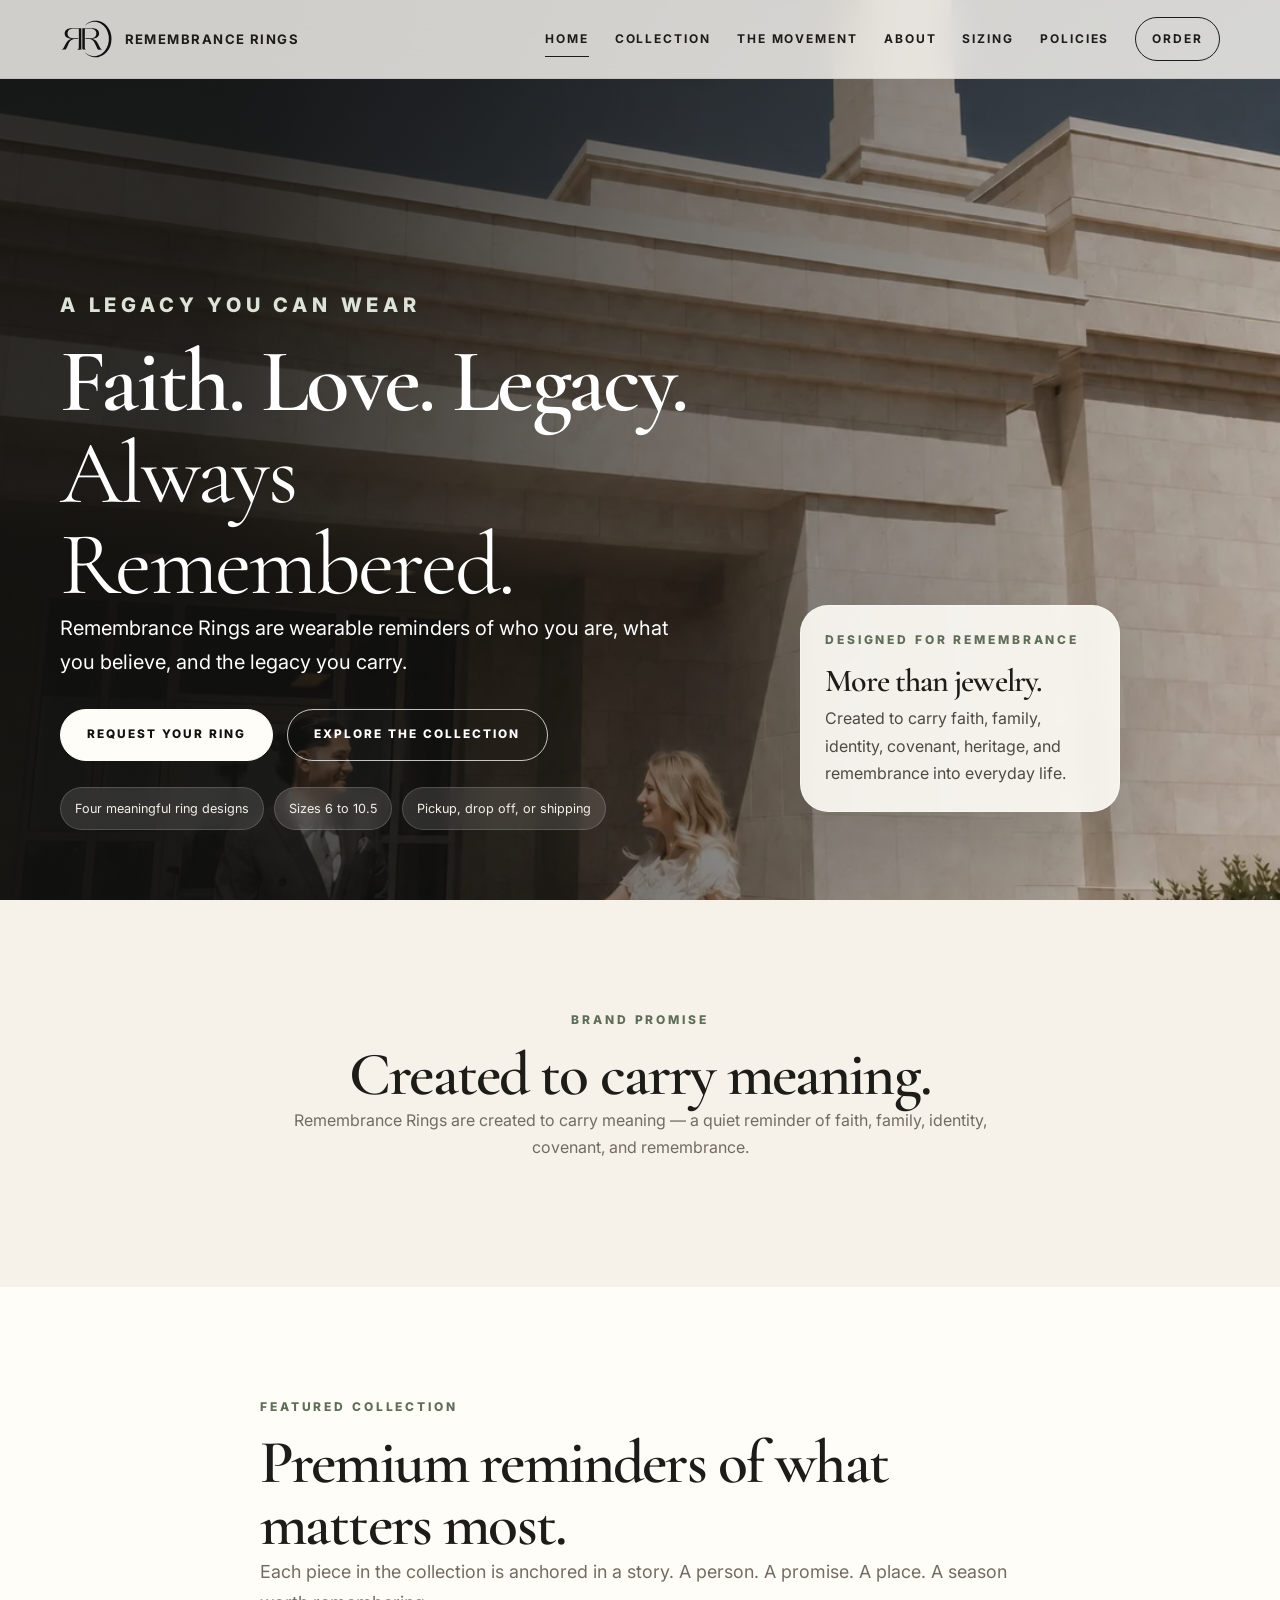
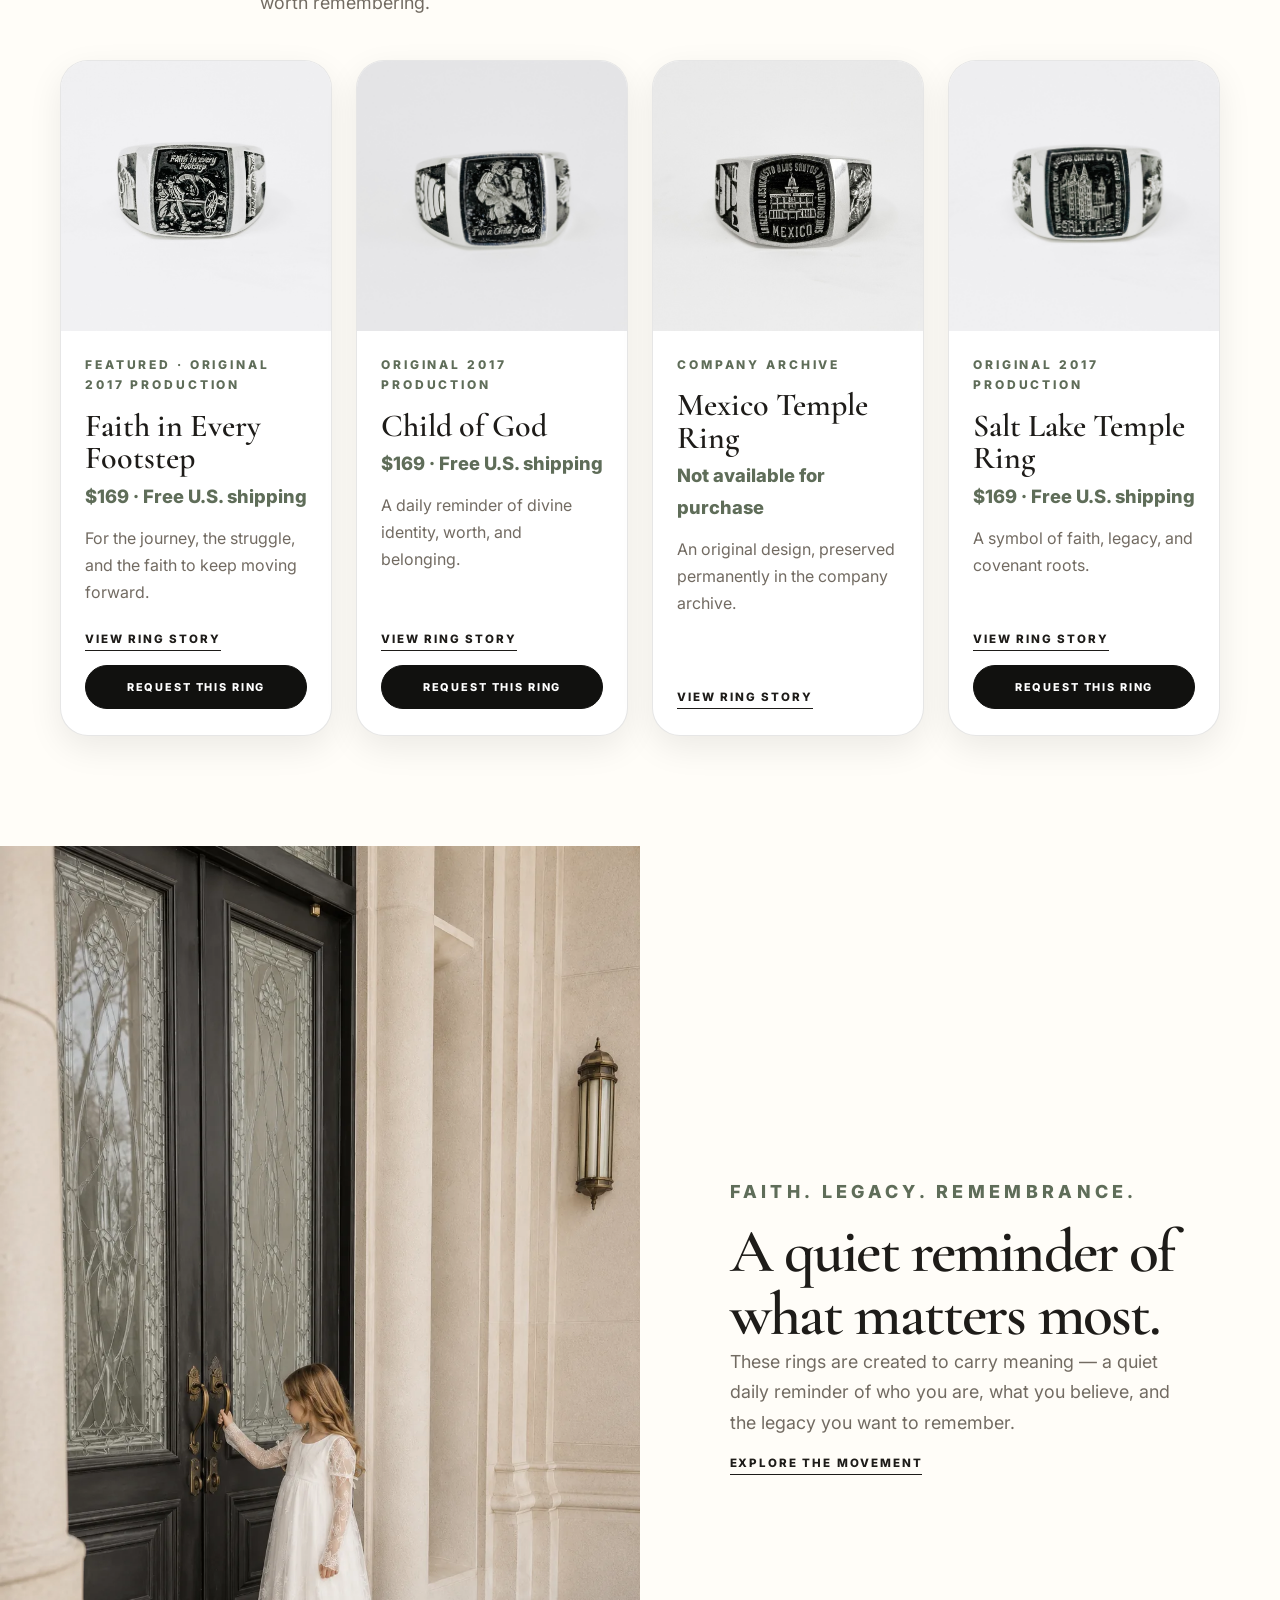
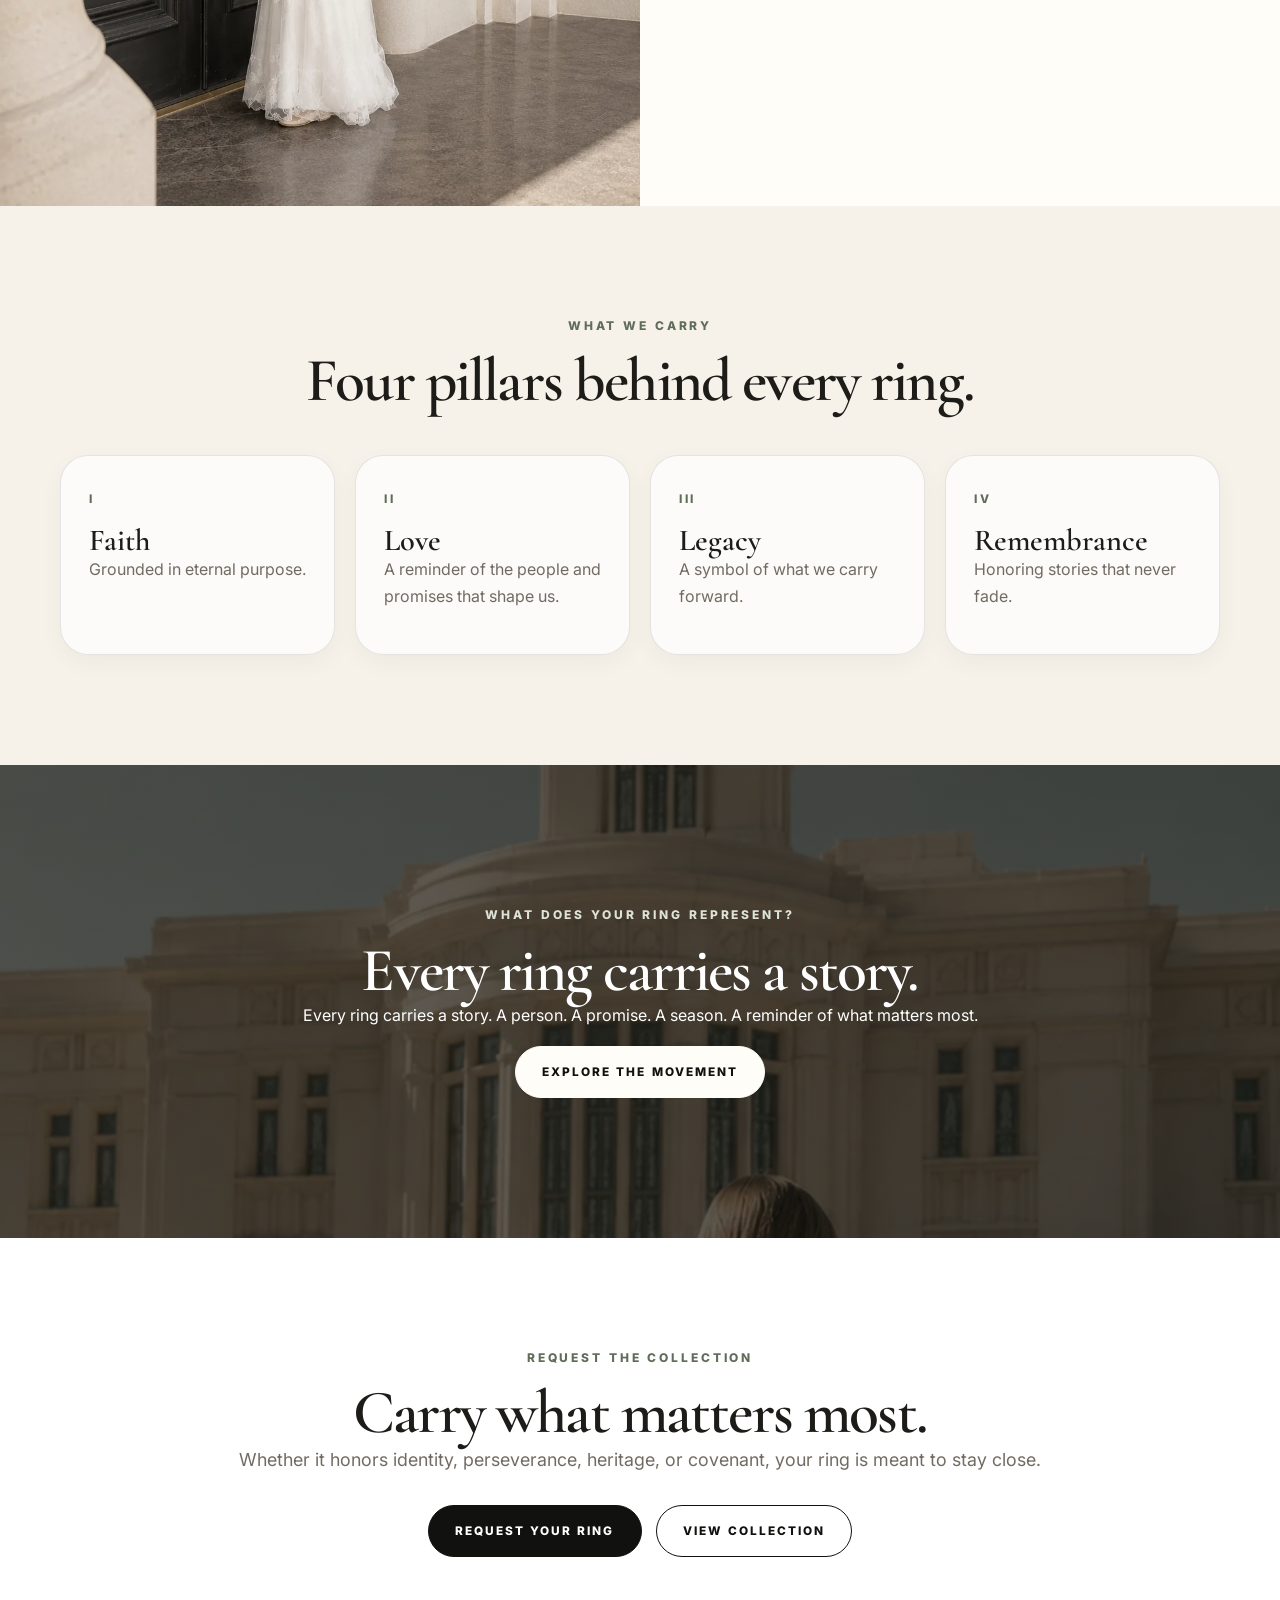
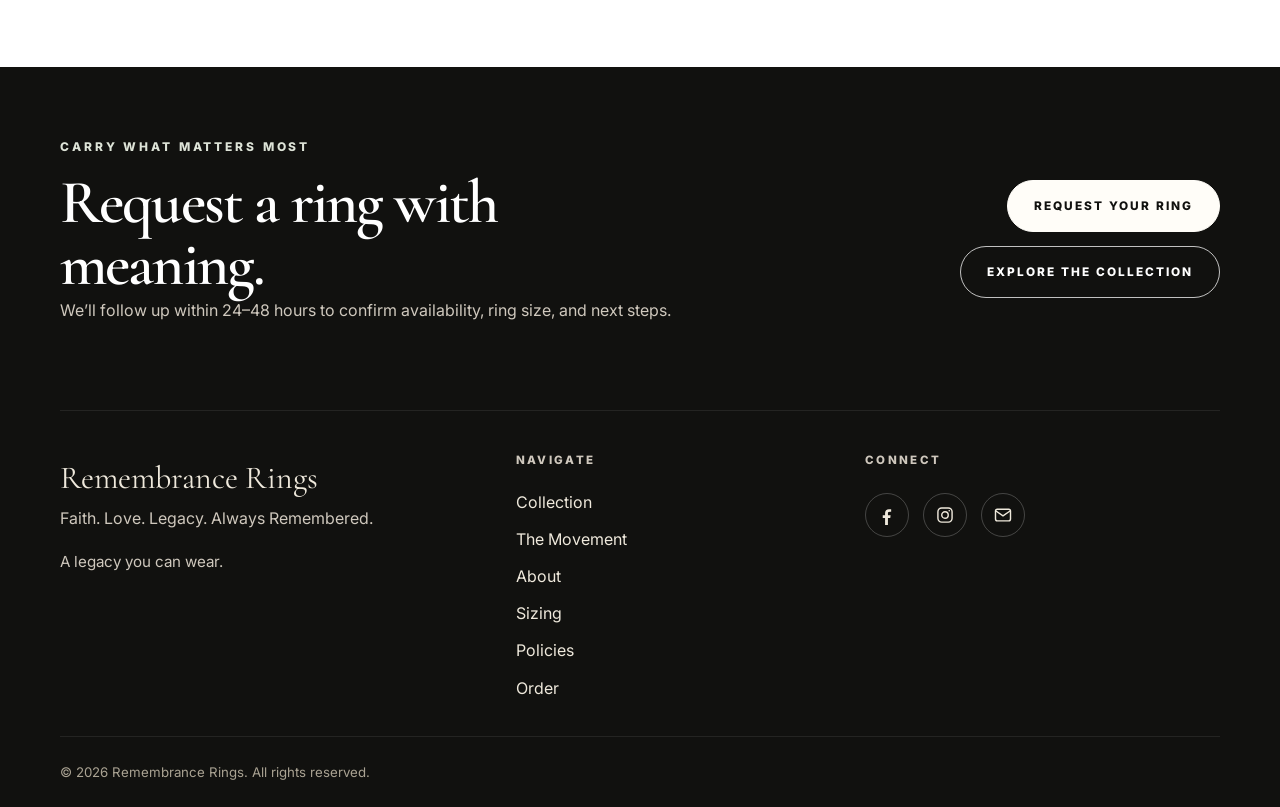
<file: index.html>
<!DOCTYPE html>
<html lang="en">
<head>
  <meta charset="UTF-8">
  <meta name="viewport" content="width=device-width, initial-scale=1.0">
  <title>Remembrance Rings | Faith. Love. Legacy. Always Remembered.</title>
  <meta name="description" content="Premium faith-centered rings created as daily reminders of identity, legacy, remembrance, and what matters most.">
  <meta name="theme-color" content="#11110f">
  <link rel="canonical" href="https://remembrancerings.com/">
  <meta property="og:title" content="Remembrance Rings | Faith. Love. Legacy. Always Remembered.">
  <meta property="og:description" content="Premium faith-centered rings created as daily reminders of identity, legacy, remembrance, and what matters most.">
  <meta property="og:image" content="https://remembrancerings.com/assets/photos/social-preview/remembrance-rings-preview.png">
  <meta property="og:url" content="https://remembrancerings.com/">
  <meta property="og:type" content="website">
  <meta name="twitter:card" content="summary_large_image">
  <meta name="twitter:title" content="Remembrance Rings | Faith. Love. Legacy. Always Remembered.">
  <meta name="twitter:description" content="Premium faith-centered rings created as daily reminders of identity, legacy, remembrance, and what matters most.">
  <meta name="twitter:image" content="https://remembrancerings.com/assets/photos/social-preview/remembrance-rings-preview.png">
  <link rel="icon" href="favicon.svg" type="image/svg+xml">
  <link rel="icon" href="favicon.ico" sizes="32x32">
  <link rel="apple-touch-icon" href="apple-touch-icon.png">
  <link rel="preconnect" href="https://fonts.googleapis.com">
  <link rel="preconnect" href="https://fonts.gstatic.com" crossorigin>
  <link href="https://fonts.googleapis.com/css2?family=Cormorant+Garamond:wght@400;500;600;700&family=Inter:wght@300;400;500;600;700;800&display=swap" rel="stylesheet">
  <link rel="stylesheet" href="styles.css">
</head>
<body>
<header class="site-header" data-header>
  <a class="skip-link" href="#main">Skip to content</a>
  <div class="container nav-shell">
    <a class="brand" href="index.html" aria-label="Remembrance Rings home">
      <img class="brand-mark-logo" src="assets/logo/rr-monogram-black.svg" alt="" width="53" height="40">
      <span class="brand-word">Remembrance Rings</span>
    </a>
    <button class="menu-toggle" type="button" aria-label="Open menu" aria-expanded="false" data-menu-toggle>
      <span></span><span></span><span></span>
    </button>
    <nav class="site-nav" data-site-nav>
      <a href="index.html" aria-current="page">Home</a>
      <a href="collection.html">Collection</a>
      <a href="movement.html">The Movement</a>
      <a href="about.html">About</a>
      <a href="sizing.html">Sizing</a>
      <a href="policies.html">Policies</a>
      <a class="nav-cta" href="order.html">Order</a>
    </nav>
  </div>
</header>
<main id="main">
  <section class="hero hero-home">
    <div class="hero-media"><img src="assets/photos/hero/remembrance-rings-hero-temple-couple-01.webp" alt="A couple outside the temple, reflecting the faith, love, and legacy behind Remembrance Rings"></div>
    <div class="hero-overlay"></div>
    <div class="container hero-shell">
      <div class="hero-content reveal is-visible">
        <p class="eyebrow light">A legacy you can wear</p>
        <h1>Faith. Love. Legacy.<br><span>Always Remembered.</span></h1>
        <p>Remembrance Rings are wearable reminders of who you are, what you believe, and the legacy you carry.</p>
        <div class="hero-actions">
          <a class="button" href="order.html">Request Your Ring</a>
          <a class="button ghost" href="collection.html">Explore the Collection</a>
        </div>
        <div class="hero-meta">
          <span>Four meaningful ring designs</span>
          <span>Sizes 6 to 10.5</span>
          <span>Pickup, drop off, or shipping</span>
        </div>
      </div>
      <aside class="hero-note reveal">
        <p class="eyebrow">Designed for Remembrance</p>
        <h2>More than jewelry.</h2>
        <p>Created to carry faith, family, identity, covenant, heritage, and remembrance into everyday life.</p>
      </aside>
    </div>
  </section>

  <section class="intro-section">
    <div class="container narrow center reveal">
      <p class="eyebrow">Brand Promise</p>
      <h2>Created to carry meaning.</h2>
      <p>Remembrance Rings are created to carry meaning — a quiet reminder of faith, family, identity, covenant, and remembrance.</p>
    </div>
  </section>

  <section class="section" id="collection">
    <div class="container section-heading reveal">
      <p class="eyebrow">Featured Collection</p>
      <h2>Premium reminders of what matters most.</h2>
      <p>Each piece in the collection is anchored in a story. A person. A promise. A place. A season worth remembering.</p>
    </div>
    <div class="container product-grid"><article class="product-card reveal">
  <a class="product-image" href="rings/faith-in-every-footstep.html"><img src="assets/photos/products/faith-in-every-footstep/faith-in-every-footstep-closeup-front-01.jpeg" alt="Faith in Every Footstep silver signet ring with black recessed engraving" loading="lazy"></a>
  <div class="product-card-body">
    <p class="eyebrow">Featured &middot; Original 2017 Production</p>
    <h3>Faith in Every Footstep</h3>
    <p class="price">$169 &middot; Free U.S. shipping</p>
    <p>For the journey, the struggle, and the faith to keep moving forward.</p>
    <div class="card-actions">
      <a class="text-link" href="rings/faith-in-every-footstep.html">View Ring Story</a>
      <a class="button small dark" href="order.html?ring=faith-in-every-footstep">Request This Ring</a>
    </div>
  </div>
</article><article class="product-card reveal">
  <a class="product-image" href="rings/child-of-god.html"><img src="assets/photos/products/child-of-god/child-of-god-closeup-front-01.jpeg" alt="Child of God silver signet ring with black recessed engraving" loading="lazy"></a>
  <div class="product-card-body">
    <p class="eyebrow">Original 2017 Production</p>
    <h3>Child of God</h3>
    <p class="price">$169 &middot; Free U.S. shipping</p>
    <p>A daily reminder of divine identity, worth, and belonging.</p>
    <div class="card-actions">
      <a class="text-link" href="rings/child-of-god.html">View Ring Story</a>
      <a class="button small dark" href="order.html?ring=child-of-god">Request This Ring</a>
    </div>
  </div>
</article><article class="product-card reveal">
  <a class="product-image" href="rings/mexico-temple.html"><img src="assets/photos/products/mexico-temple/mexico-temple-closeup-front-1.jpeg" alt="Mexico Temple Ring silver signet ring with black recessed engraving" loading="lazy"></a>
  <div class="product-card-body">
    <p class="eyebrow">Company Archive</p>
    <h3>Mexico Temple Ring</h3>
    <p class="price">Not available for purchase</p>
    <p>An original design, preserved permanently in the company archive.</p>
    <div class="card-actions">
      <a class="text-link" href="rings/mexico-temple.html">View Ring Story</a>
    </div>
  </div>
</article><article class="product-card reveal">
  <a class="product-image" href="rings/salt-lake-temple.html"><img src="assets/photos/products/salt-lake-temple/salt-lake-temple-closeup-front-2.jpeg" alt="Salt Lake Temple Ring silver signet ring with black recessed engraving" loading="lazy"></a>
  <div class="product-card-body">
    <p class="eyebrow">Original 2017 Production</p>
    <h3>Salt Lake Temple Ring</h3>
    <p class="price">$169 &middot; Free U.S. shipping</p>
    <p>A symbol of faith, legacy, and covenant roots.</p>
    <div class="card-actions">
      <a class="text-link" href="rings/salt-lake-temple.html">View Ring Story</a>
      <a class="button small dark" href="order.html?ring=salt-lake-temple">Request This Ring</a>
    </div>
  </div>
</article></div>
  </section>

  <section class="split-section">
    <div class="split-image"><img src="assets/photos/lifestyle/girl-temple-door-vertical.webp" alt="Child in white standing near temple doors"></div>
    <div class="split-copy reveal">
      <p class="eyebrow">Faith. Legacy. Remembrance.</p>
      <h2>A quiet reminder of what matters most.</h2>
      <p>These rings are created to carry meaning — a quiet daily reminder of who you are, what you believe, and the legacy you want to remember.</p>
      <a class="text-link" href="movement.html">Explore the Movement</a>
    </div>
  </section>

  <section class="section values values-soft">
    <div class="container section-heading narrow center reveal">
      <p class="eyebrow">What We Carry</p>
      <h2>Four pillars behind every ring.</h2>
    </div>
    <div class="container value-grid">
      <article class="reveal"><span>I</span><h3>Faith</h3><p>Grounded in eternal purpose.</p></article>
      <article class="reveal"><span>II</span><h3>Love</h3><p>A reminder of the people and promises that shape us.</p></article>
      <article class="reveal"><span>III</span><h3>Legacy</h3><p>A symbol of what we carry forward.</p></article>
      <article class="reveal"><span>IV</span><h3>Remembrance</h3><p>Honoring stories that never fade.</p></article>
    </div>
  </section>

  <section class="movement-preview">
    <div class="container narrow center reveal">
      <p class="eyebrow light">What Does Your Ring Represent?</p>
      <h2>Every ring carries a story.</h2>
      <p>Every ring carries a story. A person. A promise. A season. A reminder of what matters most.</p>
      <a class="button" href="movement.html">Explore the Movement</a>
    </div>
  </section>

  <section class="section final-cta">
    <div class="container center reveal">
      <p class="eyebrow">Request the Collection</p>
      <h2>Carry what matters most.</h2>
      <p class="cta-support">Whether it honors identity, perseverance, heritage, or covenant, your ring is meant to stay close.</p>
      <div class="hero-actions center-actions"><a class="button dark" href="order.html">Request Your Ring</a><a class="button outline" href="collection.html">View Collection</a></div>
    </div>
  </section>
</main>
<footer class="footer">
  <div class="container footer-top-cta reveal">
    <div>
      <p class="eyebrow light">Carry what matters most</p>
      <h2>Request a ring with meaning.</h2>
      <p>We’ll follow up within 24–48 hours to confirm availability, ring size, and next steps.</p>
    </div>
    <div class="footer-top-actions">
      <a class="button" href="order.html">Request Your Ring</a>
      <a class="button ghost" href="collection.html">Explore the Collection</a>
    </div>
  </div>
  <div class="container footer-grid">
    <div class="footer-brand-block">
      <a class="footer-brand" href="index.html">Remembrance Rings</a>
      <p>Faith. Love. Legacy. Always Remembered.</p>
      <p class="footer-small">A legacy you can wear.</p>
    </div>
    <div class="footer-links">
      <span class="footer-label">Navigate</span>
      <a href="collection.html">Collection</a>
      <a href="movement.html">The Movement</a>
      <a href="about.html">About</a>
      <a href="sizing.html">Sizing</a>
      <a href="policies.html">Policies</a>
      <a href="order.html">Order</a>
    </div>
    <div class="footer-links">
      <span class="footer-label">Connect</span>
      <div class="footer-social">
        <a href="https://www.facebook.com/remembrancerings" target="_blank" rel="noopener" aria-label="Remembrance Rings on Facebook"><svg viewBox="0 0 24 24" fill="currentColor" aria-hidden="true" focusable="false"><path d="M15.12 8.05H17V5.1a24.6 24.6 0 0 0-2.74-.14c-2.71 0-4.57 1.66-4.57 4.7v2.59H6.9v3.3h2.79V24h3.44v-8.35h2.78l.42-3.3h-3.2V9.98c0-.95.26-1.6 1.63-1.6z"/></svg></a>
        <a href="https://www.instagram.com/remembrancerings/" target="_blank" rel="noopener" aria-label="Remembrance Rings on Instagram"><svg viewBox="0 0 24 24" fill="none" stroke="currentColor" stroke-width="1.7" aria-hidden="true" focusable="false"><rect x="3.5" y="3.5" width="17" height="17" rx="4.6"/><circle cx="12" cy="12" r="3.9"/><circle cx="17.1" cy="6.9" r="1" fill="currentColor" stroke="none"/></svg></a>
        <a href="mailto:remembrancerings1@gmail.com" aria-label="Email Remembrance Rings"><svg viewBox="0 0 24 24" fill="none" stroke="currentColor" stroke-width="1.7" stroke-linecap="round" stroke-linejoin="round" aria-hidden="true" focusable="false"><rect x="3" y="5" width="18" height="14" rx="2.2"/><path d="m4 7.5 8 5.5 8-5.5"/></svg></a>
      </div>
    </div>
  </div>
  <div class="container footer-bottom">© 2026 Remembrance Rings. All rights reserved.</div>
</footer>
<script src="script.js"></script>
</body>
</html>
</file>
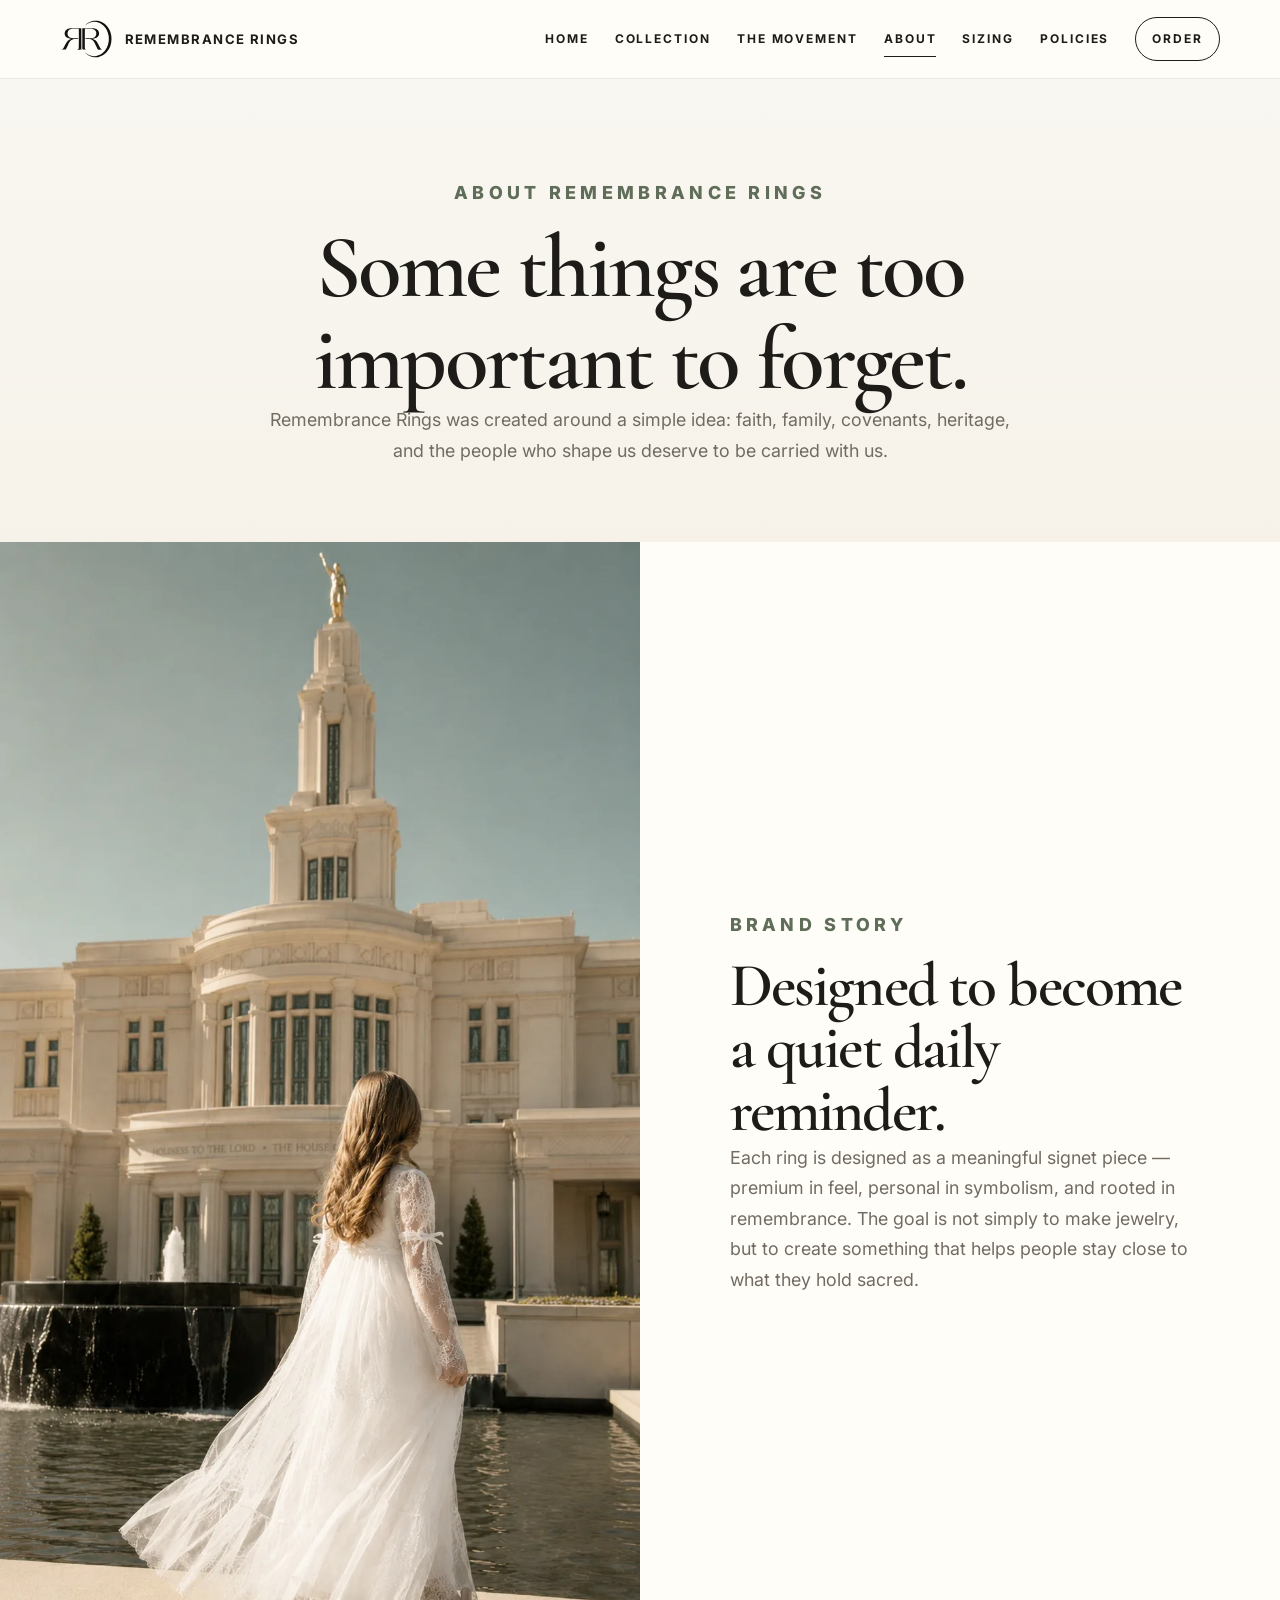
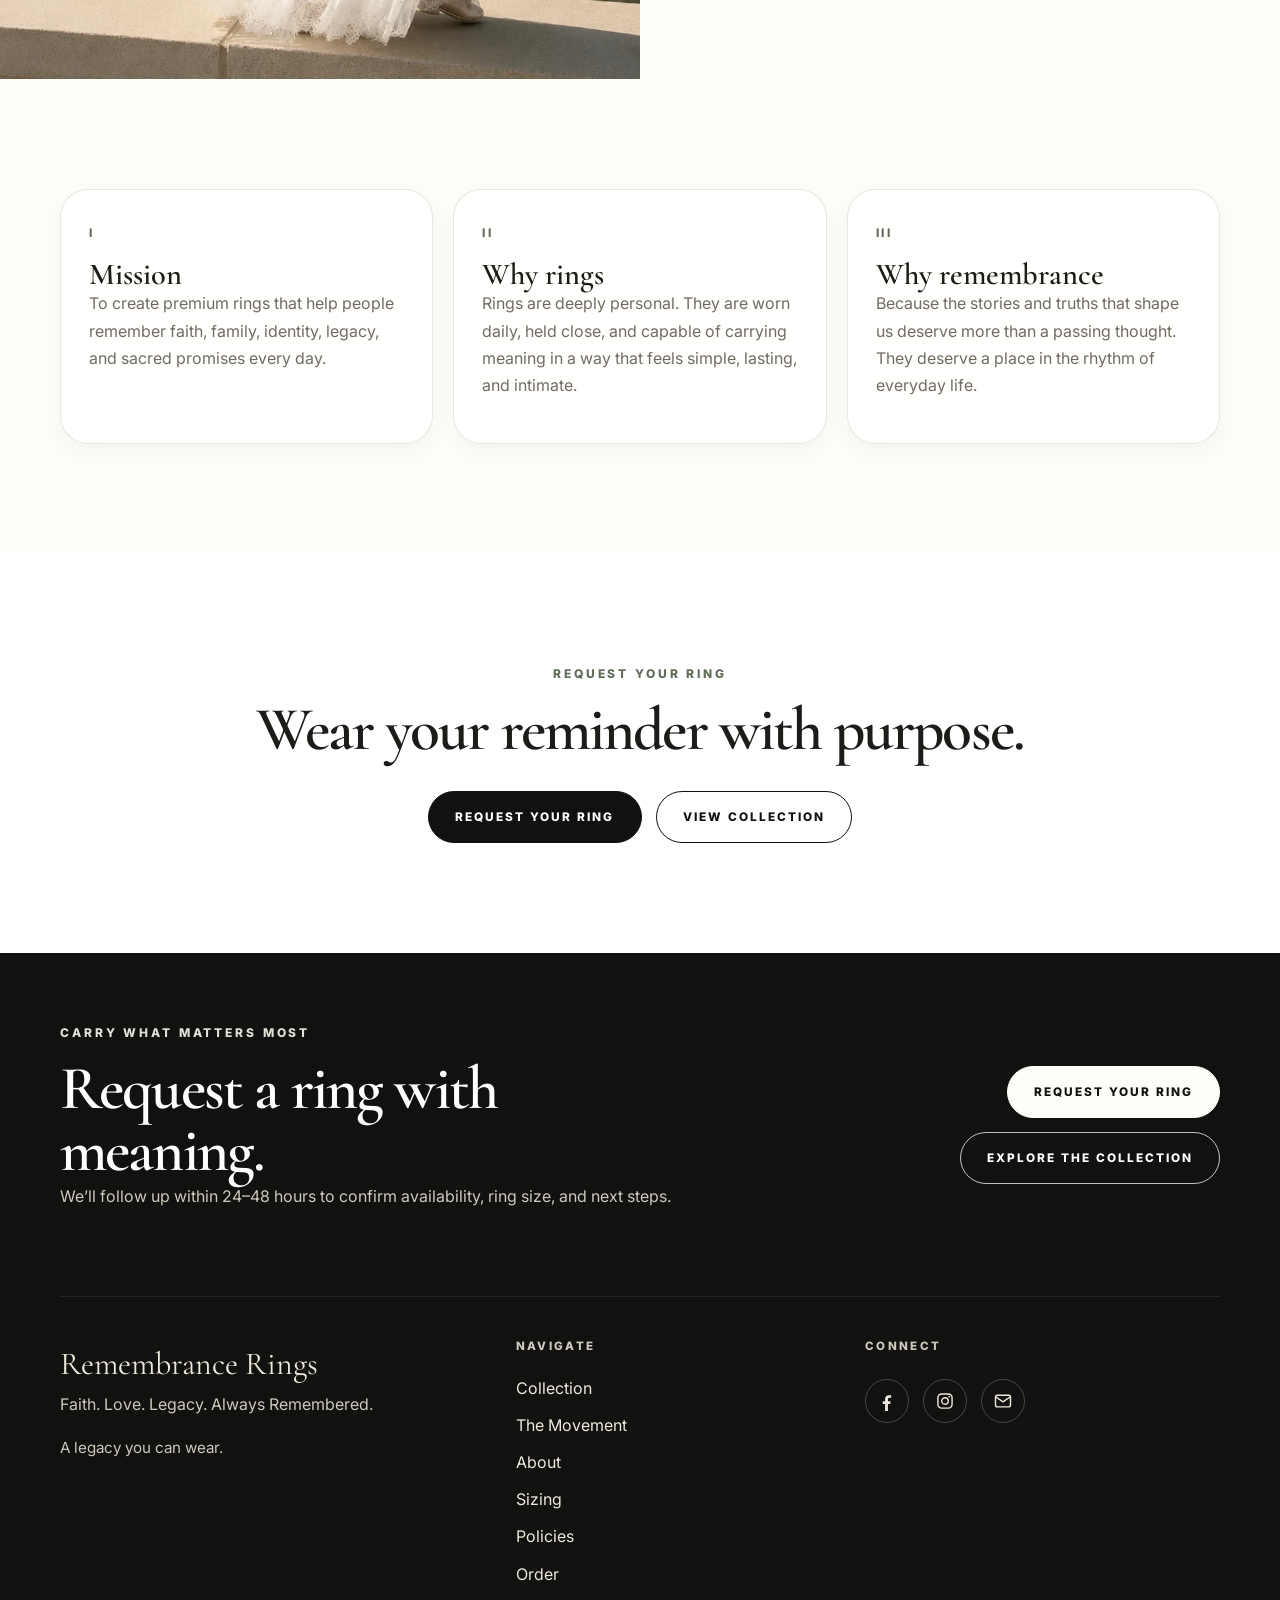
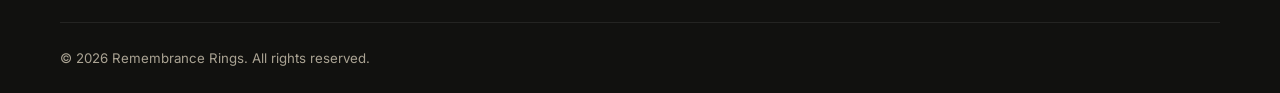
<file: about.html>
<!DOCTYPE html>
<html lang="en">
<head>
  <meta charset="UTF-8">
  <meta name="viewport" content="width=device-width, initial-scale=1.0">
  <title>About | Remembrance Rings</title>
  <meta name="description" content="Learn about the story, mission, and meaning behind Remembrance Rings.">
  <meta name="theme-color" content="#11110f">
  <link rel="canonical" href="https://remembrancerings.com/about.html">
  <meta property="og:title" content="About | Remembrance Rings">
  <meta property="og:description" content="Learn about the story, mission, and meaning behind Remembrance Rings.">
  <meta property="og:image" content="https://remembrancerings.com/assets/photos/social-preview/remembrance-rings-preview.png">
  <meta property="og:url" content="https://remembrancerings.com/about.html">
  <meta property="og:type" content="website">
  <meta name="twitter:card" content="summary_large_image">
  <meta name="twitter:title" content="About | Remembrance Rings">
  <meta name="twitter:description" content="Learn about the story, mission, and meaning behind Remembrance Rings.">
  <meta name="twitter:image" content="https://remembrancerings.com/assets/photos/social-preview/remembrance-rings-preview.png">
  <link rel="icon" href="favicon.svg" type="image/svg+xml">
  <link rel="icon" href="favicon.ico" sizes="32x32">
  <link rel="apple-touch-icon" href="apple-touch-icon.png">
  <link rel="preconnect" href="https://fonts.googleapis.com">
  <link rel="preconnect" href="https://fonts.gstatic.com" crossorigin>
  <link href="https://fonts.googleapis.com/css2?family=Cormorant+Garamond:wght@400;500;600;700&family=Inter:wght@300;400;500;600;700;800&display=swap" rel="stylesheet">
  <link rel="stylesheet" href="styles.css">
</head>
<body>
<header class="site-header" data-header>
  <a class="skip-link" href="#main">Skip to content</a>
  <div class="container nav-shell">
    <a class="brand" href="index.html" aria-label="Remembrance Rings home">
      <img class="brand-mark-logo" src="assets/logo/rr-monogram-black.svg" alt="" width="53" height="40">
      <span class="brand-word">Remembrance Rings</span>
    </a>
    <button class="menu-toggle" type="button" aria-label="Open menu" aria-expanded="false" data-menu-toggle>
      <span></span><span></span><span></span>
    </button>
    <nav class="site-nav" data-site-nav>
      <a href="index.html">Home</a>
      <a href="collection.html">Collection</a>
      <a href="movement.html">The Movement</a>
      <a href="about.html" aria-current="page">About</a>
      <a href="sizing.html">Sizing</a>
      <a href="policies.html">Policies</a>
      <a class="nav-cta" href="order.html">Order</a>
    </nav>
  </div>
</header>
<main id="main" class="page-main">
  <section class="page-hero page-hero-soft">
    <div class="container narrow center reveal is-visible">
      <p class="eyebrow">About Remembrance Rings</p>
      <h1>Some things are too important to forget.</h1>
      <p>Remembrance Rings was created around a simple idea: faith, family, covenants, heritage, and the people who shape us deserve to be carried with us.</p>
    </div>
  </section>
  <section class="split-section about-split">
    <div class="split-image"><img src="assets/photos/lifestyle/girl-temple-fountain-vertical.webp" alt="Child in white dress standing near a temple fountain"></div>
    <div class="split-copy reveal">
      <p class="eyebrow">Brand Story</p>
      <h2>Designed to become a quiet daily reminder.</h2>
      <p>Each ring is designed as a meaningful signet piece — premium in feel, personal in symbolism, and rooted in remembrance. The goal is not simply to make jewelry, but to create something that helps people stay close to what they hold sacred.</p>
    </div>
  </section>
  <section class="section">
    <div class="container value-grid three">
      <article class="reveal"><span>I</span><h3>Mission</h3><p>To create premium rings that help people remember faith, family, identity, legacy, and sacred promises every day.</p></article>
      <article class="reveal"><span>II</span><h3>Why rings</h3><p>Rings are deeply personal. They are worn daily, held close, and capable of carrying meaning in a way that feels simple, lasting, and intimate.</p></article>
      <article class="reveal"><span>III</span><h3>Why remembrance</h3><p>Because the stories and truths that shape us deserve more than a passing thought. They deserve a place in the rhythm of everyday life.</p></article>
    </div>
  </section>
  <section class="section final-cta">
    <div class="container center reveal">
      <p class="eyebrow">Request Your Ring</p>
      <h2>Wear your reminder with purpose.</h2>
      <div class="hero-actions center-actions"><a class="button dark" href="order.html">Request Your Ring</a><a class="button outline" href="collection.html">View Collection</a></div>
    </div>
  </section>
</main>
<footer class="footer">
  <div class="container footer-top-cta reveal">
    <div>
      <p class="eyebrow light">Carry what matters most</p>
      <h2>Request a ring with meaning.</h2>
      <p>We’ll follow up within 24–48 hours to confirm availability, ring size, and next steps.</p>
    </div>
    <div class="footer-top-actions">
      <a class="button" href="order.html">Request Your Ring</a>
      <a class="button ghost" href="collection.html">Explore the Collection</a>
    </div>
  </div>
  <div class="container footer-grid">
    <div class="footer-brand-block">
      <a class="footer-brand" href="index.html">Remembrance Rings</a>
      <p>Faith. Love. Legacy. Always Remembered.</p>
      <p class="footer-small">A legacy you can wear.</p>
    </div>
    <div class="footer-links">
      <span class="footer-label">Navigate</span>
      <a href="collection.html">Collection</a>
      <a href="movement.html">The Movement</a>
      <a href="about.html">About</a>
      <a href="sizing.html">Sizing</a>
      <a href="policies.html">Policies</a>
      <a href="order.html">Order</a>
    </div>
    <div class="footer-links">
      <span class="footer-label">Connect</span>
      <div class="footer-social">
        <a href="https://www.facebook.com/remembrancerings" target="_blank" rel="noopener" aria-label="Remembrance Rings on Facebook"><svg viewBox="0 0 24 24" fill="currentColor" aria-hidden="true" focusable="false"><path d="M15.12 8.05H17V5.1a24.6 24.6 0 0 0-2.74-.14c-2.71 0-4.57 1.66-4.57 4.7v2.59H6.9v3.3h2.79V24h3.44v-8.35h2.78l.42-3.3h-3.2V9.98c0-.95.26-1.6 1.63-1.6z"/></svg></a>
        <a href="https://www.instagram.com/remembrancerings/" target="_blank" rel="noopener" aria-label="Remembrance Rings on Instagram"><svg viewBox="0 0 24 24" fill="none" stroke="currentColor" stroke-width="1.7" aria-hidden="true" focusable="false"><rect x="3.5" y="3.5" width="17" height="17" rx="4.6"/><circle cx="12" cy="12" r="3.9"/><circle cx="17.1" cy="6.9" r="1" fill="currentColor" stroke="none"/></svg></a>
        <a href="mailto:remembrancerings1@gmail.com" aria-label="Email Remembrance Rings"><svg viewBox="0 0 24 24" fill="none" stroke="currentColor" stroke-width="1.7" stroke-linecap="round" stroke-linejoin="round" aria-hidden="true" focusable="false"><rect x="3" y="5" width="18" height="14" rx="2.2"/><path d="m4 7.5 8 5.5 8-5.5"/></svg></a>
      </div>
    </div>
  </div>
  <div class="container footer-bottom">© 2026 Remembrance Rings. All rights reserved.</div>
</footer>
<script src="script.js"></script>
</body>
</html>
</file>
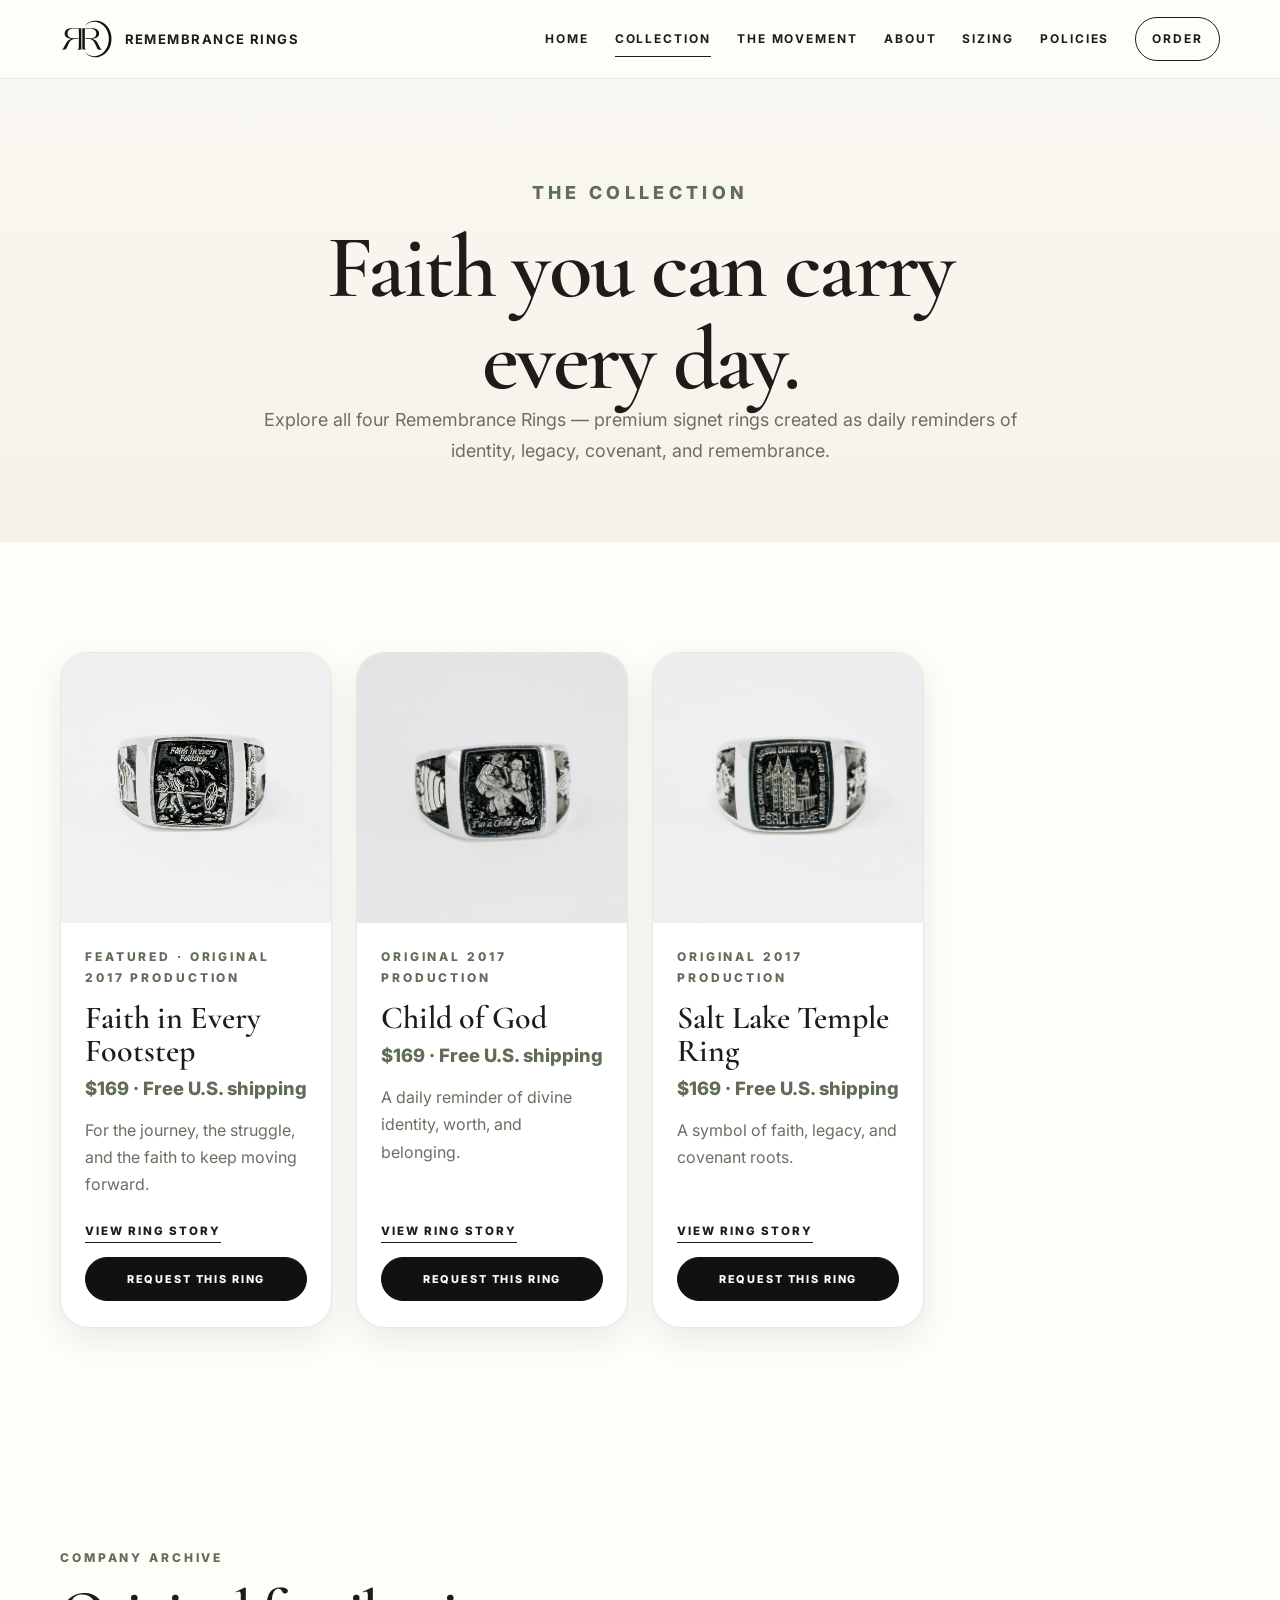
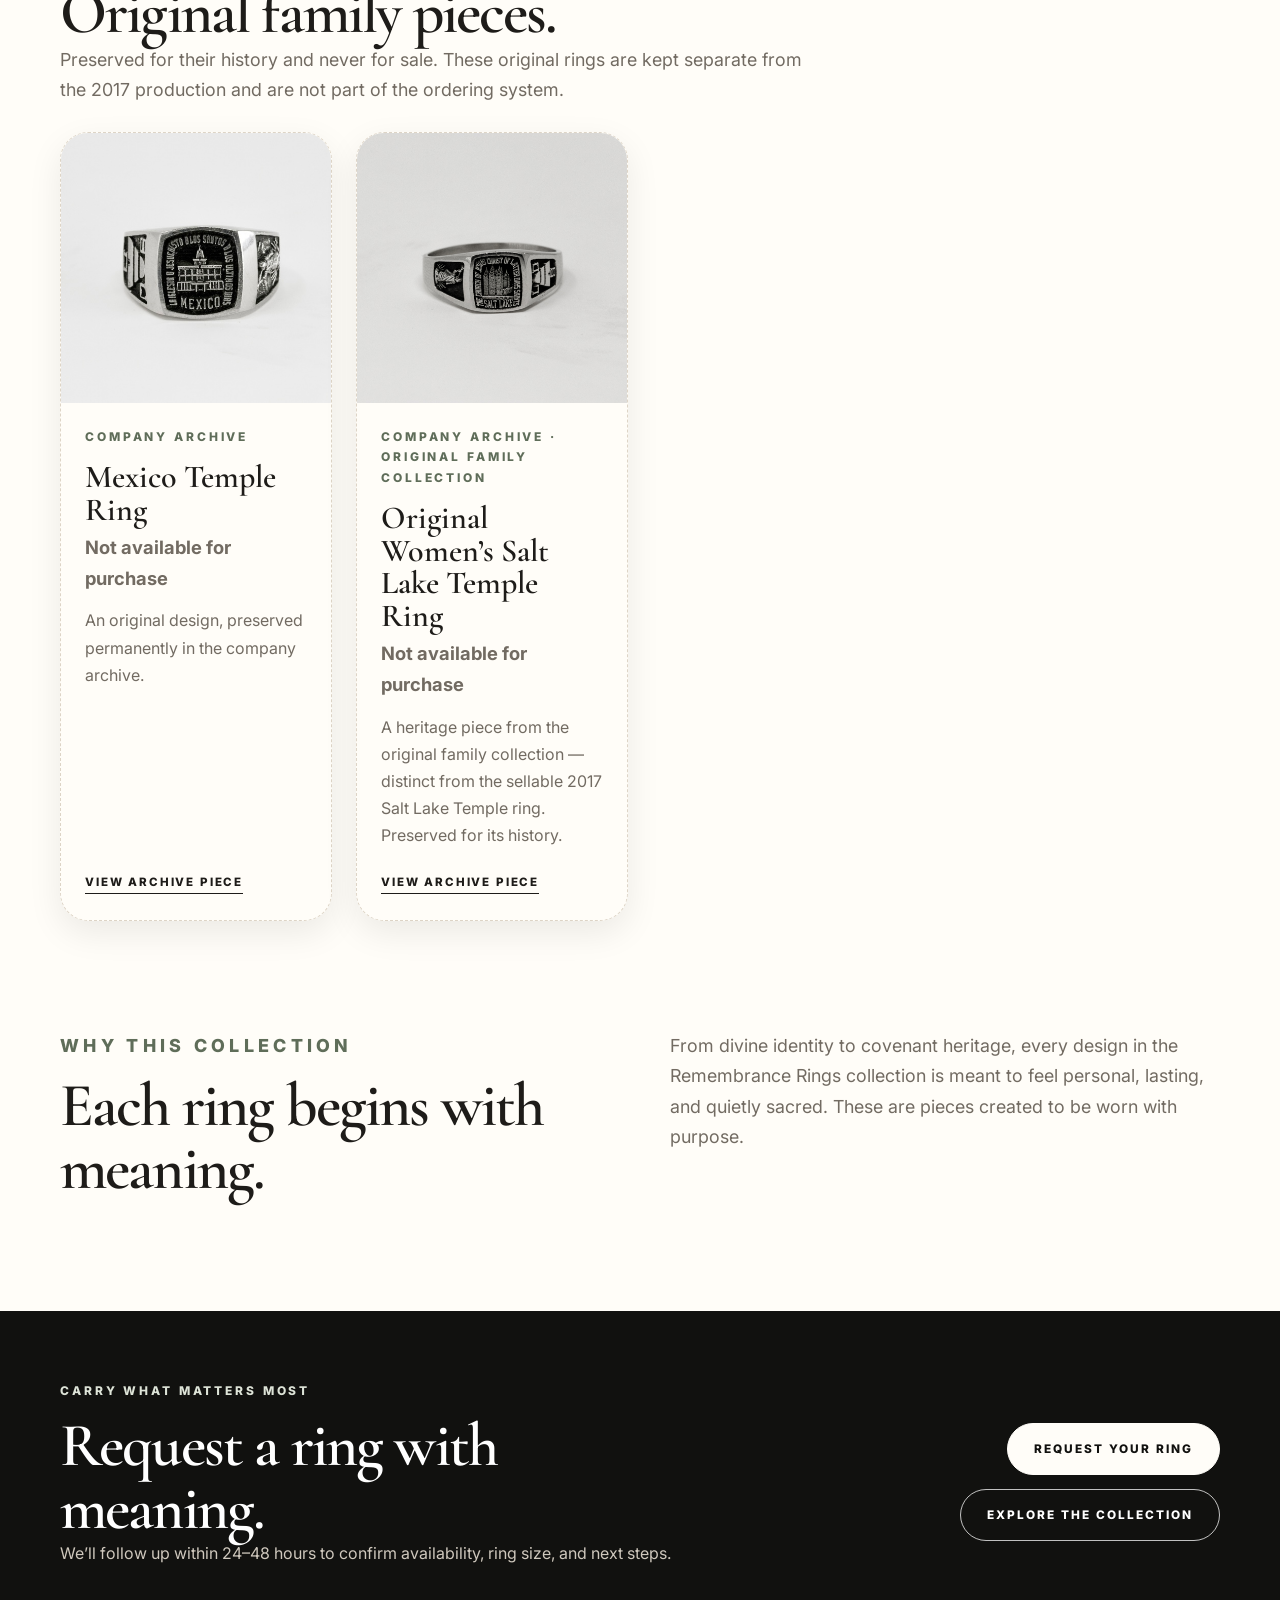
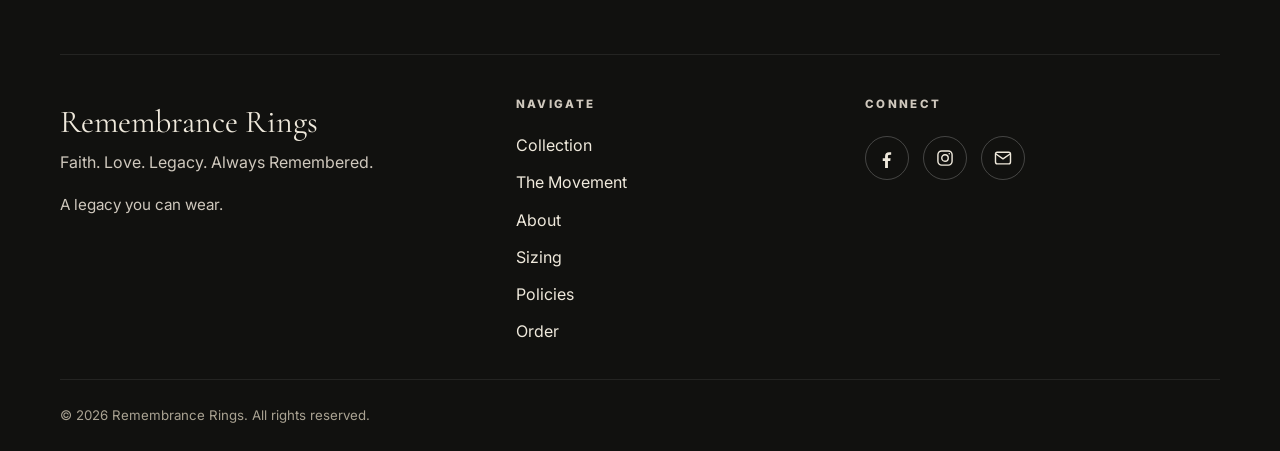
<file: collection.html>
<!DOCTYPE html>
<html lang="en">
<head>
  <meta charset="UTF-8">
  <meta name="viewport" content="width=device-width, initial-scale=1.0">
  <title>Collection | Remembrance Rings</title>
  <meta name="description" content="Explore premium faith-centered Remembrance Rings created as daily reminders of identity, legacy, covenant, and remembrance.">
  <meta name="theme-color" content="#11110f">
  <link rel="canonical" href="https://remembrancerings.com/collection.html">
  <meta property="og:title" content="Collection | Remembrance Rings">
  <meta property="og:description" content="Explore premium faith-centered Remembrance Rings created as daily reminders of identity, legacy, covenant, and remembrance.">
  <meta property="og:image" content="https://remembrancerings.com/assets/photos/social-preview/remembrance-rings-preview.png">
  <meta property="og:url" content="https://remembrancerings.com/collection.html">
  <meta property="og:type" content="website">
  <meta name="twitter:card" content="summary_large_image">
  <meta name="twitter:title" content="Collection | Remembrance Rings">
  <meta name="twitter:description" content="Explore premium faith-centered Remembrance Rings created as daily reminders of identity, legacy, covenant, and remembrance.">
  <meta name="twitter:image" content="https://remembrancerings.com/assets/photos/social-preview/remembrance-rings-preview.png">
  <link rel="icon" href="favicon.svg" type="image/svg+xml">
  <link rel="icon" href="favicon.ico" sizes="32x32">
  <link rel="apple-touch-icon" href="apple-touch-icon.png">
  <link rel="preconnect" href="https://fonts.googleapis.com">
  <link rel="preconnect" href="https://fonts.gstatic.com" crossorigin>
  <link href="https://fonts.googleapis.com/css2?family=Cormorant+Garamond:wght@400;500;600;700&family=Inter:wght@300;400;500;600;700;800&display=swap" rel="stylesheet">
  <link rel="stylesheet" href="styles.css">
</head>
<body>
<header class="site-header" data-header>
  <a class="skip-link" href="#main">Skip to content</a>
  <div class="container nav-shell">
    <a class="brand" href="index.html" aria-label="Remembrance Rings home">
      <img class="brand-mark-logo" src="assets/logo/rr-monogram-black.svg" alt="" width="53" height="40">
      <span class="brand-word">Remembrance Rings</span>
    </a>
    <button class="menu-toggle" type="button" aria-label="Open menu" aria-expanded="false" data-menu-toggle>
      <span></span><span></span><span></span>
    </button>
    <nav class="site-nav" data-site-nav>
      <a href="index.html">Home</a>
      <a href="collection.html" aria-current="page">Collection</a>
      <a href="movement.html">The Movement</a>
      <a href="about.html">About</a>
      <a href="sizing.html">Sizing</a>
      <a href="policies.html">Policies</a>
      <a class="nav-cta" href="order.html">Order</a>
    </nav>
  </div>
</header>
<main id="main" class="page-main">
  <section class="page-hero page-hero-soft">
    <div class="container narrow center reveal is-visible">
      <p class="eyebrow">The Collection</p>
      <h1>Faith you can carry every day.</h1>
      <p>Explore all four Remembrance Rings — premium signet rings created as daily reminders of identity, legacy, covenant, and remembrance.</p>
    </div>
  </section>
  <section class="section">
    <div class="container product-grid catalog"><article class="product-card reveal">
  <a class="product-image" href="rings/faith-in-every-footstep.html"><img src="assets/photos/products/faith-in-every-footstep/faith-in-every-footstep-closeup-front-01.jpeg" alt="Faith in Every Footstep silver signet ring with black recessed engraving" loading="lazy"></a>
  <div class="product-card-body">
    <p class="eyebrow">Featured &middot; Original 2017 Production</p>
    <h3>Faith in Every Footstep</h3>
    <p class="price">$169 &middot; Free U.S. shipping</p>
    <p>For the journey, the struggle, and the faith to keep moving forward.</p>
    <div class="card-actions">
      <a class="text-link" href="rings/faith-in-every-footstep.html">View Ring Story</a>
      <a class="button small dark" href="order.html?ring=faith-in-every-footstep">Request This Ring</a>
    </div>
  </div>
</article><article class="product-card reveal">
  <a class="product-image" href="rings/child-of-god.html"><img src="assets/photos/products/child-of-god/child-of-god-closeup-front-01.jpeg" alt="Child of God silver signet ring with black recessed engraving" loading="lazy"></a>
  <div class="product-card-body">
    <p class="eyebrow">Original 2017 Production</p>
    <h3>Child of God</h3>
    <p class="price">$169 &middot; Free U.S. shipping</p>
    <p>A daily reminder of divine identity, worth, and belonging.</p>
    <div class="card-actions">
      <a class="text-link" href="rings/child-of-god.html">View Ring Story</a>
      <a class="button small dark" href="order.html?ring=child-of-god">Request This Ring</a>
    </div>
  </div>
</article><article class="product-card reveal">
  <a class="product-image" href="rings/salt-lake-temple.html"><img src="assets/photos/products/salt-lake-temple/salt-lake-temple-closeup-front-2.jpeg" alt="Salt Lake Temple Ring silver signet ring with black recessed engraving" loading="lazy"></a>
  <div class="product-card-body">
    <p class="eyebrow">Original 2017 Production</p>
    <h3>Salt Lake Temple Ring</h3>
    <p class="price">$169 &middot; Free U.S. shipping</p>
    <p>A symbol of faith, legacy, and covenant roots.</p>
    <div class="card-actions">
      <a class="text-link" href="rings/salt-lake-temple.html">View Ring Story</a>
      <a class="button small dark" href="order.html?ring=salt-lake-temple">Request This Ring</a>
    </div>
  </div>
</article></div>
  </section>
  <section class="section archive-section">
    <div class="container">
      <div class="section-heading reveal">
        <p class="eyebrow">Company Archive</p>
        <h2>Original family pieces.</h2>
        <p>Preserved for their history and never for sale. These original rings are kept separate from the 2017 production and are not part of the ordering system.</p>
      </div>
      <div class="product-grid catalog archive-grid"><article class="product-card reveal is-archive">
  <a class="product-image" href="rings/mexico-temple.html"><img src="assets/photos/products/mexico-temple/mexico-temple-closeup-front-1.jpeg" alt="Mexico Temple Ring silver signet ring with black recessed engraving" loading="lazy"></a>
  <div class="product-card-body">
    <p class="eyebrow">Company Archive</p>
    <h3>Mexico Temple Ring</h3>
    <p class="price">Not available for purchase</p>
    <p>An original design, preserved permanently in the company archive.</p>
    <div class="card-actions">
      <a class="text-link" href="rings/mexico-temple.html">View Archive Piece</a>
    </div>
  </div>
</article><article class="product-card reveal is-archive">
  <a class="product-image" href="rings/original-salt-lake-temple.html"><img src="assets/photos/archive/original-womens-salt-lake-temple/original-womens-salt-lake-temple-front.jpeg" alt="Original women's Salt Lake Temple ring, front view" loading="lazy"></a>
  <div class="product-card-body">
    <p class="eyebrow">Company Archive &middot; Original Family Collection</p>
    <h3>Original Women&rsquo;s Salt Lake Temple Ring</h3>
    <p class="price">Not available for purchase</p>
    <p>A heritage piece from the original family collection &mdash; distinct from the sellable 2017 Salt Lake Temple ring. Preserved for its history.</p>
    <div class="card-actions">
      <a class="text-link" href="rings/original-salt-lake-temple.html">View Archive Piece</a>
    </div>
  </div>
</article></div>
    </div>
  </section>
  <section class="section collection-support">
    <div class="container two-col reveal">
      <div>
        <p class="eyebrow">Why This Collection</p>
        <h2>Each ring begins with meaning.</h2>
      </div>
      <p>From divine identity to covenant heritage, every design in the Remembrance Rings collection is meant to feel personal, lasting, and quietly sacred. These are pieces created to be worn with purpose.</p>
    </div>
  </section>
</main>
<footer class="footer">
  <div class="container footer-top-cta reveal">
    <div>
      <p class="eyebrow light">Carry what matters most</p>
      <h2>Request a ring with meaning.</h2>
      <p>We’ll follow up within 24–48 hours to confirm availability, ring size, and next steps.</p>
    </div>
    <div class="footer-top-actions">
      <a class="button" href="order.html">Request Your Ring</a>
      <a class="button ghost" href="collection.html">Explore the Collection</a>
    </div>
  </div>
  <div class="container footer-grid">
    <div class="footer-brand-block">
      <a class="footer-brand" href="index.html">Remembrance Rings</a>
      <p>Faith. Love. Legacy. Always Remembered.</p>
      <p class="footer-small">A legacy you can wear.</p>
    </div>
    <div class="footer-links">
      <span class="footer-label">Navigate</span>
      <a href="collection.html">Collection</a>
      <a href="movement.html">The Movement</a>
      <a href="about.html">About</a>
      <a href="sizing.html">Sizing</a>
      <a href="policies.html">Policies</a>
      <a href="order.html">Order</a>
    </div>
    <div class="footer-links">
      <span class="footer-label">Connect</span>
      <div class="footer-social">
        <a href="https://www.facebook.com/remembrancerings" target="_blank" rel="noopener" aria-label="Remembrance Rings on Facebook"><svg viewBox="0 0 24 24" fill="currentColor" aria-hidden="true" focusable="false"><path d="M15.12 8.05H17V5.1a24.6 24.6 0 0 0-2.74-.14c-2.71 0-4.57 1.66-4.57 4.7v2.59H6.9v3.3h2.79V24h3.44v-8.35h2.78l.42-3.3h-3.2V9.98c0-.95.26-1.6 1.63-1.6z"/></svg></a>
        <a href="https://www.instagram.com/remembrancerings/" target="_blank" rel="noopener" aria-label="Remembrance Rings on Instagram"><svg viewBox="0 0 24 24" fill="none" stroke="currentColor" stroke-width="1.7" aria-hidden="true" focusable="false"><rect x="3.5" y="3.5" width="17" height="17" rx="4.6"/><circle cx="12" cy="12" r="3.9"/><circle cx="17.1" cy="6.9" r="1" fill="currentColor" stroke="none"/></svg></a>
        <a href="mailto:remembrancerings1@gmail.com" aria-label="Email Remembrance Rings"><svg viewBox="0 0 24 24" fill="none" stroke="currentColor" stroke-width="1.7" stroke-linecap="round" stroke-linejoin="round" aria-hidden="true" focusable="false"><rect x="3" y="5" width="18" height="14" rx="2.2"/><path d="m4 7.5 8 5.5 8-5.5"/></svg></a>
      </div>
    </div>
  </div>
  <div class="container footer-bottom">© 2026 Remembrance Rings. All rights reserved.</div>
</footer>
<script src="script.js"></script>
</body>
</html>
</file>
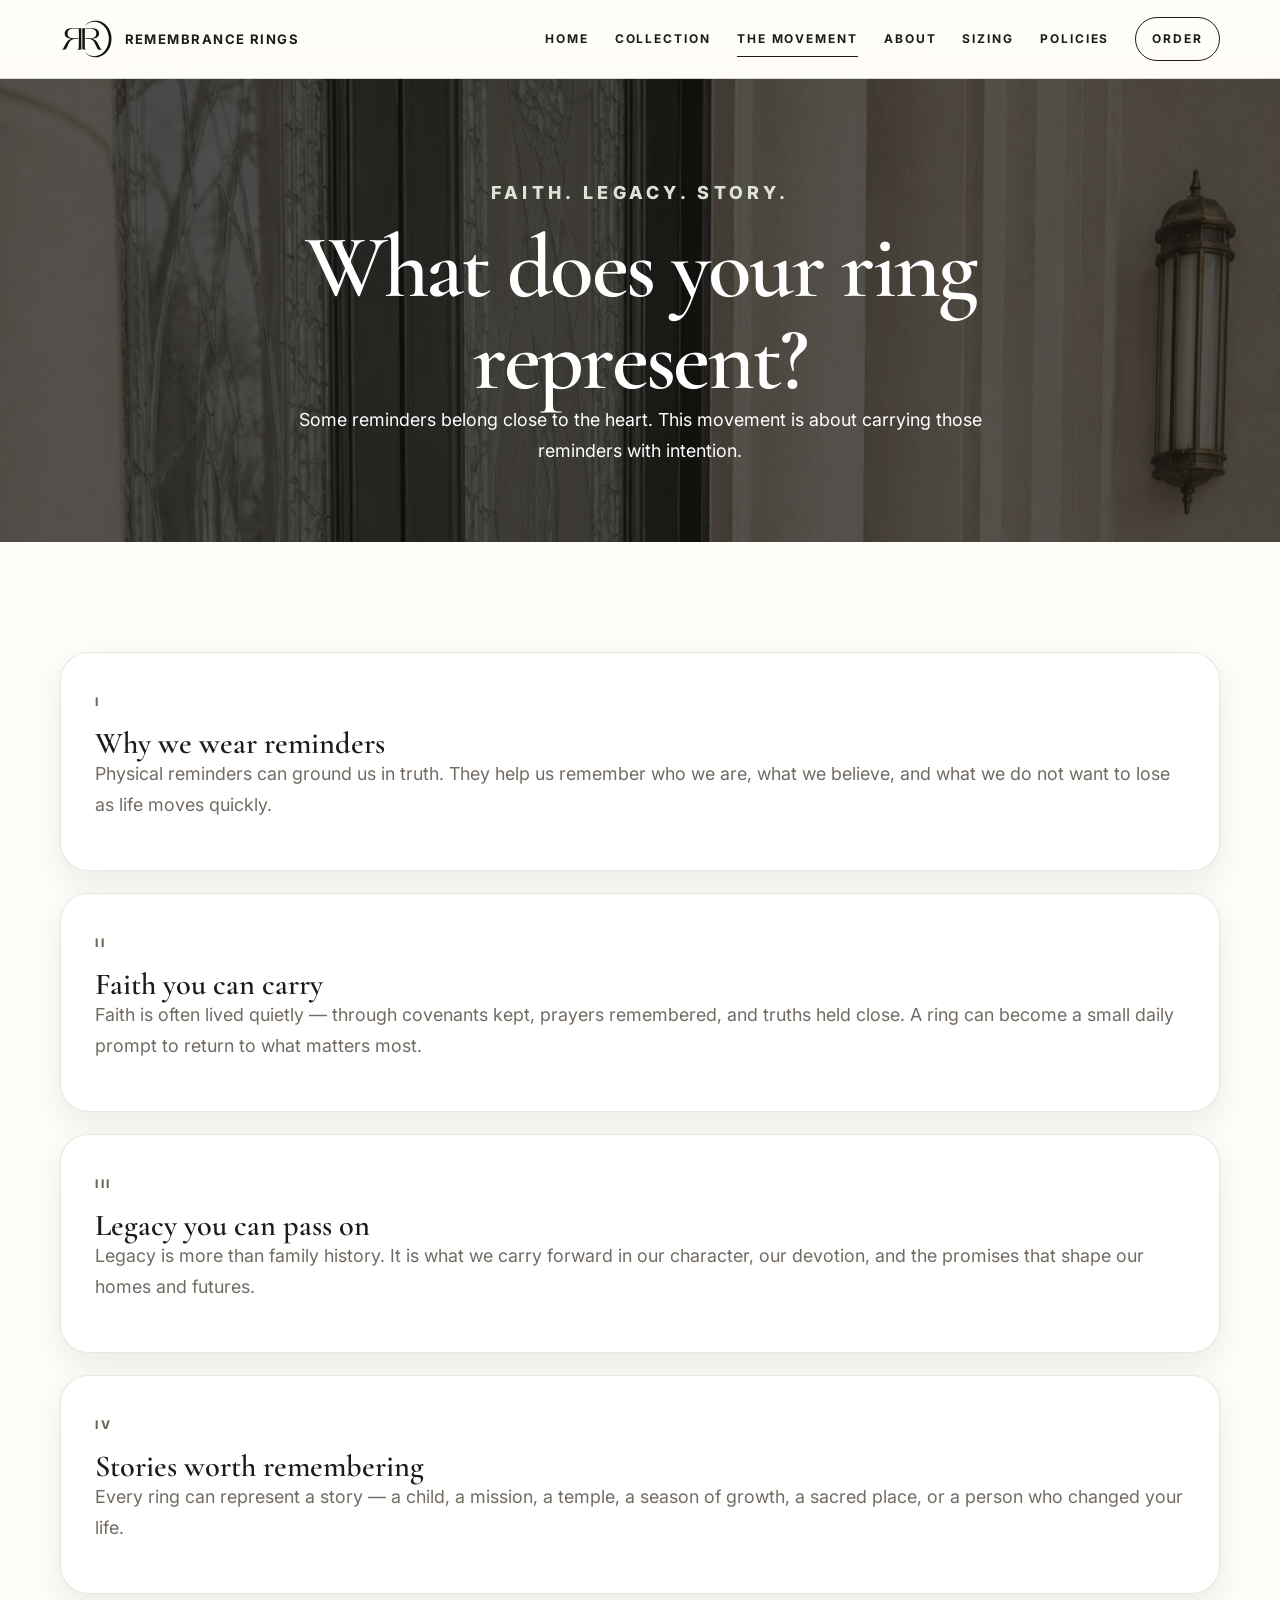
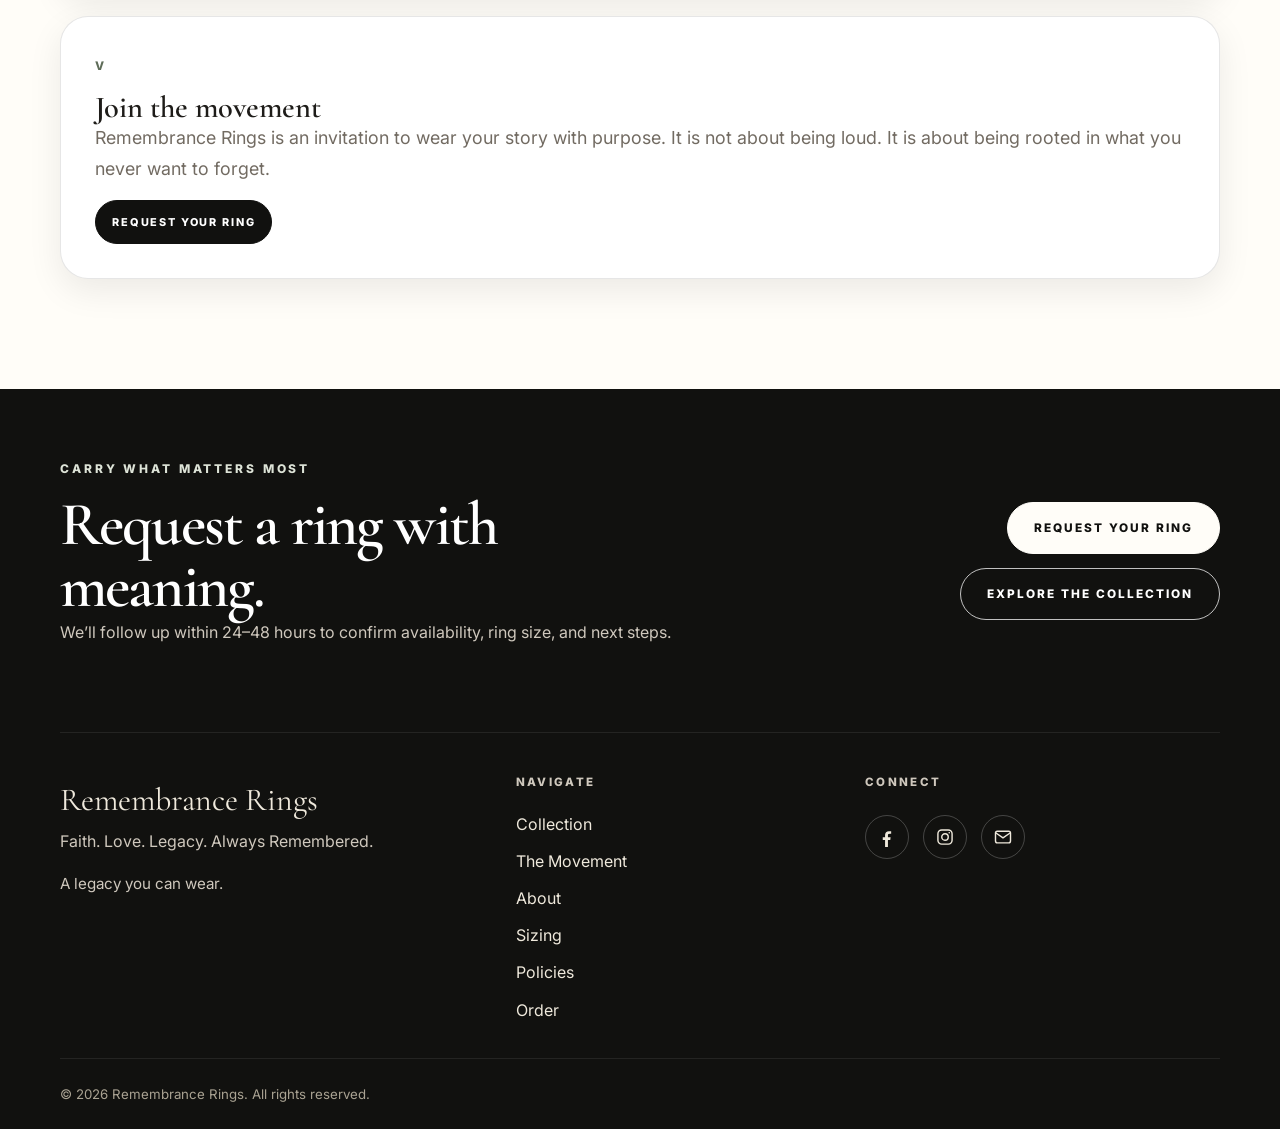
<file: movement.html>
<!DOCTYPE html>
<html lang="en">
<head>
  <meta charset="UTF-8">
  <meta name="viewport" content="width=device-width, initial-scale=1.0">
  <title>The Movement | Remembrance Rings</title>
  <meta name="description" content="Discover the story behind Remembrance Rings and the movement of carrying faith, legacy, and remembrance into daily life.">
  <meta name="theme-color" content="#11110f">
  <link rel="canonical" href="https://remembrancerings.com/movement.html">
  <meta property="og:title" content="The Movement | Remembrance Rings">
  <meta property="og:description" content="Discover the story behind Remembrance Rings and the movement of carrying faith, legacy, and remembrance into daily life.">
  <meta property="og:image" content="https://remembrancerings.com/assets/photos/social-preview/remembrance-rings-preview.png">
  <meta property="og:url" content="https://remembrancerings.com/movement.html">
  <meta property="og:type" content="website">
  <meta name="twitter:card" content="summary_large_image">
  <meta name="twitter:title" content="The Movement | Remembrance Rings">
  <meta name="twitter:description" content="Discover the story behind Remembrance Rings and the movement of carrying faith, legacy, and remembrance into daily life.">
  <meta name="twitter:image" content="https://remembrancerings.com/assets/photos/social-preview/remembrance-rings-preview.png">
  <link rel="icon" href="favicon.svg" type="image/svg+xml">
  <link rel="icon" href="favicon.ico" sizes="32x32">
  <link rel="apple-touch-icon" href="apple-touch-icon.png">
  <link rel="preconnect" href="https://fonts.googleapis.com">
  <link rel="preconnect" href="https://fonts.gstatic.com" crossorigin>
  <link href="https://fonts.googleapis.com/css2?family=Cormorant+Garamond:wght@400;500;600;700&family=Inter:wght@300;400;500;600;700;800&display=swap" rel="stylesheet">
  <link rel="stylesheet" href="styles.css">
</head>
<body>
<header class="site-header" data-header>
  <a class="skip-link" href="#main">Skip to content</a>
  <div class="container nav-shell">
    <a class="brand" href="index.html" aria-label="Remembrance Rings home">
      <img class="brand-mark-logo" src="assets/logo/rr-monogram-black.svg" alt="" width="53" height="40">
      <span class="brand-word">Remembrance Rings</span>
    </a>
    <button class="menu-toggle" type="button" aria-label="Open menu" aria-expanded="false" data-menu-toggle>
      <span></span><span></span><span></span>
    </button>
    <nav class="site-nav" data-site-nav>
      <a href="index.html">Home</a>
      <a href="collection.html">Collection</a>
      <a href="movement.html" aria-current="page">The Movement</a>
      <a href="about.html">About</a>
      <a href="sizing.html">Sizing</a>
      <a href="policies.html">Policies</a>
      <a class="nav-cta" href="order.html">Order</a>
    </nav>
  </div>
</header>
<main id="main" class="page-main">
  <section class="page-hero movement-hero">
    <div class="container narrow center reveal is-visible">
      <p class="eyebrow light">Faith. Legacy. Story.</p>
      <h1>What does your ring represent?</h1>
      <p>Some reminders belong close to the heart. This movement is about carrying those reminders with intention.</p>
    </div>
  </section>
  <section class="section">
    <div class="container story-stack">
      <article class="reveal"><span>I</span><h3>Why we wear reminders</h3><p>Physical reminders can ground us in truth. They help us remember who we are, what we believe, and what we do not want to lose as life moves quickly.</p></article>
      <article class="reveal"><span>II</span><h3>Faith you can carry</h3><p>Faith is often lived quietly — through covenants kept, prayers remembered, and truths held close. A ring can become a small daily prompt to return to what matters most.</p></article>
      <article class="reveal"><span>III</span><h3>Legacy you can pass on</h3><p>Legacy is more than family history. It is what we carry forward in our character, our devotion, and the promises that shape our homes and futures.</p></article>
      <article class="reveal"><span>IV</span><h3>Stories worth remembering</h3><p>Every ring can represent a story — a child, a mission, a temple, a season of growth, a sacred place, or a person who changed your life.</p></article>
      <article class="reveal"><span>V</span><h3>Join the movement</h3><p>Remembrance Rings is an invitation to wear your story with purpose. It is not about being loud. It is about being rooted in what you never want to forget.</p><a class="button dark small" href="order.html">Request Your Ring</a></article>
    </div>
  </section>
</main>
<footer class="footer">
  <div class="container footer-top-cta reveal">
    <div>
      <p class="eyebrow light">Carry what matters most</p>
      <h2>Request a ring with meaning.</h2>
      <p>We’ll follow up within 24–48 hours to confirm availability, ring size, and next steps.</p>
    </div>
    <div class="footer-top-actions">
      <a class="button" href="order.html">Request Your Ring</a>
      <a class="button ghost" href="collection.html">Explore the Collection</a>
    </div>
  </div>
  <div class="container footer-grid">
    <div class="footer-brand-block">
      <a class="footer-brand" href="index.html">Remembrance Rings</a>
      <p>Faith. Love. Legacy. Always Remembered.</p>
      <p class="footer-small">A legacy you can wear.</p>
    </div>
    <div class="footer-links">
      <span class="footer-label">Navigate</span>
      <a href="collection.html">Collection</a>
      <a href="movement.html">The Movement</a>
      <a href="about.html">About</a>
      <a href="sizing.html">Sizing</a>
      <a href="policies.html">Policies</a>
      <a href="order.html">Order</a>
    </div>
    <div class="footer-links">
      <span class="footer-label">Connect</span>
      <div class="footer-social">
        <a href="https://www.facebook.com/remembrancerings" target="_blank" rel="noopener" aria-label="Remembrance Rings on Facebook"><svg viewBox="0 0 24 24" fill="currentColor" aria-hidden="true" focusable="false"><path d="M15.12 8.05H17V5.1a24.6 24.6 0 0 0-2.74-.14c-2.71 0-4.57 1.66-4.57 4.7v2.59H6.9v3.3h2.79V24h3.44v-8.35h2.78l.42-3.3h-3.2V9.98c0-.95.26-1.6 1.63-1.6z"/></svg></a>
        <a href="https://www.instagram.com/remembrancerings/" target="_blank" rel="noopener" aria-label="Remembrance Rings on Instagram"><svg viewBox="0 0 24 24" fill="none" stroke="currentColor" stroke-width="1.7" aria-hidden="true" focusable="false"><rect x="3.5" y="3.5" width="17" height="17" rx="4.6"/><circle cx="12" cy="12" r="3.9"/><circle cx="17.1" cy="6.9" r="1" fill="currentColor" stroke="none"/></svg></a>
        <a href="mailto:remembrancerings1@gmail.com" aria-label="Email Remembrance Rings"><svg viewBox="0 0 24 24" fill="none" stroke="currentColor" stroke-width="1.7" stroke-linecap="round" stroke-linejoin="round" aria-hidden="true" focusable="false"><rect x="3" y="5" width="18" height="14" rx="2.2"/><path d="m4 7.5 8 5.5 8-5.5"/></svg></a>
      </div>
    </div>
  </div>
  <div class="container footer-bottom">© 2026 Remembrance Rings. All rights reserved.</div>
</footer>
<script src="script.js"></script>
</body>
</html>
</file>
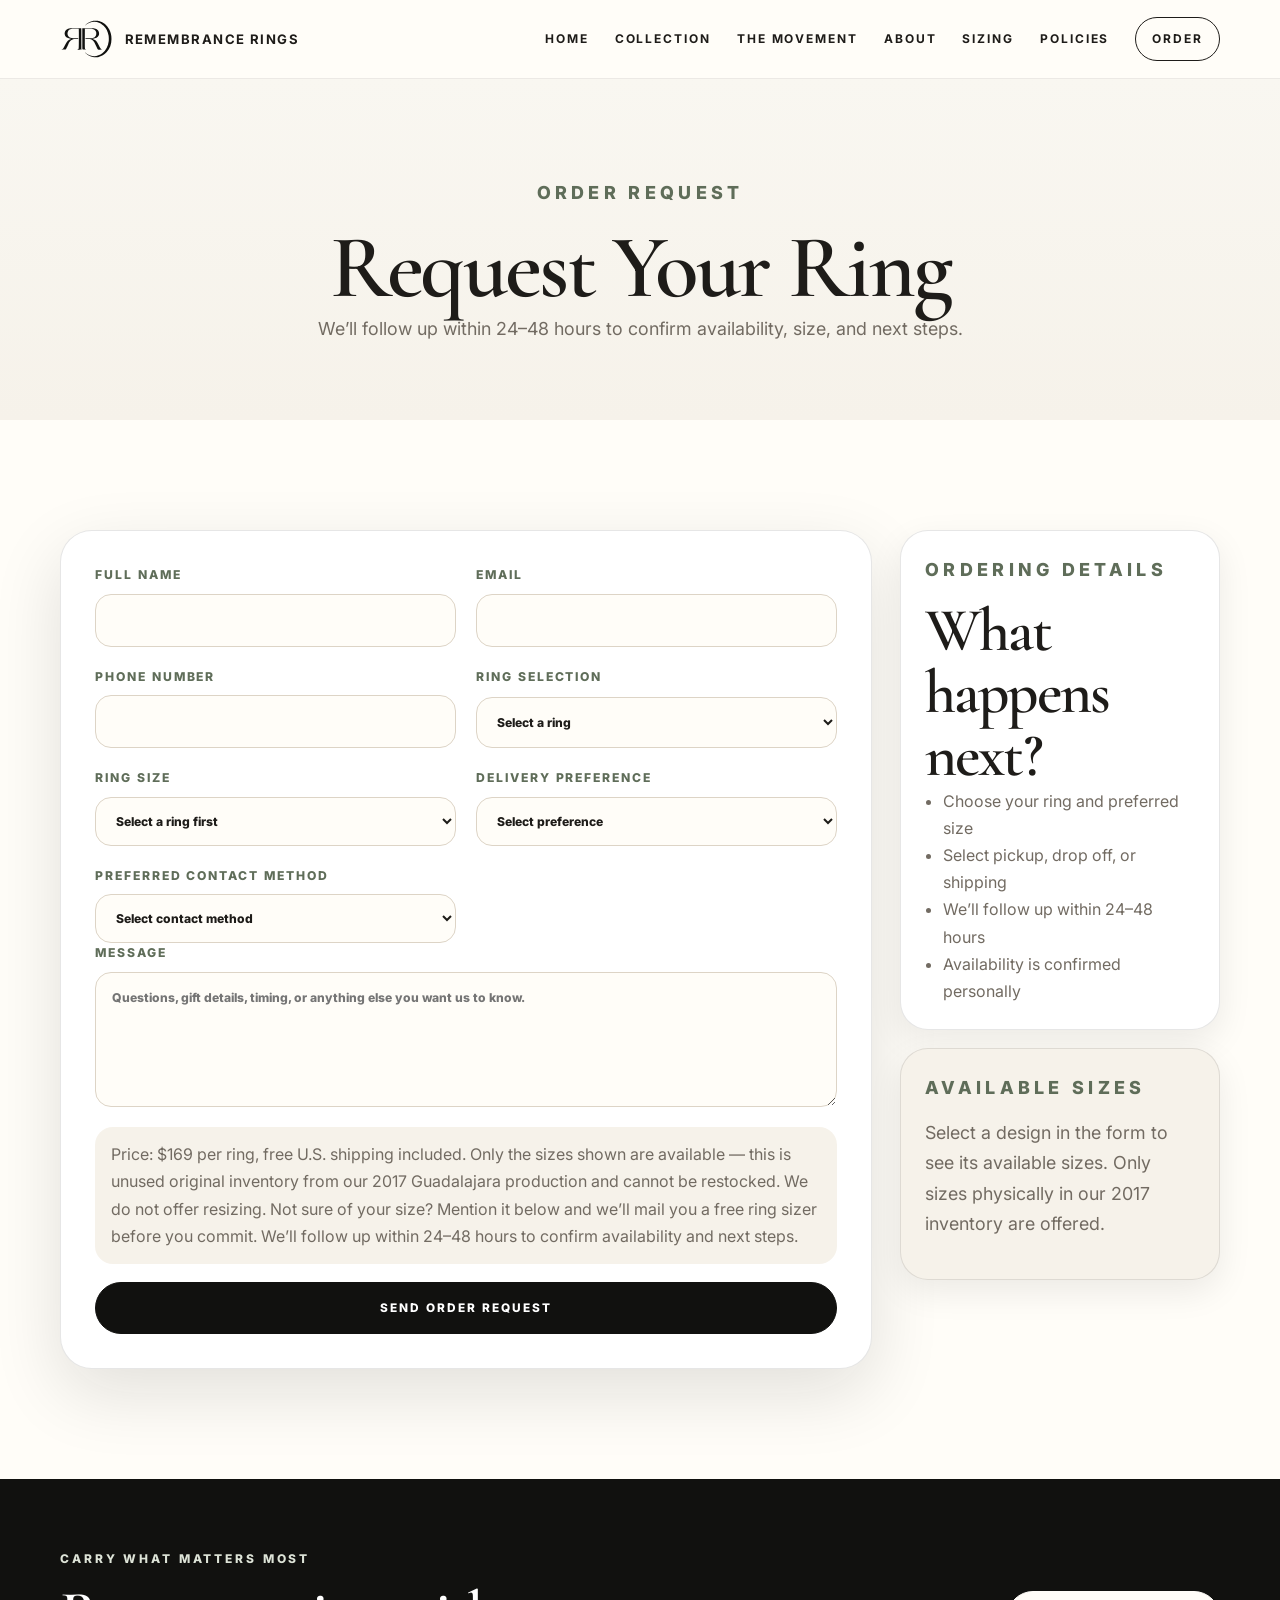
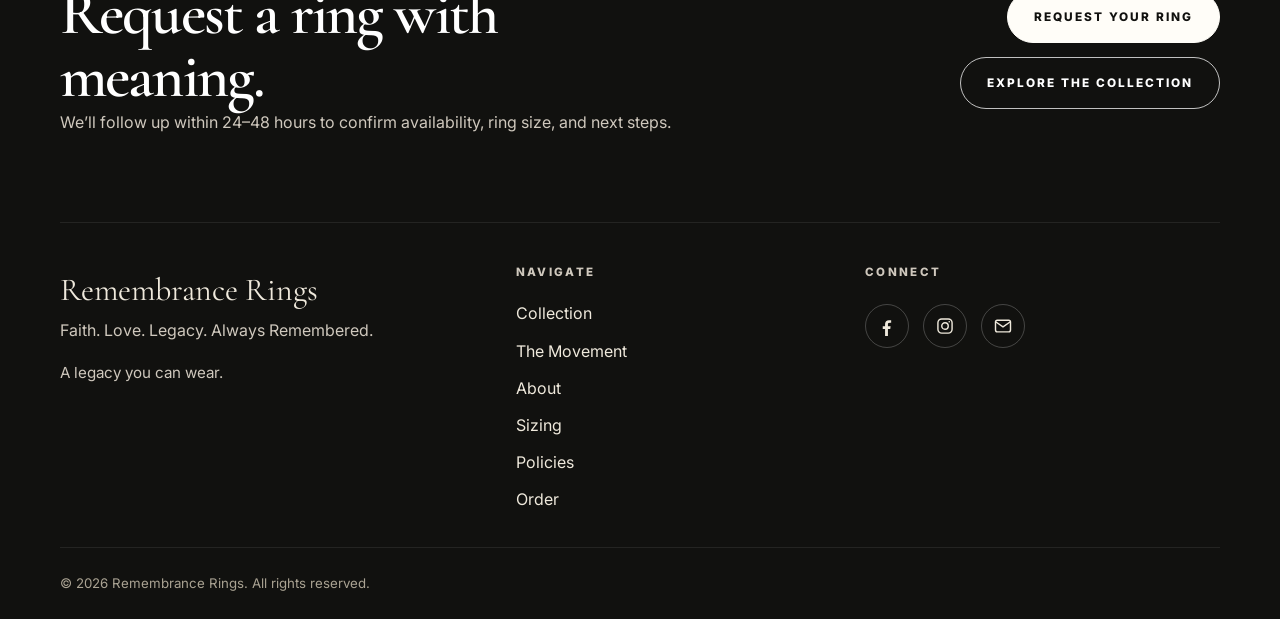
<file: order.html>
<!DOCTYPE html>
<html lang="en">
<head>
  <meta charset="UTF-8">
  <meta name="viewport" content="width=device-width, initial-scale=1.0">
  <title>Request Your Ring | Remembrance Rings</title>
  <meta name="description" content="Request your Remembrance Ring and confirm ring selection, size, delivery preference, and next steps.">
  <meta name="theme-color" content="#11110f">
  <link rel="canonical" href="https://remembrancerings.com/order.html">
  <meta property="og:title" content="Request Your Ring | Remembrance Rings">
  <meta property="og:description" content="Request your Remembrance Ring and confirm ring selection, size, delivery preference, and next steps.">
  <meta property="og:image" content="https://remembrancerings.com/assets/photos/social-preview/remembrance-rings-preview.png">
  <meta property="og:url" content="https://remembrancerings.com/order.html">
  <meta property="og:type" content="website">
  <meta name="twitter:card" content="summary_large_image">
  <meta name="twitter:title" content="Request Your Ring | Remembrance Rings">
  <meta name="twitter:description" content="Request your Remembrance Ring and confirm ring selection, size, delivery preference, and next steps.">
  <meta name="twitter:image" content="https://remembrancerings.com/assets/photos/social-preview/remembrance-rings-preview.png">
  <link rel="icon" href="favicon.svg" type="image/svg+xml">
  <link rel="icon" href="favicon.ico" sizes="32x32">
  <link rel="apple-touch-icon" href="apple-touch-icon.png">
  <link rel="preconnect" href="https://fonts.googleapis.com">
  <link rel="preconnect" href="https://fonts.gstatic.com" crossorigin>
  <link href="https://fonts.googleapis.com/css2?family=Cormorant+Garamond:wght@400;500;600;700&family=Inter:wght@300;400;500;600;700;800&display=swap" rel="stylesheet">
  <link rel="stylesheet" href="styles.css">
</head>
<body>
<header class="site-header" data-header>
  <a class="skip-link" href="#main">Skip to content</a>
  <div class="container nav-shell">
    <a class="brand" href="index.html" aria-label="Remembrance Rings home">
      <img class="brand-mark-logo" src="assets/logo/rr-monogram-black.svg" alt="" width="53" height="40">
      <span class="brand-word">Remembrance Rings</span>
    </a>
    <button class="menu-toggle" type="button" aria-label="Open menu" aria-expanded="false" data-menu-toggle>
      <span></span><span></span><span></span>
    </button>
    <nav class="site-nav" data-site-nav>
      <a href="index.html">Home</a>
      <a href="collection.html">Collection</a>
      <a href="movement.html">The Movement</a>
      <a href="about.html">About</a>
      <a href="sizing.html">Sizing</a>
      <a href="policies.html">Policies</a>
      <a class="nav-cta" href="order.html" aria-current="page">Order</a>
    </nav>
  </div>
</header>
<main id="main" class="page-main">
  <section class="page-hero page-hero-soft">
    <div class="container narrow center reveal is-visible">
      <p class="eyebrow">Order Request</p>
      <h1>Request Your Ring</h1>
      <p>We’ll follow up within 24–48 hours to confirm availability, size, and next steps.</p>
    </div>
  </section>
  <section class="section">
    <div class="container order-layout">
      <form class="order-form reveal is-visible" action="https://api.web3forms.com/submit" method="POST">
        <!-- Web3Forms: paste the access key emailed to remembrancerings1@gmail.com. Public submit-only key; it cannot read submissions and does not expose the inbox address. -->
        <input type="hidden" name="access_key" value="1209bb47-18a7-410a-8036-83f69256c9c8">
        <input type="hidden" name="subject" value="New Remembrance Rings Order Request">
        <input type="hidden" name="from_name" value="Remembrance Rings Website">
        <!-- No-JS branded redirect. With JS enabled, script.js redirects after a confirmed success. -->
        <input type="hidden" name="redirect" value="https://remembrancerings.com/thank-you.html">
        <!-- Spam honeypot (must stay empty/unchecked). -->
        <input type="checkbox" name="botcheck" tabindex="-1" autocomplete="off" aria-hidden="true" style="display:none">
        <div class="form-grid">
          <label for="full-name">Full Name<input id="full-name" type="text" name="Full Name" required></label>
          <label for="email">Email<input id="email" type="email" name="Email" required></label>
          <label for="phone">Phone Number<input id="phone" type="tel" name="Phone Number" required></label>
          <label for="ring-selection">Ring Selection<select name="Ring Selection" id="ring-selection" required><option value="">Select a ring</option><option value="Child of God">Child of God</option><option value="Faith in Every Footstep">Faith in Every Footstep</option><option value="Salt Lake Temple Ring">Salt Lake Temple Ring</option></select></label>
          <label for="ring-size">Ring Size<select name="Ring Size" id="ring-size" required data-size-select><option value="">Select a ring first</option></select></label>
          <label for="delivery">Delivery Preference<select name="Delivery Preference" id="delivery" required><option value="">Select preference</option><option value="Pickup in Utah Valley">Pickup in Utah Valley</option><option value="Drop off in Utah Valley">Drop off in Utah Valley</option><option value="Shipping">Shipping</option></select></label>
          <label for="contact-method">Preferred Contact Method<select name="Preferred Contact Method" id="contact-method" required><option value="">Select contact method</option><option value="Text">Text</option><option value="Call">Call</option><option value="Email">Email</option></select></label>
        </div>
        <label class="full" for="message">Message<textarea id="message" name="Message" rows="5" placeholder="Questions, gift details, timing, or anything else you want us to know."></textarea></label>
        <p class="form-note">Price: $169 per ring, free U.S. shipping included. Only the sizes shown are available — this is unused original inventory from our 2017 Guadalajara production and cannot be restocked. We do not offer resizing. Not sure of your size? Mention it below and we’ll mail you a free ring sizer before you commit. We’ll follow up within 24–48 hours to confirm availability and next steps.</p>
        <button class="button dark full-button" type="submit">Send Order Request</button>
        <div id="order-fallback" class="order-fallback" role="alert" hidden>
          <p><strong>We couldn&rsquo;t submit your request automatically.</strong> Your details were not lost — please send them to us directly so we can confirm your ring:</p>
          <a class="button dark" data-fallback-link href="mailto:remembrancerings1@gmail.com">Email your order request</a>
          <p class="order-fallback-alt">Or write to <a href="mailto:remembrancerings1@gmail.com">remembrancerings1@gmail.com</a> and we&rsquo;ll follow up within 24&ndash;48 hours.</p>
        </div>
      </form>
      <aside class="order-side reveal">
        <div class="order-side-card">
          <p class="eyebrow">Ordering Details</p>
          <h2>What happens next?</h2>
          <ul>
            <li>Choose your ring and preferred size</li>
            <li>Select pickup, drop off, or shipping</li>
            <li>We’ll follow up within 24–48 hours</li>
            <li>Availability is confirmed personally</li>
          </ul>
        </div>
        <div class="order-side-card subtle">
          <p class="eyebrow">Available Sizes</p>
          <p>Select a design in the form to see its available sizes. Only sizes physically in our 2017 inventory are offered.</p>
        </div>
      </aside>
    </div>
  </section>
</main>
<footer class="footer">
  <div class="container footer-top-cta reveal">
    <div>
      <p class="eyebrow light">Carry what matters most</p>
      <h2>Request a ring with meaning.</h2>
      <p>We’ll follow up within 24–48 hours to confirm availability, ring size, and next steps.</p>
    </div>
    <div class="footer-top-actions">
      <a class="button" href="order.html">Request Your Ring</a>
      <a class="button ghost" href="collection.html">Explore the Collection</a>
    </div>
  </div>
  <div class="container footer-grid">
    <div class="footer-brand-block">
      <a class="footer-brand" href="index.html">Remembrance Rings</a>
      <p>Faith. Love. Legacy. Always Remembered.</p>
      <p class="footer-small">A legacy you can wear.</p>
    </div>
    <div class="footer-links">
      <span class="footer-label">Navigate</span>
      <a href="collection.html">Collection</a>
      <a href="movement.html">The Movement</a>
      <a href="about.html">About</a>
      <a href="sizing.html">Sizing</a>
      <a href="policies.html">Policies</a>
      <a href="order.html">Order</a>
    </div>
    <div class="footer-links">
      <span class="footer-label">Connect</span>
      <div class="footer-social">
        <a href="https://www.facebook.com/remembrancerings" target="_blank" rel="noopener" aria-label="Remembrance Rings on Facebook"><svg viewBox="0 0 24 24" fill="currentColor" aria-hidden="true" focusable="false"><path d="M15.12 8.05H17V5.1a24.6 24.6 0 0 0-2.74-.14c-2.71 0-4.57 1.66-4.57 4.7v2.59H6.9v3.3h2.79V24h3.44v-8.35h2.78l.42-3.3h-3.2V9.98c0-.95.26-1.6 1.63-1.6z"/></svg></a>
        <a href="https://www.instagram.com/remembrancerings/" target="_blank" rel="noopener" aria-label="Remembrance Rings on Instagram"><svg viewBox="0 0 24 24" fill="none" stroke="currentColor" stroke-width="1.7" aria-hidden="true" focusable="false"><rect x="3.5" y="3.5" width="17" height="17" rx="4.6"/><circle cx="12" cy="12" r="3.9"/><circle cx="17.1" cy="6.9" r="1" fill="currentColor" stroke="none"/></svg></a>
        <a href="mailto:remembrancerings1@gmail.com" aria-label="Email Remembrance Rings"><svg viewBox="0 0 24 24" fill="none" stroke="currentColor" stroke-width="1.7" stroke-linecap="round" stroke-linejoin="round" aria-hidden="true" focusable="false"><rect x="3" y="5" width="18" height="14" rx="2.2"/><path d="m4 7.5 8 5.5 8-5.5"/></svg></a>
      </div>
    </div>
  </div>
  <div class="container footer-bottom">© 2026 Remembrance Rings. All rights reserved.</div>
</footer>
<script src="assets/js/inventory.js"></script>
<script src="assets/js/sizes.js"></script>
<script src="script.js"></script>
</body>
</html>
</file>
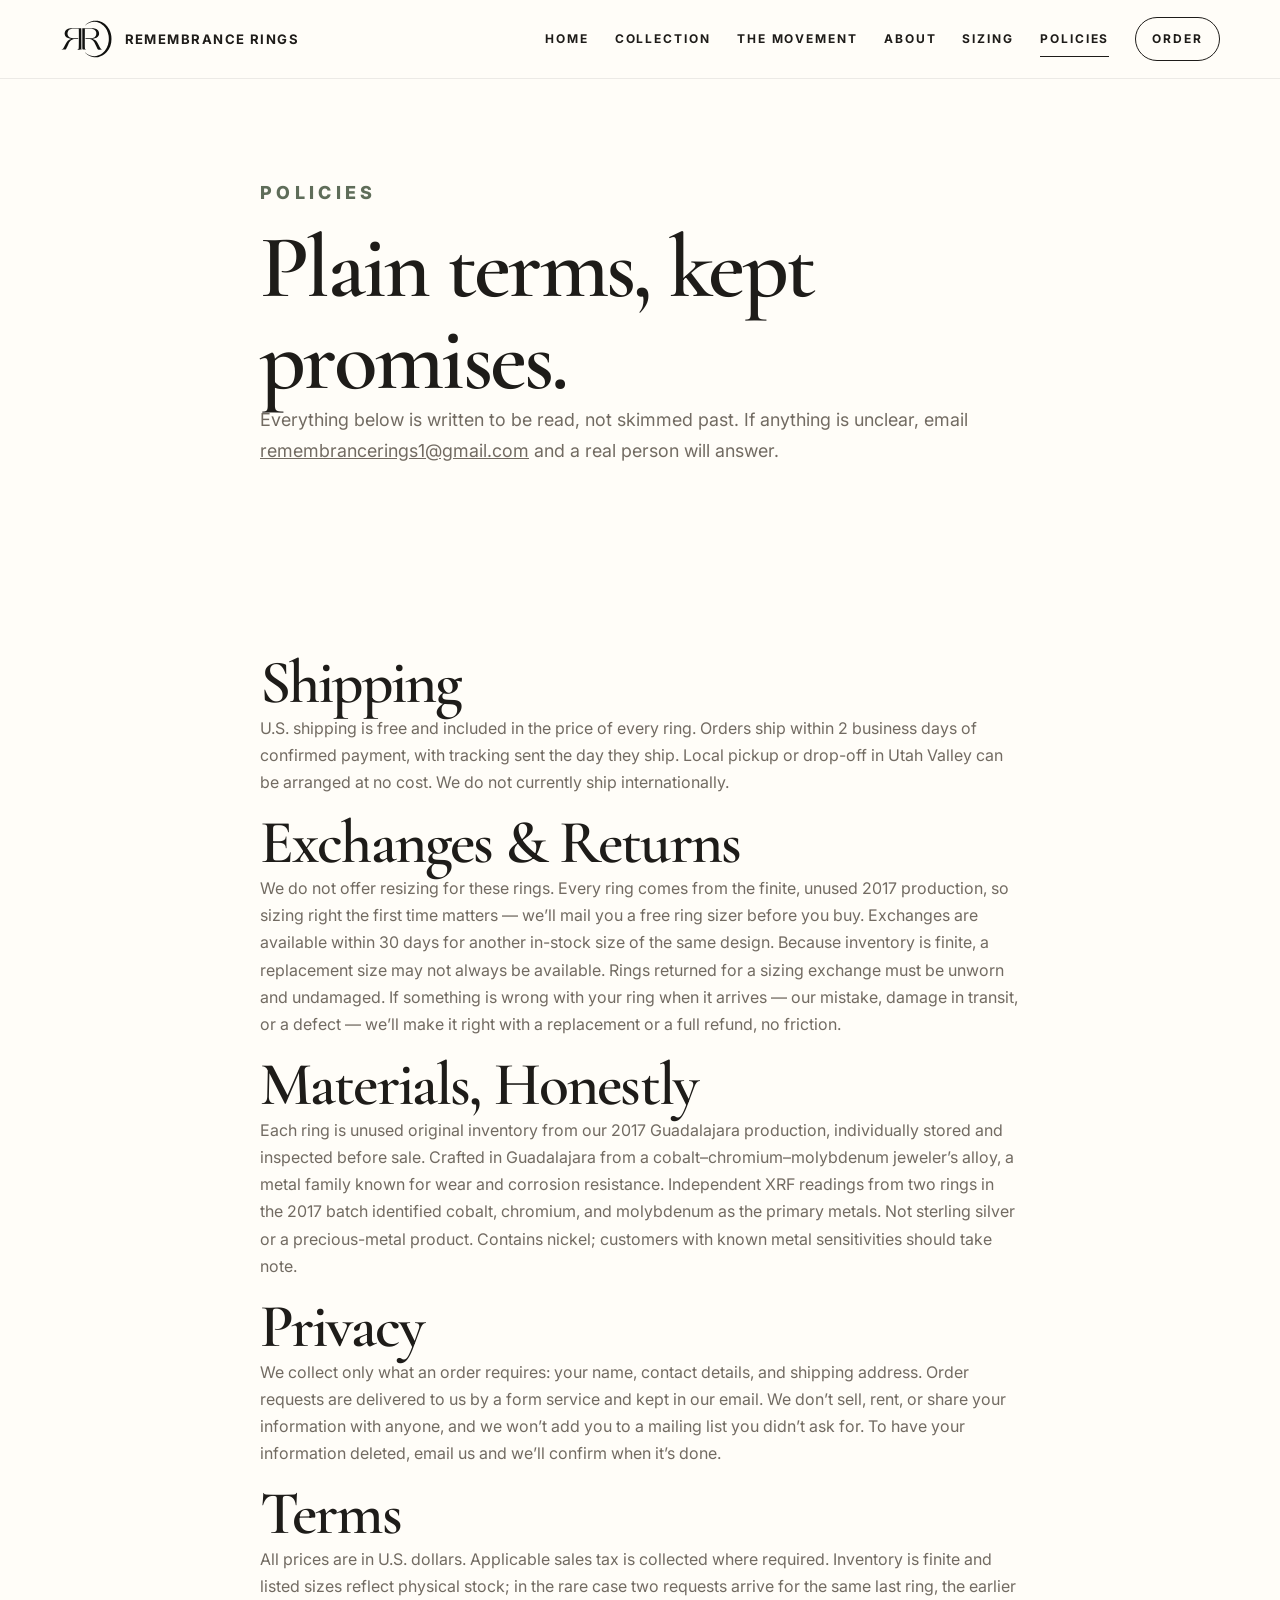
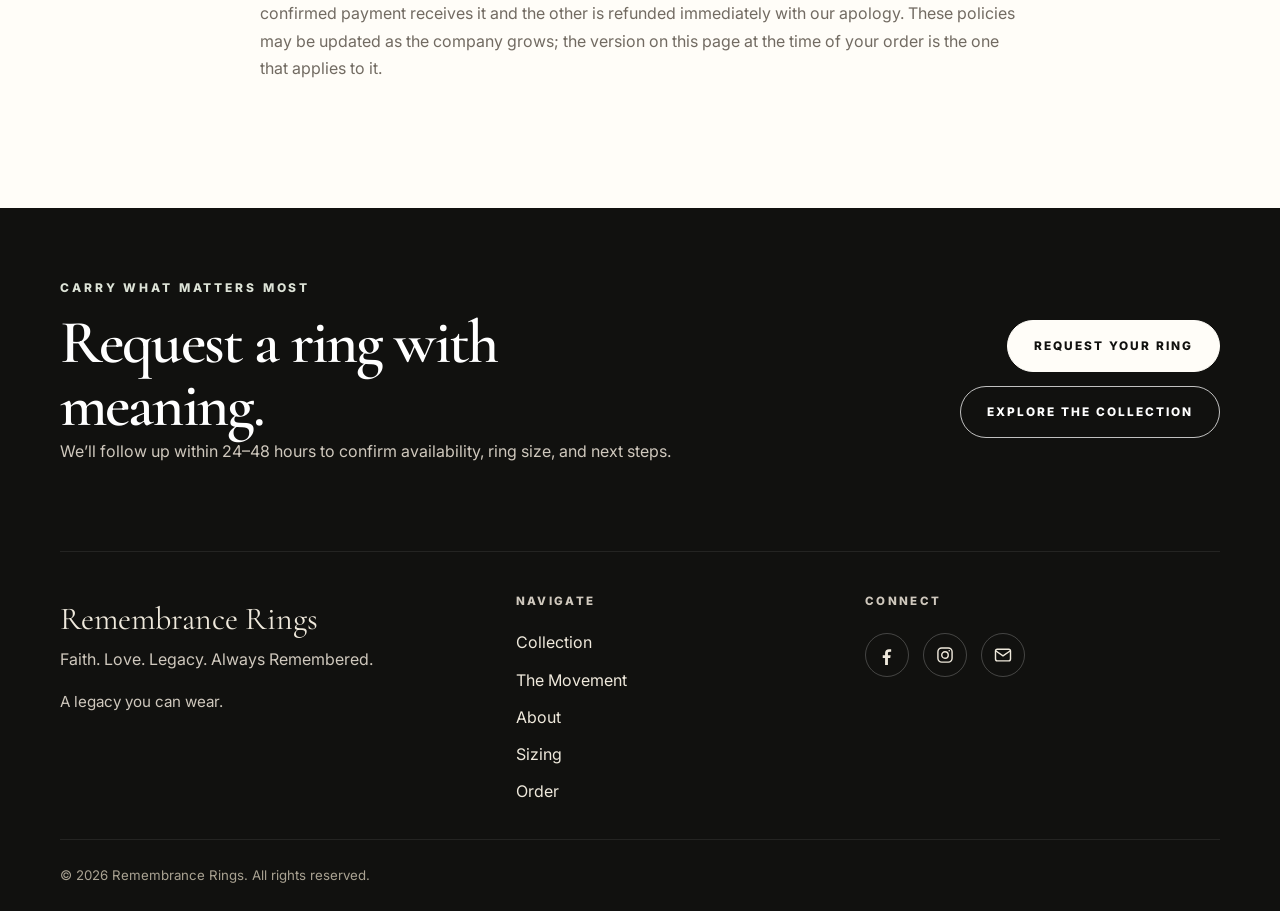
<file: policies.html>
<!DOCTYPE html>
<html lang="en">
<head>
  <meta charset="UTF-8">
  <meta name="viewport" content="width=device-width, initial-scale=1.0">
  <title>Policies | Remembrance Rings</title>
  <meta name="description" content="Shipping, exchange, materials, privacy, and terms for Remembrance Rings orders.">
  <meta name="theme-color" content="#11110f">
  <link rel="canonical" href="https://remembrancerings.com/policies.html">
  <meta property="og:title" content="Policies | Remembrance Rings">
  <meta property="og:description" content="Shipping, exchange, materials, privacy, and terms for Remembrance Rings orders.">
  <meta property="og:image" content="https://remembrancerings.com/assets/photos/social-preview/remembrance-rings-preview.png">
  <meta property="og:url" content="https://remembrancerings.com/policies.html">
  <meta property="og:type" content="website">
  <meta name="twitter:card" content="summary_large_image">
  <meta name="twitter:title" content="Policies | Remembrance Rings">
  <meta name="twitter:description" content="Shipping, exchange, materials, privacy, and terms for Remembrance Rings orders.">
  <meta name="twitter:image" content="https://remembrancerings.com/assets/photos/social-preview/remembrance-rings-preview.png">
  <link rel="icon" href="favicon.svg" type="image/svg+xml">
  <link rel="icon" href="favicon.ico" sizes="32x32">
  <link rel="apple-touch-icon" href="apple-touch-icon.png">
  <link rel="preconnect" href="https://fonts.googleapis.com">
  <link rel="preconnect" href="https://fonts.gstatic.com" crossorigin>
  <link href="https://fonts.googleapis.com/css2?family=Cormorant+Garamond:wght@400;500;600;700&family=Inter:wght@300;400;500;600;700;800&display=swap" rel="stylesheet">
  <link rel="stylesheet" href="styles.css">
</head>
<body>
<header class="site-header" data-header>
  <a class="skip-link" href="#main">Skip to content</a>
  <div class="container nav-shell">
    <a class="brand" href="index.html" aria-label="Remembrance Rings home">
      <img class="brand-mark-logo" src="assets/logo/rr-monogram-black.svg" alt="" width="53" height="40">
      <span class="brand-word">Remembrance Rings</span>
    </a>
    <button class="menu-toggle" type="button" aria-label="Open menu" aria-expanded="false" data-menu-toggle>
      <span></span><span></span><span></span>
    </button>
    <nav class="site-nav" data-site-nav>
      <a href="index.html">Home</a>
      <a href="collection.html">Collection</a>
      <a href="movement.html">The Movement</a>
      <a href="about.html">About</a>
      <a href="sizing.html">Sizing</a>
      <a href="policies.html" aria-current="page">Policies</a>
      <a class="nav-cta" href="order.html">Order</a>
    </nav>
  </div>
</header>
<main id="main" class="page-main">
  <section class="section page-hero">
    <div class="container narrow">
      <p class="eyebrow">Policies</p>
      <h1>Plain terms, kept promises.</h1>
      <p>Everything below is written to be read, not skimmed past. If anything is unclear, email <a href="mailto:remembrancerings1@gmail.com">remembrancerings1@gmail.com</a> and a real person will answer.</p>
    </div>
  </section>
  <section class="section">
    <div class="container narrow">
      <div class="reveal"><h2>Shipping</h2>
      <p>U.S. shipping is free and included in the price of every ring. Orders ship within 2 business days of confirmed payment, with tracking sent the day they ship. Local pickup or drop-off in Utah Valley can be arranged at no cost. We do not currently ship internationally.</p></div>
      <div class="reveal"><h2>Exchanges &amp; Returns</h2>
      <p>We do not offer resizing for these rings. Every ring comes from the finite, unused 2017 production, so sizing right the first time matters — we’ll mail you a free ring sizer before you buy. Exchanges are available within 30 days for another in-stock size of the same design. Because inventory is finite, a replacement size may not always be available. Rings returned for a sizing exchange must be unworn and undamaged. If something is wrong with your ring when it arrives — our mistake, damage in transit, or a defect — we’ll make it right with a replacement or a full refund, no friction.</p></div>
      <div class="reveal"><h2>Materials, Honestly</h2>
      <p>Each ring is unused original inventory from our 2017 Guadalajara production, individually stored and inspected before sale. Crafted in Guadalajara from a cobalt–chromium–molybdenum jeweler’s alloy, a metal family known for wear and corrosion resistance. Independent XRF readings from two rings in the 2017 batch identified cobalt, chromium, and molybdenum as the primary metals. Not sterling silver or a precious-metal product. Contains nickel; customers with known metal sensitivities should take note.</p></div>
      <div class="reveal"><h2>Privacy</h2>
      <p>We collect only what an order requires: your name, contact details, and shipping address. Order requests are delivered to us by a form service and kept in our email. We don’t sell, rent, or share your information with anyone, and we won’t add you to a mailing list you didn’t ask for. To have your information deleted, email us and we’ll confirm when it’s done.</p></div>
      <div class="reveal"><h2>Terms</h2>
      <p>All prices are in U.S. dollars. Applicable sales tax is collected where required. Inventory is finite and listed sizes reflect physical stock; in the rare case two requests arrive for the same last ring, the earlier confirmed payment receives it and the other is refunded immediately with our apology. These policies may be updated as the company grows; the version on this page at the time of your order is the one that applies to it.</p></div>
    </div>
  </section>
</main>
<footer class="footer">
  <div class="container footer-top-cta reveal">
    <div>
      <p class="eyebrow light">Carry what matters most</p>
      <h2>Request a ring with meaning.</h2>
      <p>We’ll follow up within 24–48 hours to confirm availability, ring size, and next steps.</p>
    </div>
    <div class="footer-top-actions">
      <a class="button" href="order.html">Request Your Ring</a>
      <a class="button ghost" href="collection.html">Explore the Collection</a>
    </div>
  </div>
  <div class="container footer-grid">
    <div class="footer-brand-block">
      <a class="footer-brand" href="index.html">Remembrance Rings</a>
      <p>Faith. Love. Legacy. Always Remembered.</p>
      <p class="footer-small">A legacy you can wear.</p>
    </div>
    <div class="footer-links">
      <span class="footer-label">Navigate</span>
      <a href="collection.html">Collection</a>
      <a href="movement.html">The Movement</a>
      <a href="about.html">About</a>
      <a href="sizing.html">Sizing</a>
      <a href="order.html">Order</a>
    </div>
    <div class="footer-links">
      <span class="footer-label">Connect</span>
      <div class="footer-social">
        <a href="https://www.facebook.com/remembrancerings" target="_blank" rel="noopener" aria-label="Remembrance Rings on Facebook"><svg viewBox="0 0 24 24" fill="currentColor" aria-hidden="true" focusable="false"><path d="M15.12 8.05H17V5.1a24.6 24.6 0 0 0-2.74-.14c-2.71 0-4.57 1.66-4.57 4.7v2.59H6.9v3.3h2.79V24h3.44v-8.35h2.78l.42-3.3h-3.2V9.98c0-.95.26-1.6 1.63-1.6z"/></svg></a>
        <a href="https://www.instagram.com/remembrancerings/" target="_blank" rel="noopener" aria-label="Remembrance Rings on Instagram"><svg viewBox="0 0 24 24" fill="none" stroke="currentColor" stroke-width="1.7" aria-hidden="true" focusable="false"><rect x="3.5" y="3.5" width="17" height="17" rx="4.6"/><circle cx="12" cy="12" r="3.9"/><circle cx="17.1" cy="6.9" r="1" fill="currentColor" stroke="none"/></svg></a>
        <a href="mailto:remembrancerings1@gmail.com" aria-label="Email Remembrance Rings"><svg viewBox="0 0 24 24" fill="none" stroke="currentColor" stroke-width="1.7" stroke-linecap="round" stroke-linejoin="round" aria-hidden="true" focusable="false"><rect x="3" y="5" width="18" height="14" rx="2.2"/><path d="m4 7.5 8 5.5 8-5.5"/></svg></a>
      </div>
    </div>
  </div>
  <div class="container footer-bottom">© 2026 Remembrance Rings. All rights reserved.</div>
</footer>
<script src="script.js"></script>
</body>
</html>
</file>
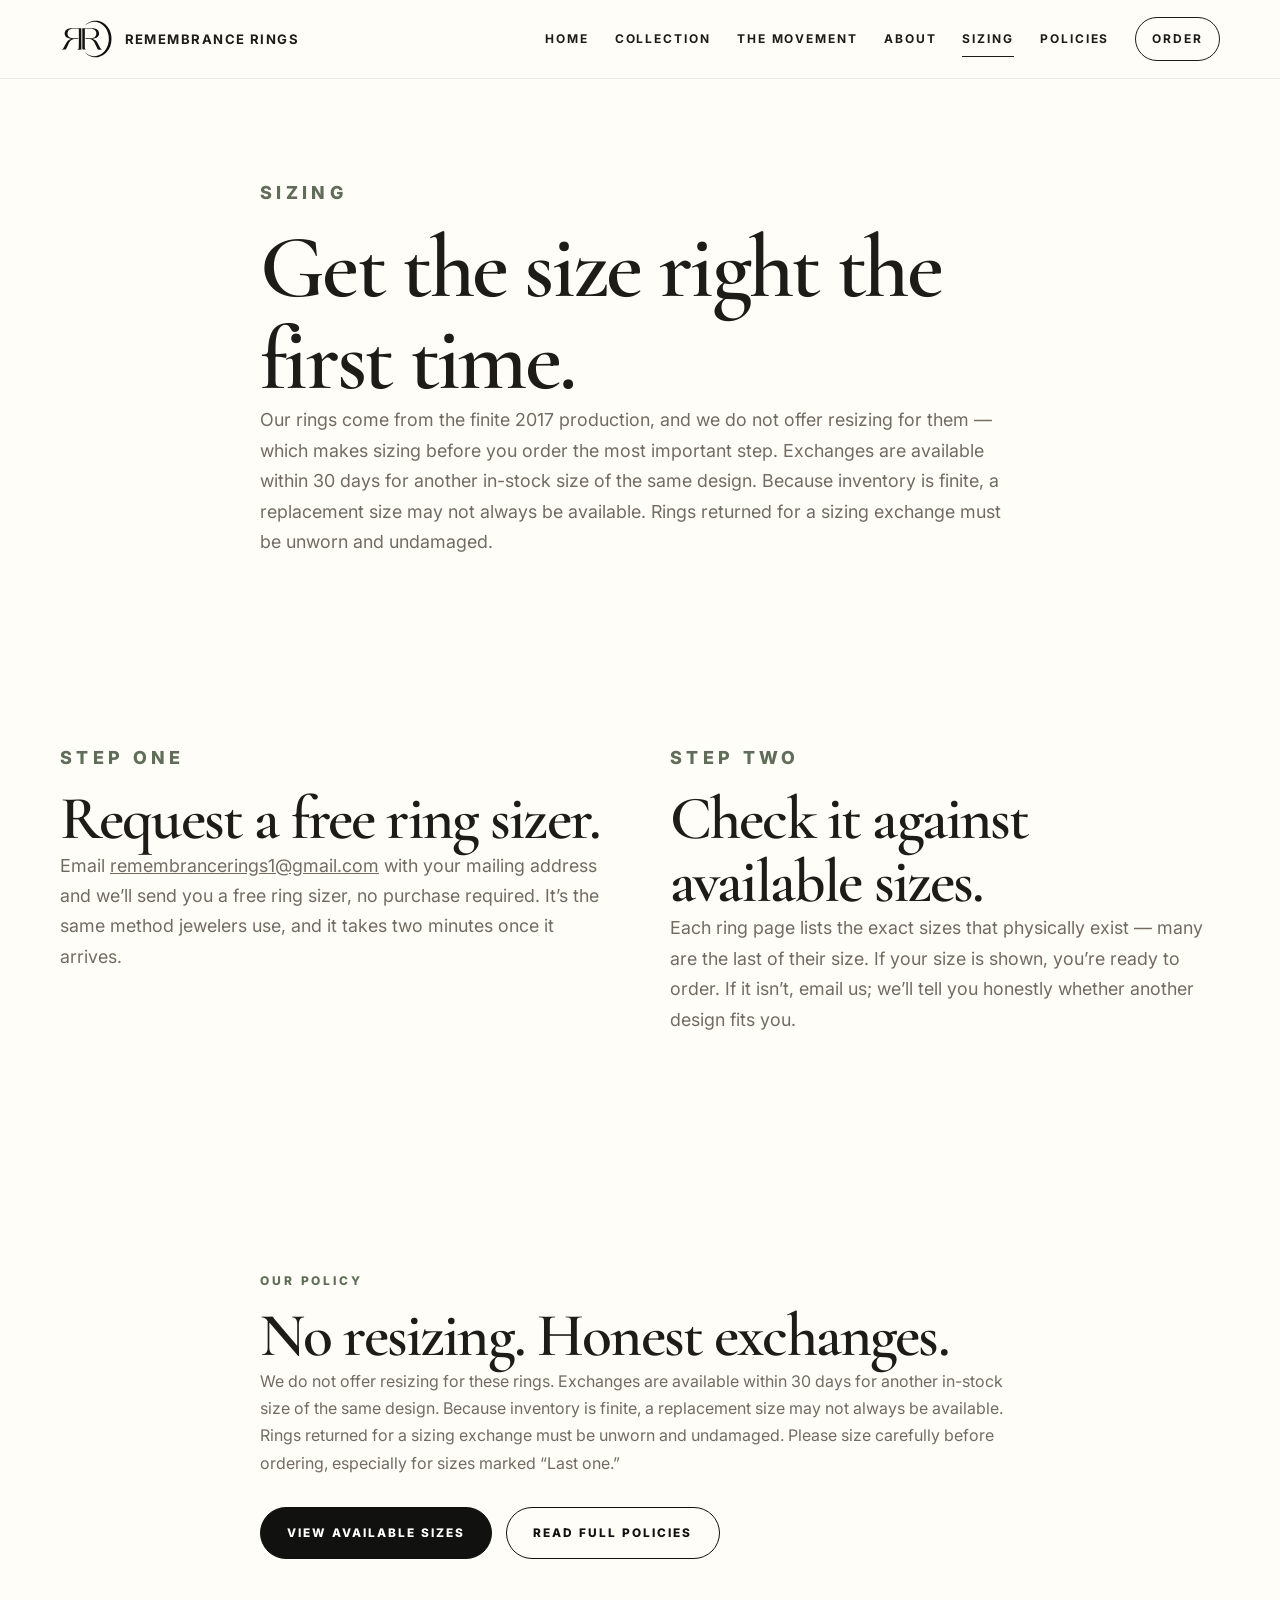
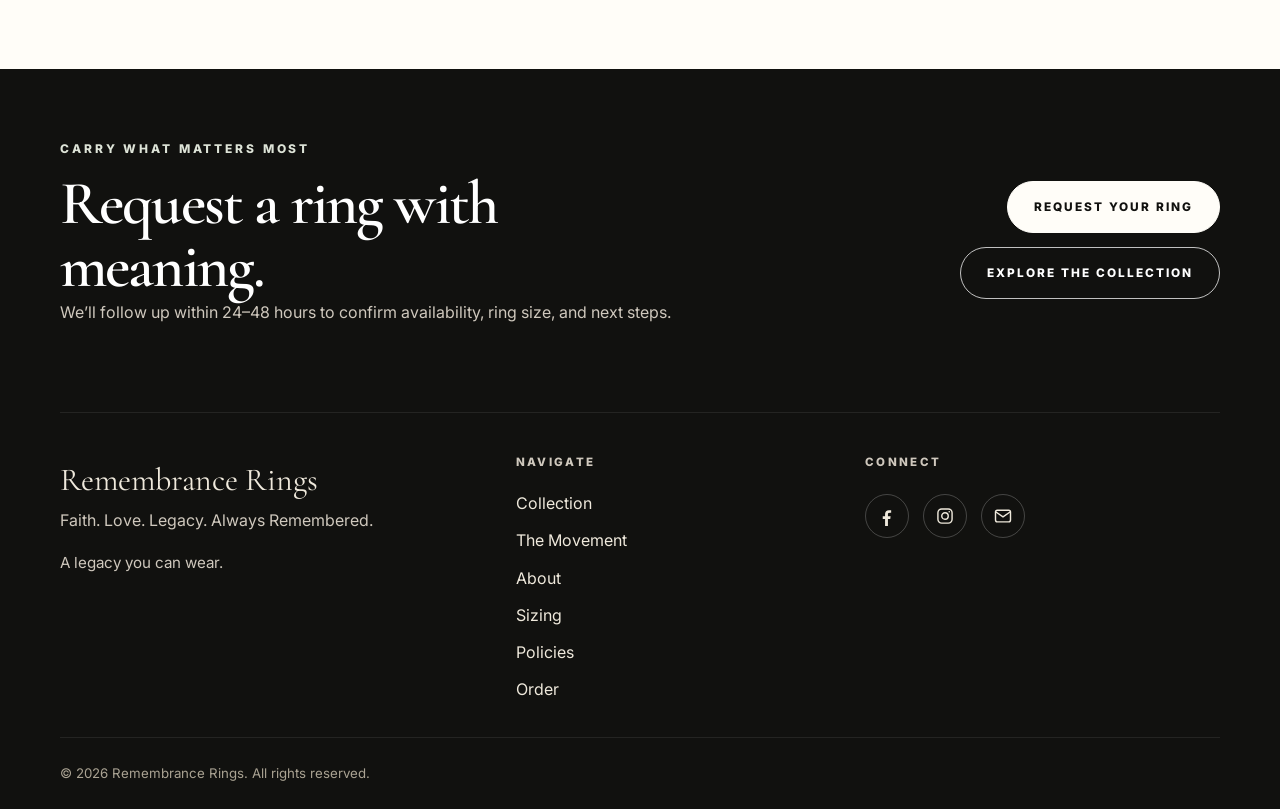
<file: sizing.html>
<!DOCTYPE html>
<html lang="en">
<head>
  <meta charset="UTF-8">
  <meta name="viewport" content="width=device-width, initial-scale=1.0">
  <title>Sizing | Remembrance Rings</title>
  <meta name="description" content="View available ring sizes for Remembrance Rings and get simple guidance before ordering.">
  <meta name="theme-color" content="#11110f">
  <link rel="canonical" href="https://remembrancerings.com/sizing.html">
  <meta property="og:title" content="Sizing | Remembrance Rings">
  <meta property="og:description" content="View available ring sizes for Remembrance Rings and get simple guidance before ordering.">
  <meta property="og:image" content="https://remembrancerings.com/assets/photos/social-preview/remembrance-rings-preview.png">
  <meta property="og:url" content="https://remembrancerings.com/sizing.html">
  <meta property="og:type" content="website">
  <meta name="twitter:card" content="summary_large_image">
  <meta name="twitter:title" content="Sizing | Remembrance Rings">
  <meta name="twitter:description" content="View available ring sizes for Remembrance Rings and get simple guidance before ordering.">
  <meta name="twitter:image" content="https://remembrancerings.com/assets/photos/social-preview/remembrance-rings-preview.png">
  <link rel="icon" href="favicon.svg" type="image/svg+xml">
  <link rel="icon" href="favicon.ico" sizes="32x32">
  <link rel="apple-touch-icon" href="apple-touch-icon.png">
  <link rel="preconnect" href="https://fonts.googleapis.com">
  <link rel="preconnect" href="https://fonts.gstatic.com" crossorigin>
  <link href="https://fonts.googleapis.com/css2?family=Cormorant+Garamond:wght@400;500;600;700&family=Inter:wght@300;400;500;600;700;800&display=swap" rel="stylesheet">
  <link rel="stylesheet" href="styles.css">
</head>
<body>
<header class="site-header" data-header>
  <a class="skip-link" href="#main">Skip to content</a>
  <div class="container nav-shell">
    <a class="brand" href="index.html" aria-label="Remembrance Rings home">
      <img class="brand-mark-logo" src="assets/logo/rr-monogram-black.svg" alt="" width="53" height="40">
      <span class="brand-word">Remembrance Rings</span>
    </a>
    <button class="menu-toggle" type="button" aria-label="Open menu" aria-expanded="false" data-menu-toggle>
      <span></span><span></span><span></span>
    </button>
    <nav class="site-nav" data-site-nav>
      <a href="index.html">Home</a>
      <a href="collection.html">Collection</a>
      <a href="movement.html">The Movement</a>
      <a href="about.html">About</a>
      <a href="sizing.html" aria-current="page">Sizing</a>
      <a href="policies.html">Policies</a>
      <a class="nav-cta" href="order.html">Order</a>
    </nav>
  </div>
</header>
<main id="main" class="page-main">
  <section class="section page-hero">
    <div class="container narrow">
      <p class="eyebrow">Sizing</p>
      <h1>Get the size right the first time.</h1>
      <p>Our rings come from the finite 2017 production, and we do not offer resizing for them — which makes sizing before you order the most important step. Exchanges are available within 30 days for another in-stock size of the same design. Because inventory is finite, a replacement size may not always be available. Rings returned for a sizing exchange must be unworn and undamaged.</p>
    </div>
  </section>
  <section class="section">
    <div class="container two-col">
      <div class="reveal">
        <p class="eyebrow">Step One</p>
        <h2>Request a free ring sizer.</h2>
        <p>Email <a href="mailto:remembrancerings1@gmail.com">remembrancerings1@gmail.com</a> with your mailing address and we’ll send you a free ring sizer, no purchase required. It’s the same method jewelers use, and it takes two minutes once it arrives.</p>
      </div>
      <div class="reveal">
        <p class="eyebrow">Step Two</p>
        <h2>Check it against available sizes.</h2>
        <p>Each ring page lists the exact sizes that physically exist — many are the last of their size. If your size is shown, you’re ready to order. If it isn’t, email us; we’ll tell you honestly whether another design fits you.</p>
      </div>
    </div>
  </section>
  <section class="section">
    <div class="container narrow reveal">
      <p class="eyebrow">Our Policy</p>
      <h2>No resizing. Honest exchanges.</h2>
      <p>We do not offer resizing for these rings. Exchanges are available within 30 days for another in-stock size of the same design. Because inventory is finite, a replacement size may not always be available. Rings returned for a sizing exchange must be unworn and undamaged. Please size carefully before ordering, especially for sizes marked “Last one.”</p>
      <div class="hero-actions"><a class="button dark" href="collection.html">View Available Sizes</a><a class="button outline" href="policies.html">Read Full Policies</a></div>
    </div>
  </section>
</main>
<footer class="footer">
  <div class="container footer-top-cta reveal">
    <div>
      <p class="eyebrow light">Carry what matters most</p>
      <h2>Request a ring with meaning.</h2>
      <p>We’ll follow up within 24–48 hours to confirm availability, ring size, and next steps.</p>
    </div>
    <div class="footer-top-actions">
      <a class="button" href="order.html">Request Your Ring</a>
      <a class="button ghost" href="collection.html">Explore the Collection</a>
    </div>
  </div>
  <div class="container footer-grid">
    <div class="footer-brand-block">
      <a class="footer-brand" href="index.html">Remembrance Rings</a>
      <p>Faith. Love. Legacy. Always Remembered.</p>
      <p class="footer-small">A legacy you can wear.</p>
    </div>
    <div class="footer-links">
      <span class="footer-label">Navigate</span>
      <a href="collection.html">Collection</a>
      <a href="movement.html">The Movement</a>
      <a href="about.html">About</a>
      <a href="sizing.html">Sizing</a>
      <a href="policies.html">Policies</a>
      <a href="order.html">Order</a>
    </div>
    <div class="footer-links">
      <span class="footer-label">Connect</span>
      <div class="footer-social">
        <a href="https://www.facebook.com/remembrancerings" target="_blank" rel="noopener" aria-label="Remembrance Rings on Facebook"><svg viewBox="0 0 24 24" fill="currentColor" aria-hidden="true" focusable="false"><path d="M15.12 8.05H17V5.1a24.6 24.6 0 0 0-2.74-.14c-2.71 0-4.57 1.66-4.57 4.7v2.59H6.9v3.3h2.79V24h3.44v-8.35h2.78l.42-3.3h-3.2V9.98c0-.95.26-1.6 1.63-1.6z"/></svg></a>
        <a href="https://www.instagram.com/remembrancerings/" target="_blank" rel="noopener" aria-label="Remembrance Rings on Instagram"><svg viewBox="0 0 24 24" fill="none" stroke="currentColor" stroke-width="1.7" aria-hidden="true" focusable="false"><rect x="3.5" y="3.5" width="17" height="17" rx="4.6"/><circle cx="12" cy="12" r="3.9"/><circle cx="17.1" cy="6.9" r="1" fill="currentColor" stroke="none"/></svg></a>
        <a href="mailto:remembrancerings1@gmail.com" aria-label="Email Remembrance Rings"><svg viewBox="0 0 24 24" fill="none" stroke="currentColor" stroke-width="1.7" stroke-linecap="round" stroke-linejoin="round" aria-hidden="true" focusable="false"><rect x="3" y="5" width="18" height="14" rx="2.2"/><path d="m4 7.5 8 5.5 8-5.5"/></svg></a>
      </div>
    </div>
  </div>
  <div class="container footer-bottom">© 2026 Remembrance Rings. All rights reserved.</div>
</footer>
<script src="script.js"></script>
</body>
</html>
</file>
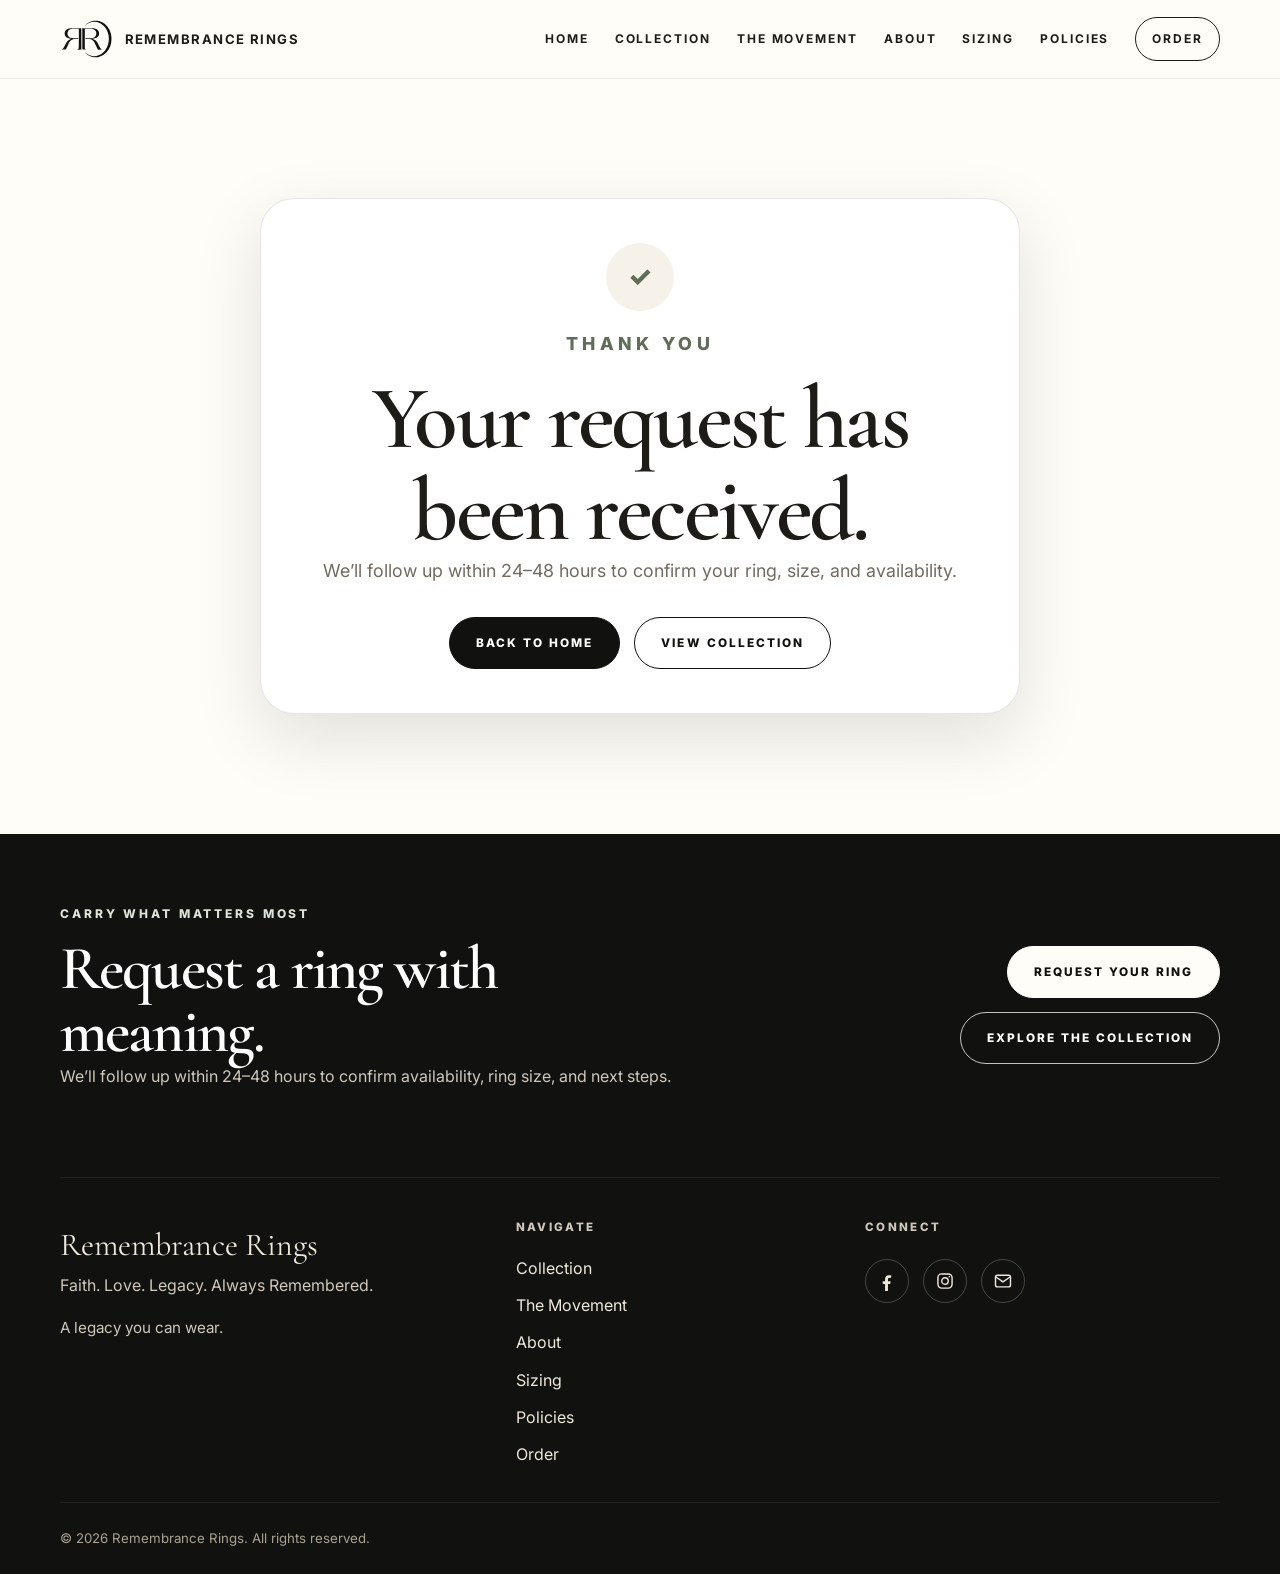
<file: thank-you.html>
<!DOCTYPE html>
<html lang="en">
<head>
  <meta charset="UTF-8">
  <meta name="robots" content="noindex,nofollow">
  <meta name="viewport" content="width=device-width, initial-scale=1.0">
  <title>Thank You | Remembrance Rings</title>
  <meta name="description" content="Thank you for reaching out to Remembrance Rings. We will follow up soon to confirm your order request.">
  <meta name="theme-color" content="#11110f">
  <link rel="canonical" href="https://remembrancerings.com/thank-you.html">
  <meta property="og:title" content="Thank You | Remembrance Rings">
  <meta property="og:description" content="Thank you for reaching out to Remembrance Rings. We will follow up soon to confirm your order request.">
  <meta property="og:image" content="https://remembrancerings.com/assets/photos/social-preview/remembrance-rings-preview.png">
  <meta property="og:url" content="https://remembrancerings.com/thank-you.html">
  <meta property="og:type" content="website">
  <meta name="twitter:card" content="summary_large_image">
  <meta name="twitter:title" content="Thank You | Remembrance Rings">
  <meta name="twitter:description" content="Thank you for reaching out to Remembrance Rings. We will follow up soon to confirm your order request.">
  <meta name="twitter:image" content="https://remembrancerings.com/assets/photos/social-preview/remembrance-rings-preview.png">
  <link rel="icon" href="favicon.svg" type="image/svg+xml">
  <link rel="icon" href="favicon.ico" sizes="32x32">
  <link rel="apple-touch-icon" href="apple-touch-icon.png">
  <link rel="preconnect" href="https://fonts.googleapis.com">
  <link rel="preconnect" href="https://fonts.gstatic.com" crossorigin>
  <link href="https://fonts.googleapis.com/css2?family=Cormorant+Garamond:wght@400;500;600;700&family=Inter:wght@300;400;500;600;700;800&display=swap" rel="stylesheet">
  <link rel="stylesheet" href="styles.css">
</head>
<body>
<header class="site-header" data-header>
  <a class="skip-link" href="#main">Skip to content</a>
  <div class="container nav-shell">
    <a class="brand" href="index.html" aria-label="Remembrance Rings home">
      <img class="brand-mark-logo" src="assets/logo/rr-monogram-black.svg" alt="" width="53" height="40">
      <span class="brand-word">Remembrance Rings</span>
    </a>
    <button class="menu-toggle" type="button" aria-label="Open menu" aria-expanded="false" data-menu-toggle>
      <span></span><span></span><span></span>
    </button>
    <nav class="site-nav" data-site-nav>
      <a href="index.html">Home</a>
      <a href="collection.html">Collection</a>
      <a href="movement.html">The Movement</a>
      <a href="about.html">About</a>
      <a href="sizing.html">Sizing</a>
      <a href="policies.html">Policies</a>
      <a class="nav-cta" href="order.html">Order</a>
    </nav>
  </div>
</header>
<main id="main" class="page-main">
  <section class="thank-you">
    <div class="container thank-you-card reveal is-visible">
      <div class="thank-you-mark" aria-hidden="true">✓</div>
      <p class="eyebrow">Thank You</p>
      <h1>Your request has been received.</h1>
      <p>We’ll follow up within 24–48 hours to confirm your ring, size, and availability.</p>
      <div class="hero-actions center-actions"><a class="button dark" href="index.html">Back to Home</a><a class="button outline" href="collection.html">View Collection</a></div>
    </div>
  </section>
</main>
<footer class="footer">
  <div class="container footer-top-cta reveal">
    <div>
      <p class="eyebrow light">Carry what matters most</p>
      <h2>Request a ring with meaning.</h2>
      <p>We’ll follow up within 24–48 hours to confirm availability, ring size, and next steps.</p>
    </div>
    <div class="footer-top-actions">
      <a class="button" href="order.html">Request Your Ring</a>
      <a class="button ghost" href="collection.html">Explore the Collection</a>
    </div>
  </div>
  <div class="container footer-grid">
    <div class="footer-brand-block">
      <a class="footer-brand" href="index.html">Remembrance Rings</a>
      <p>Faith. Love. Legacy. Always Remembered.</p>
      <p class="footer-small">A legacy you can wear.</p>
    </div>
    <div class="footer-links">
      <span class="footer-label">Navigate</span>
      <a href="collection.html">Collection</a>
      <a href="movement.html">The Movement</a>
      <a href="about.html">About</a>
      <a href="sizing.html">Sizing</a>
      <a href="policies.html">Policies</a>
      <a href="order.html">Order</a>
    </div>
    <div class="footer-links">
      <span class="footer-label">Connect</span>
      <div class="footer-social">
        <a href="https://www.facebook.com/remembrancerings" target="_blank" rel="noopener" aria-label="Remembrance Rings on Facebook"><svg viewBox="0 0 24 24" fill="currentColor" aria-hidden="true" focusable="false"><path d="M15.12 8.05H17V5.1a24.6 24.6 0 0 0-2.74-.14c-2.71 0-4.57 1.66-4.57 4.7v2.59H6.9v3.3h2.79V24h3.44v-8.35h2.78l.42-3.3h-3.2V9.98c0-.95.26-1.6 1.63-1.6z"/></svg></a>
        <a href="https://www.instagram.com/remembrancerings/" target="_blank" rel="noopener" aria-label="Remembrance Rings on Instagram"><svg viewBox="0 0 24 24" fill="none" stroke="currentColor" stroke-width="1.7" aria-hidden="true" focusable="false"><rect x="3.5" y="3.5" width="17" height="17" rx="4.6"/><circle cx="12" cy="12" r="3.9"/><circle cx="17.1" cy="6.9" r="1" fill="currentColor" stroke="none"/></svg></a>
        <a href="mailto:remembrancerings1@gmail.com" aria-label="Email Remembrance Rings"><svg viewBox="0 0 24 24" fill="none" stroke="currentColor" stroke-width="1.7" stroke-linecap="round" stroke-linejoin="round" aria-hidden="true" focusable="false"><rect x="3" y="5" width="18" height="14" rx="2.2"/><path d="m4 7.5 8 5.5 8-5.5"/></svg></a>
      </div>
    </div>
  </div>
  <div class="container footer-bottom">© 2026 Remembrance Rings. All rights reserved.</div>
</footer>
<script src="script.js"></script>
</body>
</html>
</file>
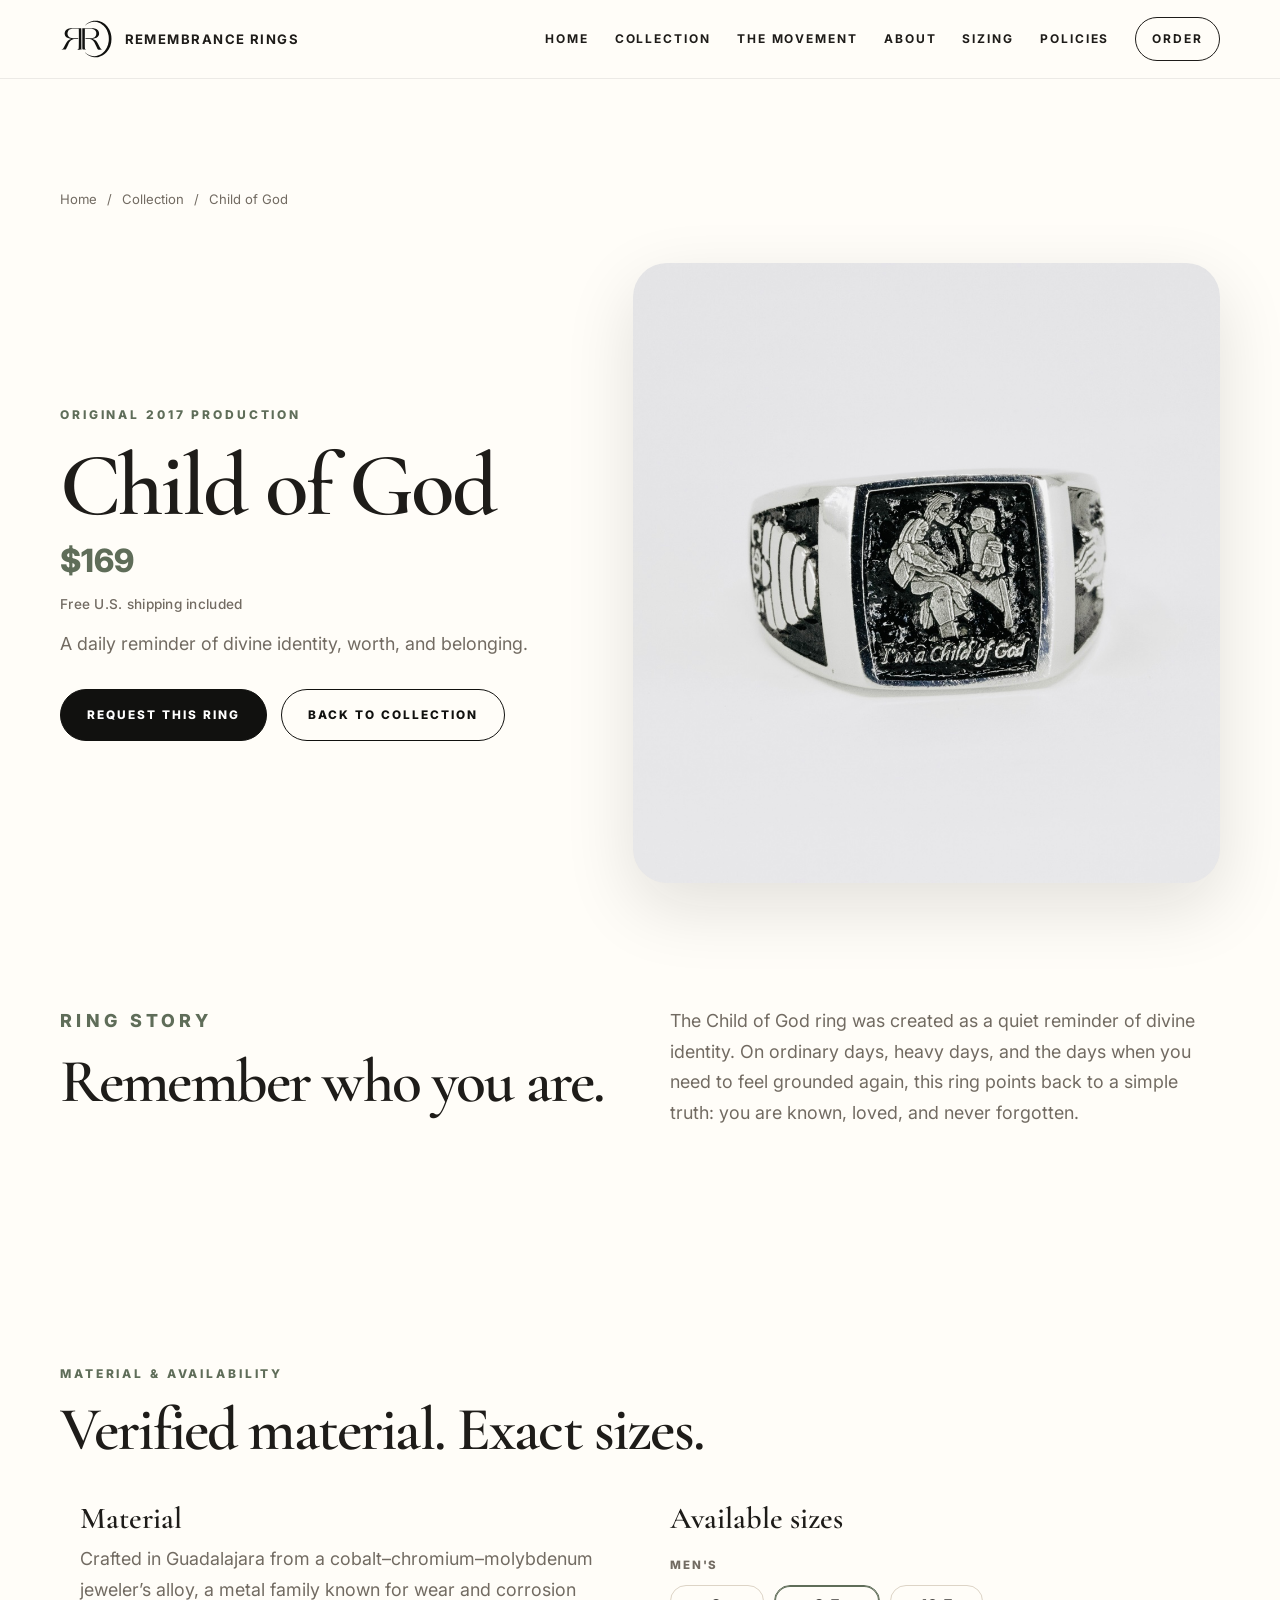
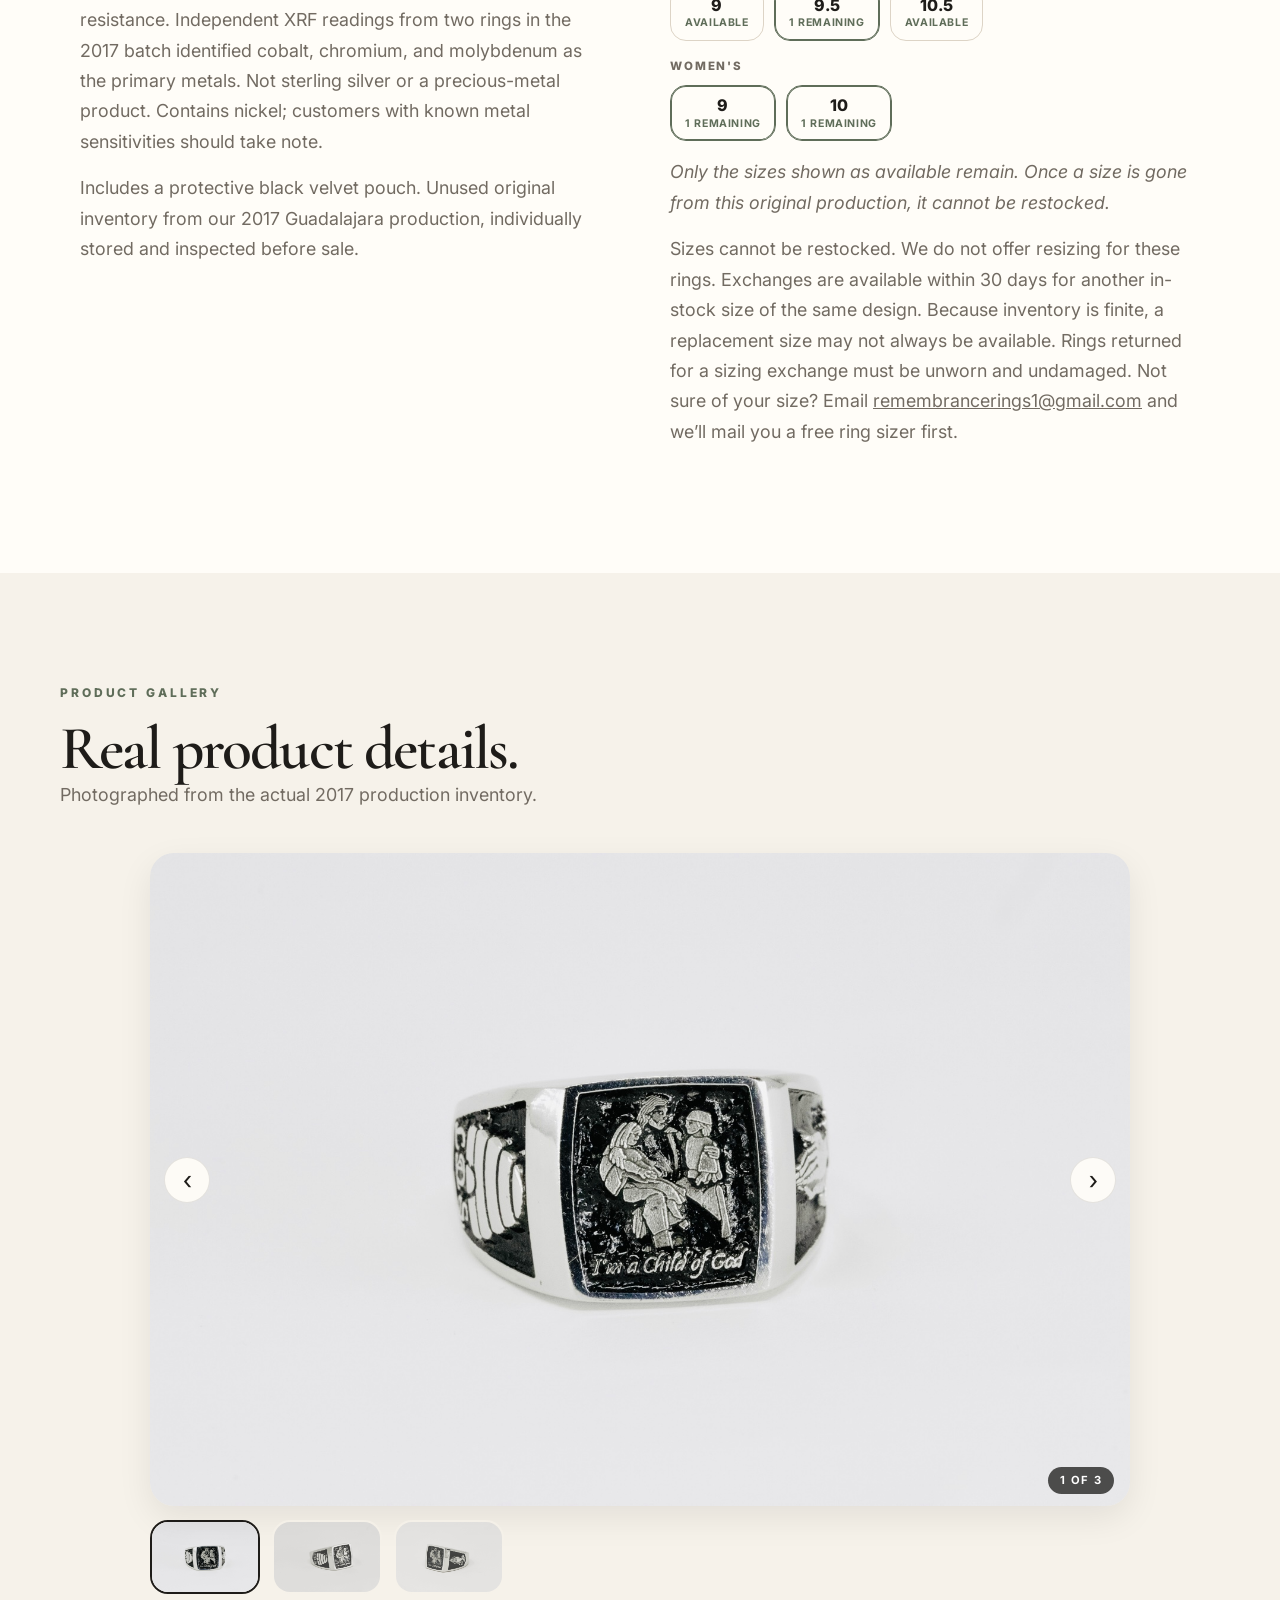
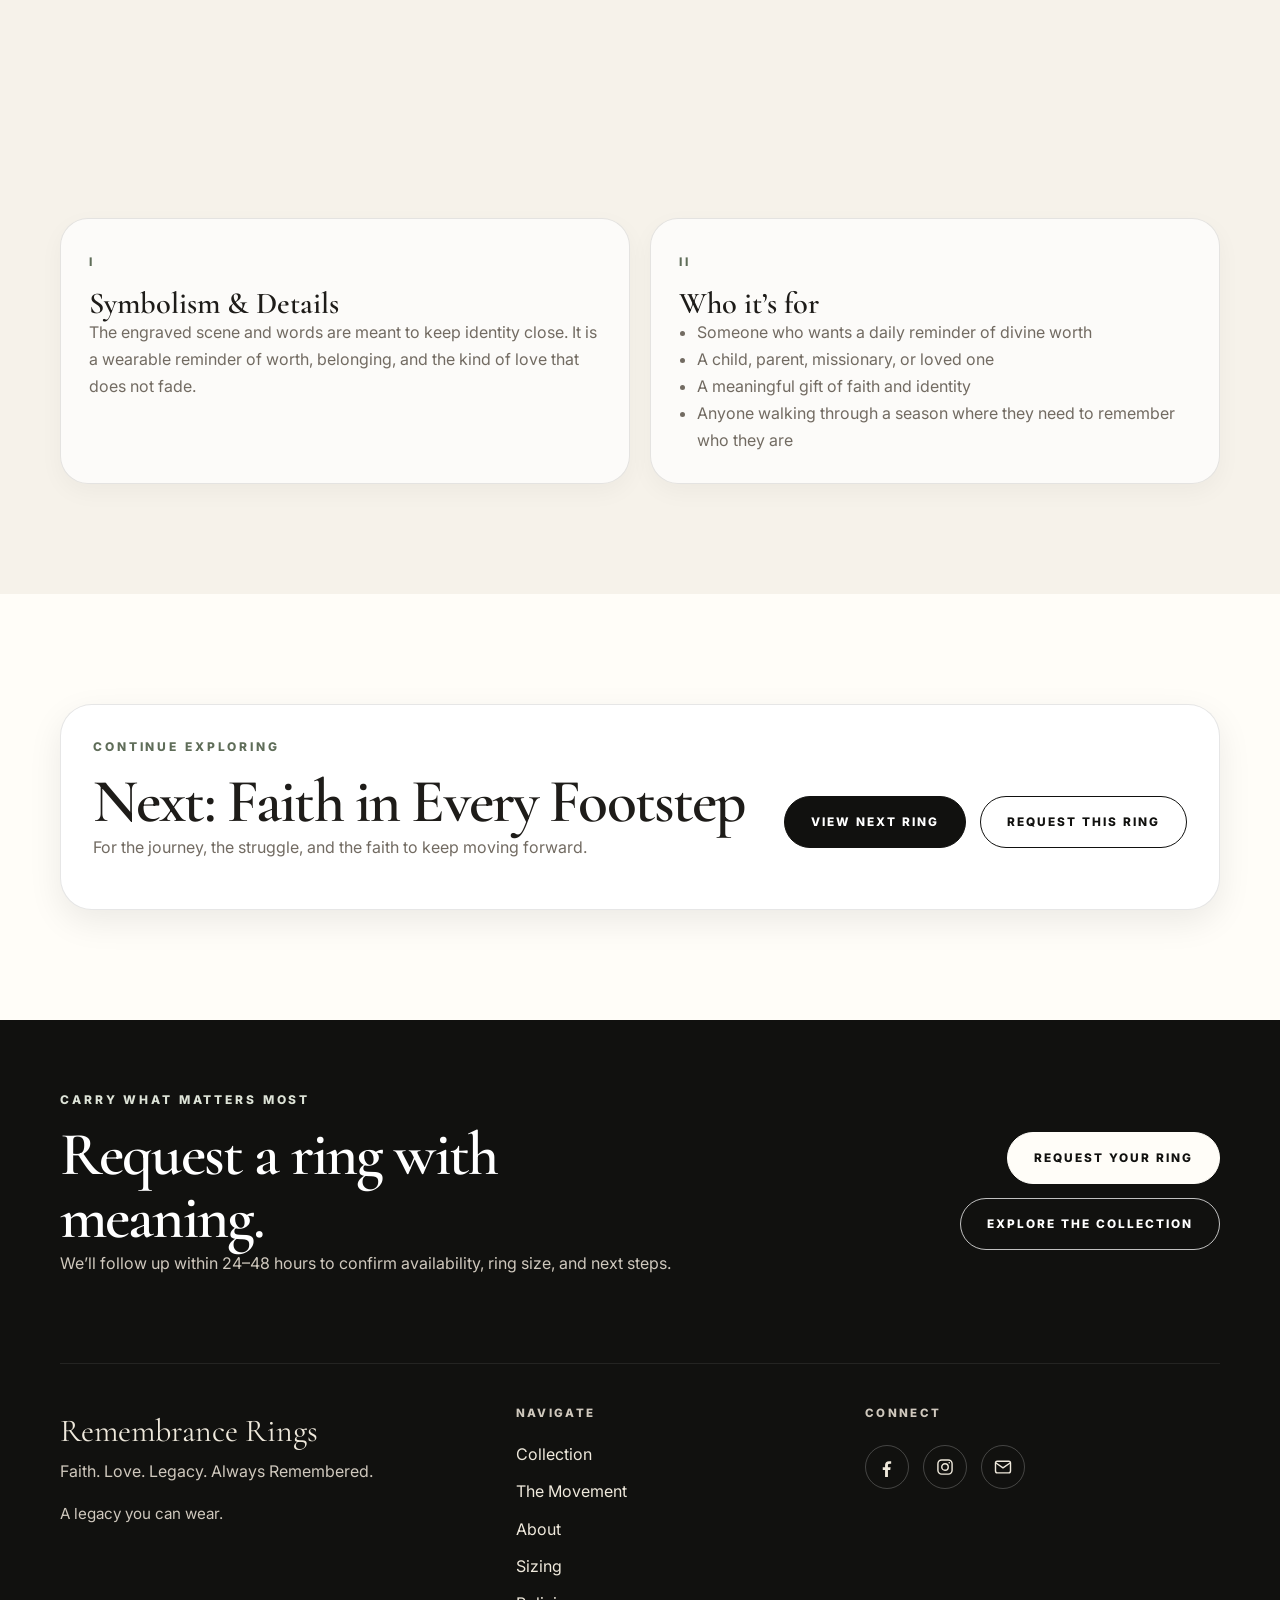
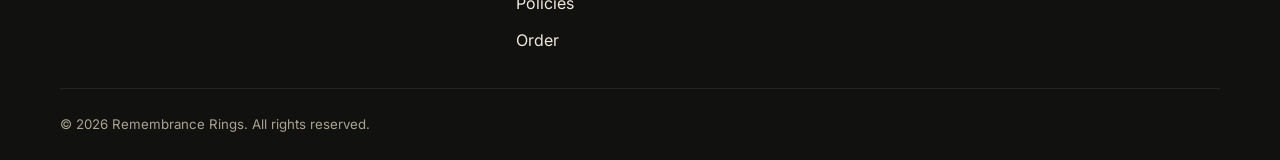
<file: rings/child-of-god.html>
<!DOCTYPE html>
<html lang="en">
<head>
  <meta charset="UTF-8">
  <meta name="viewport" content="width=device-width, initial-scale=1.0">
  <title>Child of God | Remembrance Rings</title>
  <meta name="description" content="Child of God ring — $169 with free U.S. shipping. Unused original inventory from our 2017 Guadalajara production. Verified cobalt-chromium alloy. Limited sizes remain.">
  <meta name="theme-color" content="#11110f">
  <link rel="canonical" href="https://remembrancerings.com/rings/child-of-god.html">
  <meta property="og:title" content="Child of God | Remembrance Rings">
  <meta property="og:description" content="Child of God ring — $169 with free U.S. shipping. Unused original inventory from our 2017 Guadalajara production. Verified cobalt-chromium alloy. Limited sizes remain.">
  <meta property="og:image" content="https://remembrancerings.com/assets/photos/social-preview/remembrance-rings-preview.png">
  <meta property="og:url" content="https://remembrancerings.com/rings/child-of-god.html">
  <meta property="og:type" content="website">
  <meta name="twitter:card" content="summary_large_image">
  <meta name="twitter:title" content="Child of God | Remembrance Rings">
  <meta name="twitter:description" content="Child of God ring — $169 with free U.S. shipping. Unused original inventory from our 2017 Guadalajara production. Verified cobalt-chromium alloy. Limited sizes remain.">
  <meta name="twitter:image" content="https://remembrancerings.com/assets/photos/social-preview/remembrance-rings-preview.png">
  <link rel="icon" href="../favicon.svg" type="image/svg+xml">
  <link rel="icon" href="../favicon.ico" sizes="32x32">
  <link rel="apple-touch-icon" href="../apple-touch-icon.png">
  <link rel="preconnect" href="https://fonts.googleapis.com">
  <link rel="preconnect" href="https://fonts.gstatic.com" crossorigin>
  <link href="https://fonts.googleapis.com/css2?family=Cormorant+Garamond:wght@400;500;600;700&family=Inter:wght@300;400;500;600;700;800&display=swap" rel="stylesheet">
  <link rel="stylesheet" href="../styles.css">
</head>
<body>
<header class="site-header" data-header>
  <a class="skip-link" href="#main">Skip to content</a>
  <div class="container nav-shell">
    <a class="brand" href="../index.html" aria-label="Remembrance Rings home">
      <img class="brand-mark-logo" src="../assets/logo/rr-monogram-black.svg" alt="" width="53" height="40">
      <span class="brand-word">Remembrance Rings</span>
    </a>
    <button class="menu-toggle" type="button" aria-label="Open menu" aria-expanded="false" data-menu-toggle>
      <span></span><span></span><span></span>
    </button>
    <nav class="site-nav" data-site-nav>
      <a href="../index.html">Home</a>
      <a href="../collection.html">Collection</a>
      <a href="../movement.html">The Movement</a>
      <a href="../about.html">About</a>
      <a href="../sizing.html">Sizing</a>
      <a href="../policies.html">Policies</a>
      <a class="nav-cta" href="../order.html">Order</a>
    </nav>
  </div>
</header>
<main id="main" class="page-main">
  <section class="section ring-page-top">
    <div class="container"><nav class="breadcrumbs" aria-label="Breadcrumb">
      <a href="../index.html">Home</a>
      <span>/</span>
      <a href="../collection.html">Collection</a>
      <span>/</span>
      <span aria-current="page">Child of God</span>
    </nav></div>
    <div class="container ring-hero">
      <div class="ring-copy reveal is-visible">
        <p class="eyebrow">Original 2017 Production</p>
        <h1>Child of God</h1>
        <p class="price large">$169 <span class="price-sub">Free U.S. shipping included</span></p>
        <p>A daily reminder of divine identity, worth, and belonging.</p>
        <div class="hero-actions"><a class="button dark" href="../order.html?ring=child-of-god">Request This Ring</a><a class="button outline" href="../collection.html">Back to Collection</a></div>
      </div>
      <div class="ring-hero-image reveal"><img src="../assets/photos/products/child-of-god/child-of-god-closeup-front-01.jpeg" alt="Child of God silver signet ring with black recessed engraving"></div>
    </div>
  </section>

  <section class="section ring-story-section">
    <div class="container two-col">
      <div class="reveal"><p class="eyebrow">Ring Story</p><h2>Remember who you are.</h2></div>
      <div class="reveal"><p>The Child of God ring was created as a quiet reminder of divine identity. On ordinary days, heavy days, and the days when you need to feel grounded again, this ring points back to a simple truth: you are known, loved, and never forgotten.</p></div>
    </div>
  </section>


  <section class="section specs-section">
    <div class="container">
      <div class="section-heading reveal">
        <p class="eyebrow">Material &amp; Availability</p>
        <h2>Verified material. Exact sizes.</h2>
      </div>
      <div class="container two-col specs-cols">
        <div class="reveal"><h3>Material</h3><p>Crafted in Guadalajara from a cobalt–chromium–molybdenum jeweler’s alloy, a metal family known for wear and corrosion resistance. Independent XRF readings from two rings in the 2017 batch identified cobalt, chromium, and molybdenum as the primary metals. Not sterling silver or a precious-metal product. Contains nickel; customers with known metal sensitivities should take note.</p><p>Includes a protective black velvet pouch. Unused original inventory from our 2017 Guadalajara production, individually stored and inspected before sale.</p></div>
        <div class="reveal"><h3>Available sizes</h3>
          <div class="size-chips-host" data-size-chips="Child of God"></div>
<p class="size-note">Sizes cannot be restocked. We do not offer resizing for these rings. Exchanges are available within 30 days for another in-stock size of the same design. Because inventory is finite, a replacement size may not always be available. Rings returned for a sizing exchange must be unworn and undamaged. Not sure of your size? Email <a href="mailto:remembrancerings1@gmail.com">remembrancerings1@gmail.com</a> and we&rsquo;ll mail you a free ring sizer first.</p>
        </div>
      </div>
    </div>
  </section>
  <section class="section gallery-section">
    <div class="container">
      <div class="section-heading reveal">
        <p class="eyebrow">Product Gallery</p>
        <h2>Real product details.</h2>
        <p>Photographed from the actual 2017 production inventory.</p>
      </div>
      <div class="carousel reveal" data-carousel aria-roledescription="carousel" aria-label="Child of God Ring product gallery">
        <div class="carousel-stage">
          <button class="carousel-arrow prev" type="button" data-carousel-prev aria-label="Previous image"><span aria-hidden="true">&#8249;</span></button>
          <img data-carousel-main src="../assets/photos/products/child-of-god/child-of-god-closeup-front-01.jpeg" alt="Child of God Ring silver signet ring, front view" width="1650" height="1100" fetchpriority="high">
          <button class="carousel-arrow next" type="button" data-carousel-next aria-label="Next image"><span aria-hidden="true">&#8250;</span></button>
          <p class="carousel-count" data-carousel-count aria-live="polite">1 of 3</p>
        </div>
        <div class="carousel-thumbs" role="tablist" aria-label="Child of God Ring gallery thumbnails">
          <button class="carousel-thumb is-active" type="button" role="tab" aria-selected="true" tabindex="0" aria-label="Show image 1 of 3: front view" data-carousel-thumb data-image="../assets/photos/products/child-of-god/child-of-god-closeup-front-01.jpeg" data-alt="Child of God Ring silver signet ring, front view"><img src="../assets/photos/products/child-of-god/child-of-god-closeup-front-01.jpeg" alt="" width="800" height="533" loading="eager"></button>
          <button class="carousel-thumb" type="button" role="tab" aria-selected="false" tabindex="-1" aria-label="Show image 2 of 3: left profile view" data-carousel-thumb data-image="../assets/photos/products/child-of-god/child-of-god-closeup-left-02.jpeg" data-alt="Child of God Ring silver signet ring, left profile view"><img src="../assets/photos/products/child-of-god/child-of-god-closeup-left-02.jpeg" alt="" width="800" height="533" loading="lazy"></button>
          <button class="carousel-thumb" type="button" role="tab" aria-selected="false" tabindex="-1" aria-label="Show image 3 of 3: right profile view" data-carousel-thumb data-image="../assets/photos/products/child-of-god/child-of-god-closeup-right-02.jpeg" data-alt="Child of God Ring silver signet ring, right profile view"><img src="../assets/photos/products/child-of-god/child-of-god-closeup-right-02.jpeg" alt="" width="800" height="533" loading="lazy"></button>
        </div>
      </div>
    </div>
  </section>

  <section class="section values values-soft">
    <div class="container value-grid two">
      <article class="reveal"><span>I</span><h3>Symbolism & Details</h3><p>The engraved scene and words are meant to keep identity close. It is a wearable reminder of worth, belonging, and the kind of love that does not fade.</p></article>
      <article class="reveal"><span>II</span><h3>Who it’s for</h3><ul><li>Someone who wants a daily reminder of divine worth</li><li>A child, parent, missionary, or loved one</li><li>A meaningful gift of faith and identity</li><li>Anyone walking through a season where they need to remember who they are</li></ul></article>
    </div>
  </section>

  <section class="section ring-next">
    <div class="container next-ring-card reveal">
      <div>
        <p class="eyebrow">Continue Exploring</p>
        <h2>Next: Faith in Every Footstep</h2>
        <p>For the journey, the struggle, and the faith to keep moving forward.</p>
      </div>
      <div class="hero-actions"><a class="button dark" href="faith-in-every-footstep.html">View Next Ring</a><a class="button outline" href="../order.html?ring=child-of-god">Request This Ring</a></div>
    </div>
  </section>
</main>
<footer class="footer">
  <div class="container footer-top-cta reveal">
    <div>
      <p class="eyebrow light">Carry what matters most</p>
      <h2>Request a ring with meaning.</h2>
      <p>We’ll follow up within 24–48 hours to confirm availability, ring size, and next steps.</p>
    </div>
    <div class="footer-top-actions">
      <a class="button" href="../order.html">Request Your Ring</a>
      <a class="button ghost" href="../collection.html">Explore the Collection</a>
    </div>
  </div>
  <div class="container footer-grid">
    <div class="footer-brand-block">
      <a class="footer-brand" href="../index.html">Remembrance Rings</a>
      <p>Faith. Love. Legacy. Always Remembered.</p>
      <p class="footer-small">A legacy you can wear.</p>
    </div>
    <div class="footer-links">
      <span class="footer-label">Navigate</span>
      <a href="../collection.html">Collection</a>
      <a href="../movement.html">The Movement</a>
      <a href="../about.html">About</a>
      <a href="../sizing.html">Sizing</a>
      <a href="../policies.html">Policies</a>
      <a href="../order.html">Order</a>
    </div>
    <div class="footer-links">
      <span class="footer-label">Connect</span>
      <div class="footer-social">
        <a href="https://www.facebook.com/remembrancerings" target="_blank" rel="noopener" aria-label="Remembrance Rings on Facebook"><svg viewBox="0 0 24 24" fill="currentColor" aria-hidden="true" focusable="false"><path d="M15.12 8.05H17V5.1a24.6 24.6 0 0 0-2.74-.14c-2.71 0-4.57 1.66-4.57 4.7v2.59H6.9v3.3h2.79V24h3.44v-8.35h2.78l.42-3.3h-3.2V9.98c0-.95.26-1.6 1.63-1.6z"/></svg></a>
        <a href="https://www.instagram.com/remembrancerings/" target="_blank" rel="noopener" aria-label="Remembrance Rings on Instagram"><svg viewBox="0 0 24 24" fill="none" stroke="currentColor" stroke-width="1.7" aria-hidden="true" focusable="false"><rect x="3.5" y="3.5" width="17" height="17" rx="4.6"/><circle cx="12" cy="12" r="3.9"/><circle cx="17.1" cy="6.9" r="1" fill="currentColor" stroke="none"/></svg></a>
        <a href="mailto:remembrancerings1@gmail.com" aria-label="Email Remembrance Rings"><svg viewBox="0 0 24 24" fill="none" stroke="currentColor" stroke-width="1.7" stroke-linecap="round" stroke-linejoin="round" aria-hidden="true" focusable="false"><rect x="3" y="5" width="18" height="14" rx="2.2"/><path d="m4 7.5 8 5.5 8-5.5"/></svg></a>
      </div>
    </div>
  </div>
  <div class="container footer-bottom">© 2026 Remembrance Rings. All rights reserved.</div>
</footer>
<script src="../assets/js/inventory.js"></script>
<script src="../assets/js/sizes.js"></script>
<script src="../script.js"></script>
<script src="../assets/js/carousel.js"></script>
</body>
</html>
</file>
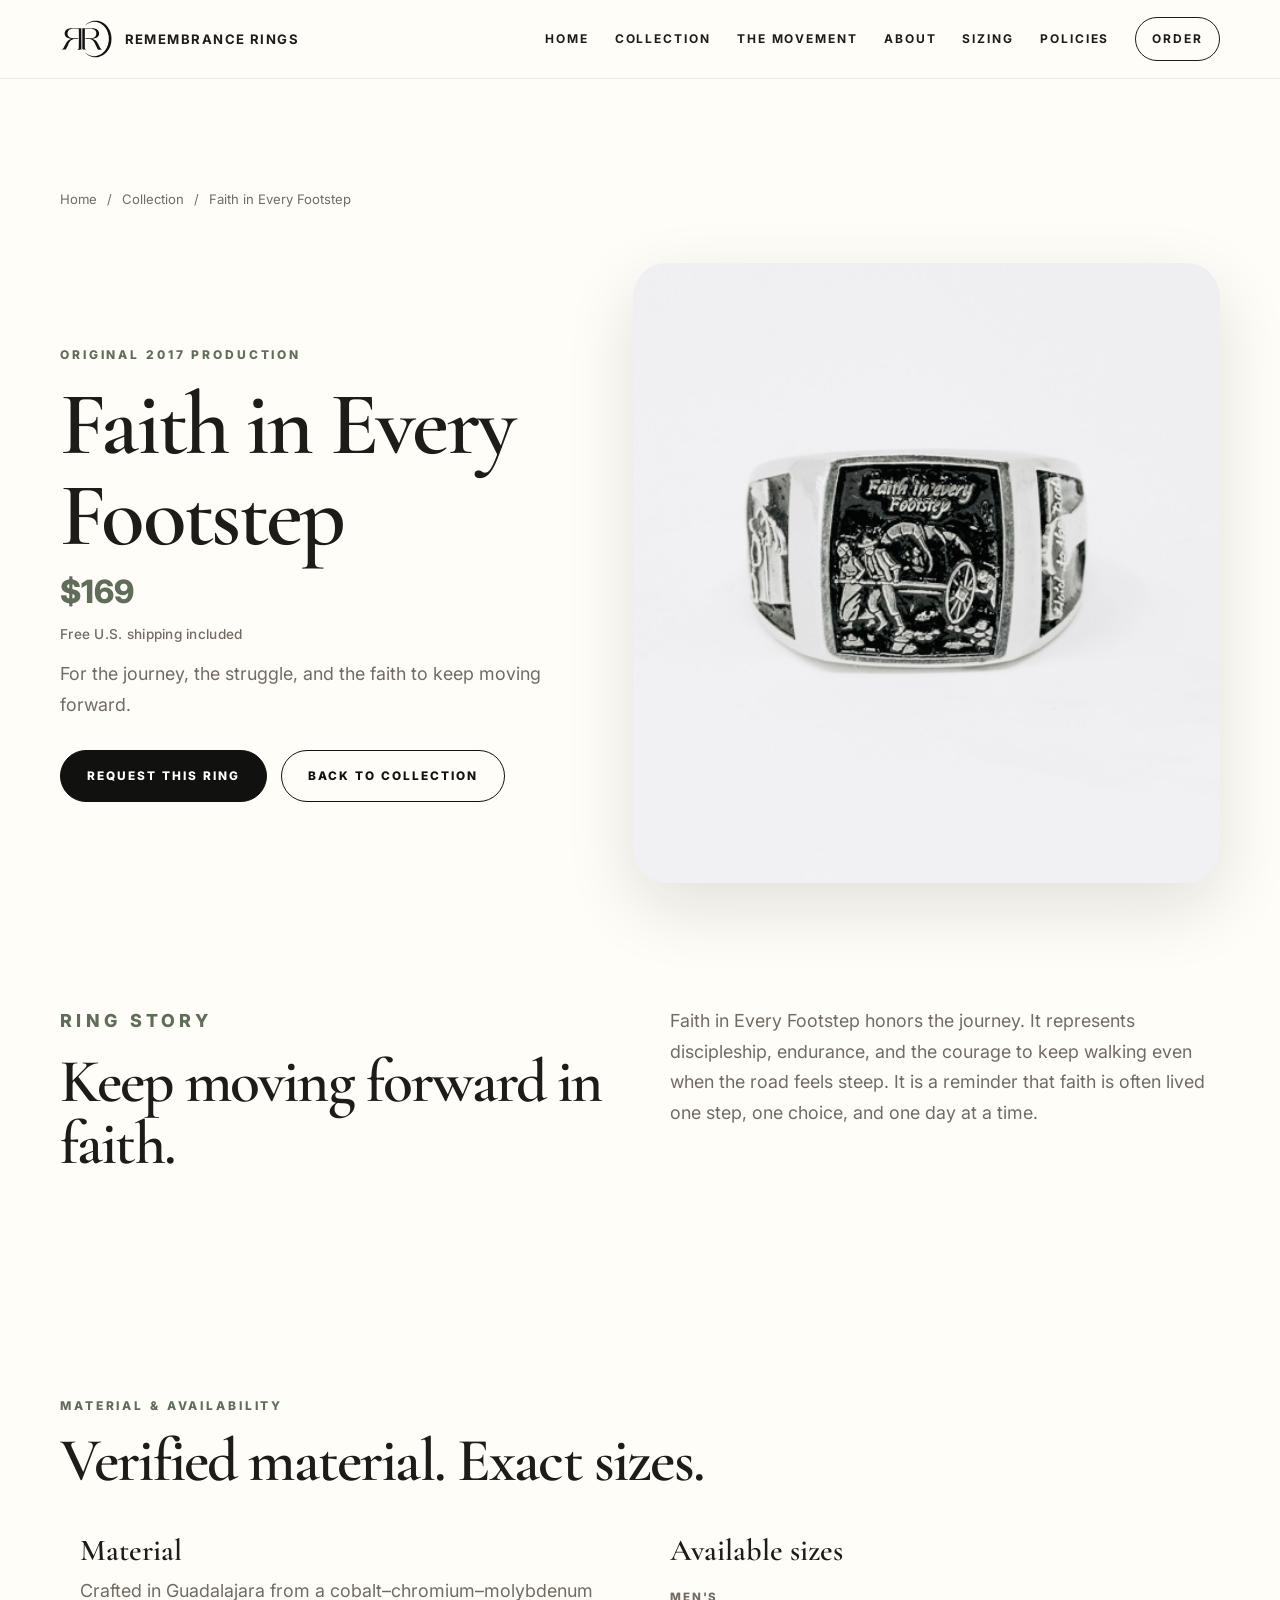
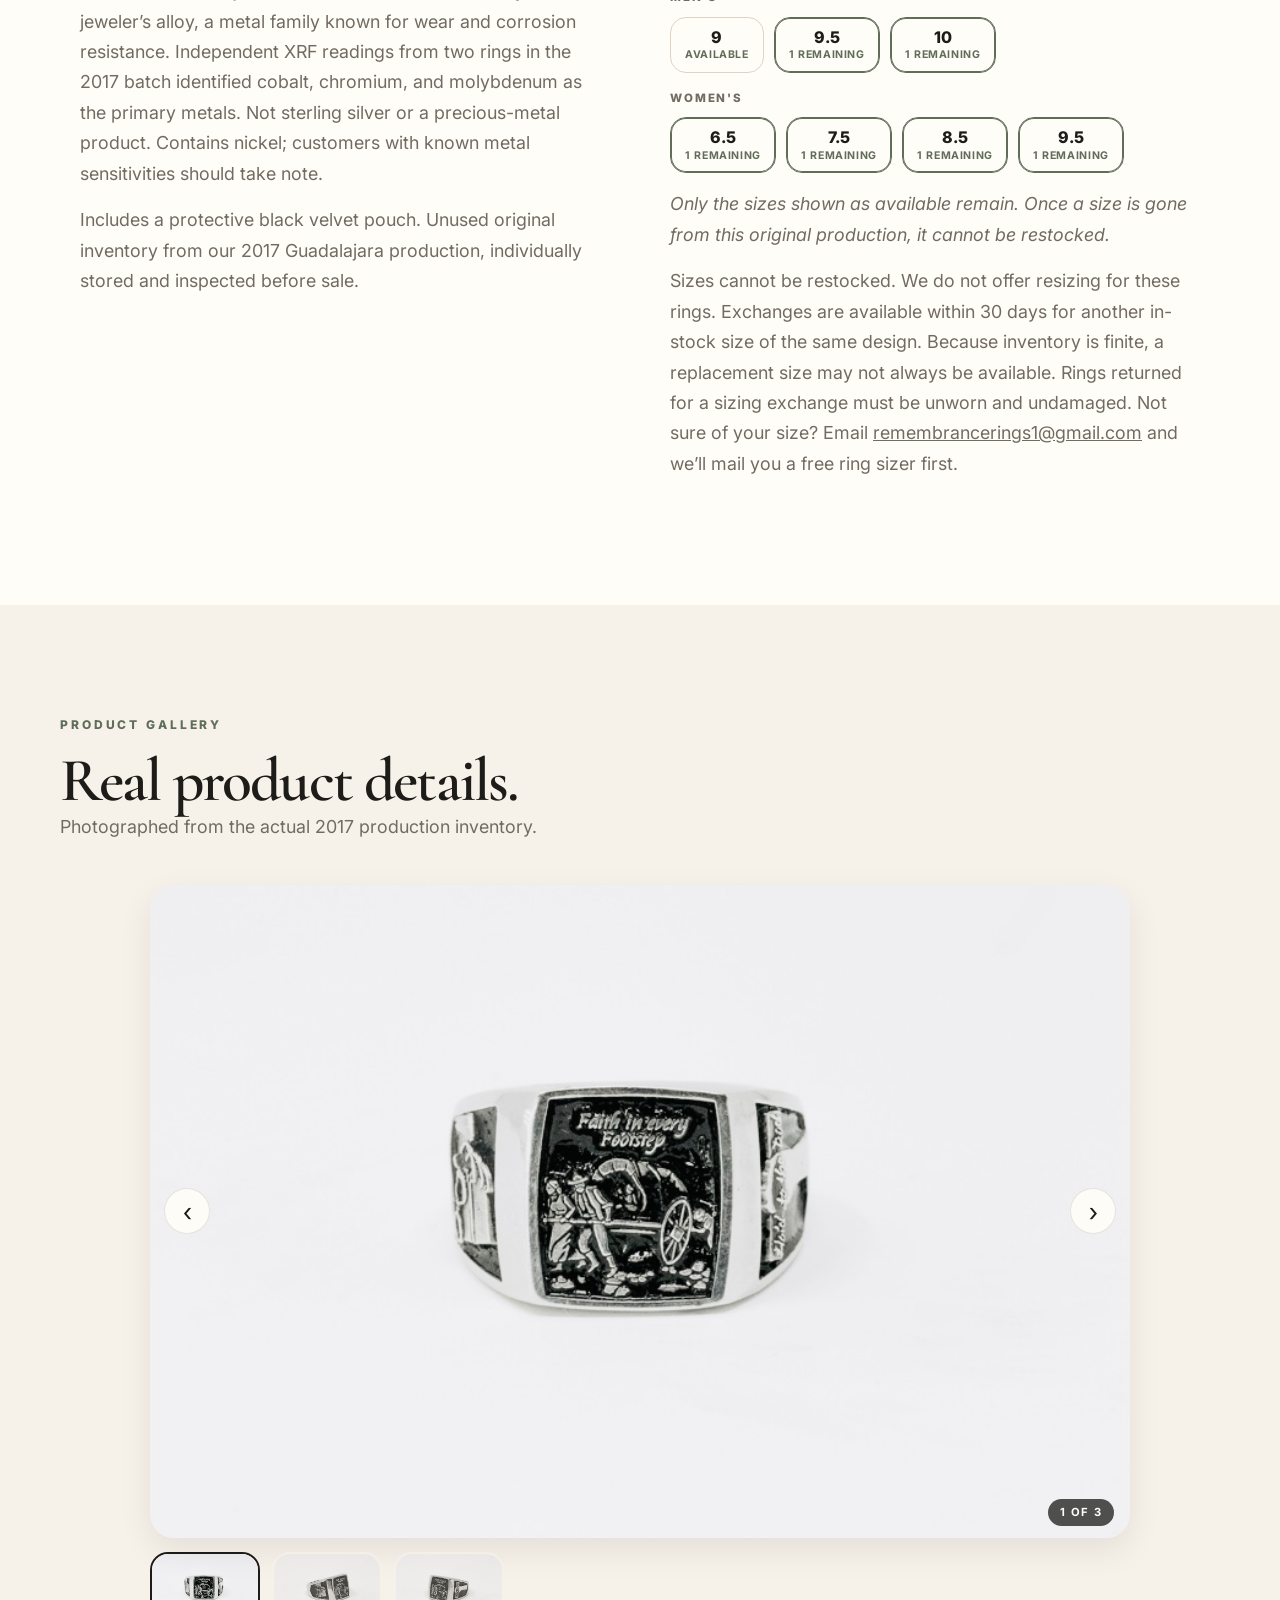
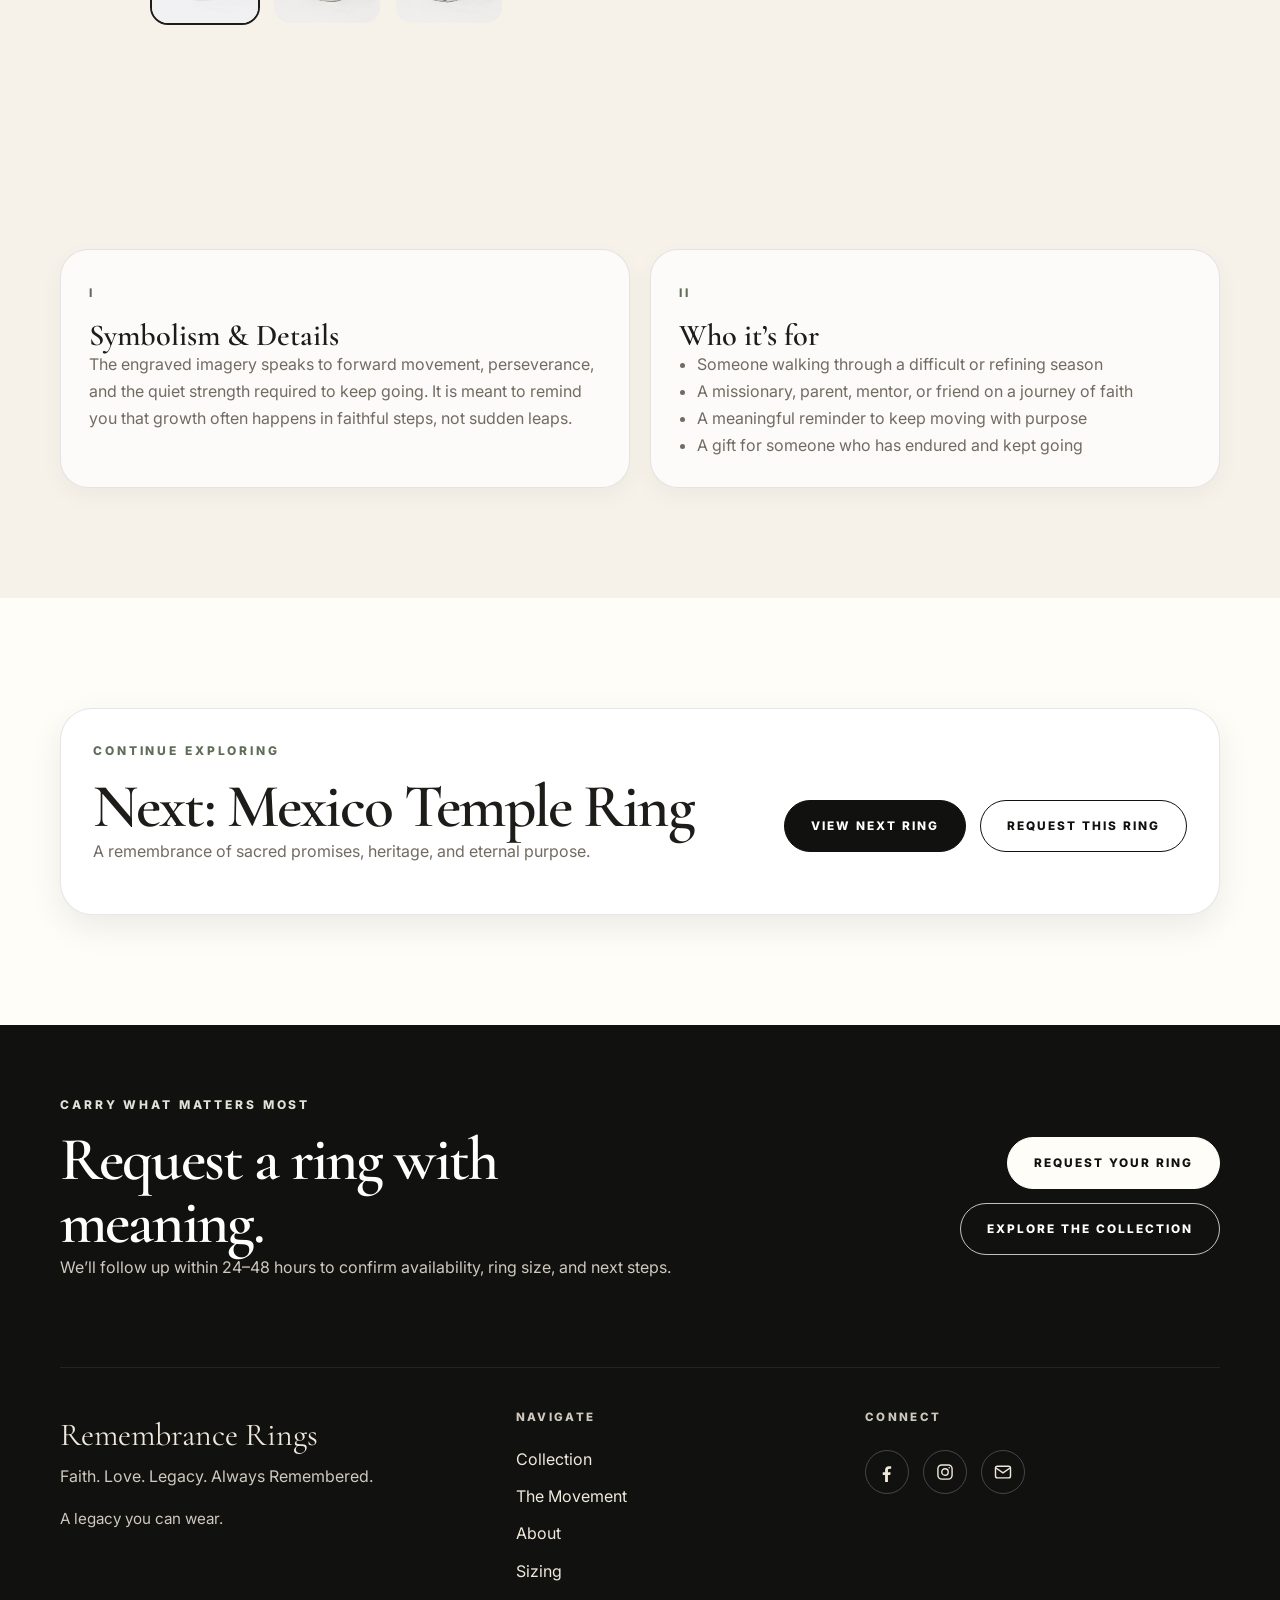
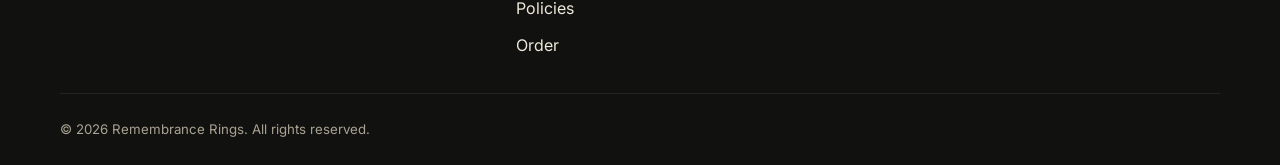
<file: rings/faith-in-every-footstep.html>
<!DOCTYPE html>
<html lang="en">
<head>
  <meta charset="UTF-8">
  <meta name="viewport" content="width=device-width, initial-scale=1.0">
  <title>Faith in Every Footstep | Remembrance Rings</title>
  <meta name="description" content="Faith in Every Footstep (Pioneer) ring — $169 with free U.S. shipping. Unused original inventory from our 2017 Guadalajara production. Verified cobalt-chromium alloy. Limited sizes remain.">
  <meta name="theme-color" content="#11110f">
  <link rel="canonical" href="https://remembrancerings.com/rings/faith-in-every-footstep.html">
  <meta property="og:title" content="Faith in Every Footstep | Remembrance Rings">
  <meta property="og:description" content="Faith in Every Footstep (Pioneer) ring — $169 with free U.S. shipping. Unused original inventory from our 2017 Guadalajara production. Verified cobalt-chromium alloy. Limited sizes remain.">
  <meta property="og:image" content="https://remembrancerings.com/assets/photos/social-preview/remembrance-rings-preview.png">
  <meta property="og:url" content="https://remembrancerings.com/rings/faith-in-every-footstep.html">
  <meta property="og:type" content="website">
  <meta name="twitter:card" content="summary_large_image">
  <meta name="twitter:title" content="Faith in Every Footstep | Remembrance Rings">
  <meta name="twitter:description" content="Faith in Every Footstep (Pioneer) ring — $169 with free U.S. shipping. Unused original inventory from our 2017 Guadalajara production. Verified cobalt-chromium alloy. Limited sizes remain.">
  <meta name="twitter:image" content="https://remembrancerings.com/assets/photos/social-preview/remembrance-rings-preview.png">
  <link rel="icon" href="../favicon.svg" type="image/svg+xml">
  <link rel="icon" href="../favicon.ico" sizes="32x32">
  <link rel="apple-touch-icon" href="../apple-touch-icon.png">
  <link rel="preconnect" href="https://fonts.googleapis.com">
  <link rel="preconnect" href="https://fonts.gstatic.com" crossorigin>
  <link href="https://fonts.googleapis.com/css2?family=Cormorant+Garamond:wght@400;500;600;700&family=Inter:wght@300;400;500;600;700;800&display=swap" rel="stylesheet">
  <link rel="stylesheet" href="../styles.css">
</head>
<body>
<header class="site-header" data-header>
  <a class="skip-link" href="#main">Skip to content</a>
  <div class="container nav-shell">
    <a class="brand" href="../index.html" aria-label="Remembrance Rings home">
      <img class="brand-mark-logo" src="../assets/logo/rr-monogram-black.svg" alt="" width="53" height="40">
      <span class="brand-word">Remembrance Rings</span>
    </a>
    <button class="menu-toggle" type="button" aria-label="Open menu" aria-expanded="false" data-menu-toggle>
      <span></span><span></span><span></span>
    </button>
    <nav class="site-nav" data-site-nav>
      <a href="../index.html">Home</a>
      <a href="../collection.html">Collection</a>
      <a href="../movement.html">The Movement</a>
      <a href="../about.html">About</a>
      <a href="../sizing.html">Sizing</a>
      <a href="../policies.html">Policies</a>
      <a class="nav-cta" href="../order.html">Order</a>
    </nav>
  </div>
</header>
<main id="main" class="page-main">
  <section class="section ring-page-top">
    <div class="container"><nav class="breadcrumbs" aria-label="Breadcrumb">
      <a href="../index.html">Home</a>
      <span>/</span>
      <a href="../collection.html">Collection</a>
      <span>/</span>
      <span aria-current="page">Faith in Every Footstep</span>
    </nav></div>
    <div class="container ring-hero">
      <div class="ring-copy reveal is-visible">
        <p class="eyebrow">Original 2017 Production</p>
        <h1>Faith in Every Footstep</h1>
        <p class="price large">$169 <span class="price-sub">Free U.S. shipping included</span></p>
        <p>For the journey, the struggle, and the faith to keep moving forward.</p>
        <div class="hero-actions"><a class="button dark" href="../order.html?ring=faith-in-every-footstep">Request This Ring</a><a class="button outline" href="../collection.html">Back to Collection</a></div>
      </div>
      <div class="ring-hero-image reveal"><img src="../assets/photos/products/faith-in-every-footstep/faith-in-every-footstep-closeup-front-01.jpeg" alt="Faith in Every Footstep silver signet ring with black recessed engraving"></div>
    </div>
  </section>

  <section class="section ring-story-section">
    <div class="container two-col">
      <div class="reveal"><p class="eyebrow">Ring Story</p><h2>Keep moving forward in faith.</h2></div>
      <div class="reveal"><p>Faith in Every Footstep honors the journey. It represents discipleship, endurance, and the courage to keep walking even when the road feels steep. It is a reminder that faith is often lived one step, one choice, and one day at a time.</p></div>
    </div>
  </section>


  <section class="section specs-section">
    <div class="container">
      <div class="section-heading reveal">
        <p class="eyebrow">Material &amp; Availability</p>
        <h2>Verified material. Exact sizes.</h2>
      </div>
      <div class="container two-col specs-cols">
        <div class="reveal"><h3>Material</h3><p>Crafted in Guadalajara from a cobalt–chromium–molybdenum jeweler’s alloy, a metal family known for wear and corrosion resistance. Independent XRF readings from two rings in the 2017 batch identified cobalt, chromium, and molybdenum as the primary metals. Not sterling silver or a precious-metal product. Contains nickel; customers with known metal sensitivities should take note.</p><p>Includes a protective black velvet pouch. Unused original inventory from our 2017 Guadalajara production, individually stored and inspected before sale.</p></div>
        <div class="reveal"><h3>Available sizes</h3>
          <div class="size-chips-host" data-size-chips="Faith in Every Footstep"></div>
<p class="size-note">Sizes cannot be restocked. We do not offer resizing for these rings. Exchanges are available within 30 days for another in-stock size of the same design. Because inventory is finite, a replacement size may not always be available. Rings returned for a sizing exchange must be unworn and undamaged. Not sure of your size? Email <a href="mailto:remembrancerings1@gmail.com">remembrancerings1@gmail.com</a> and we&rsquo;ll mail you a free ring sizer first.</p>
        </div>
      </div>
    </div>
  </section>
  <section class="section gallery-section">
    <div class="container">
      <div class="section-heading reveal">
        <p class="eyebrow">Product Gallery</p>
        <h2>Real product details.</h2>
        <p>Photographed from the actual 2017 production inventory.</p>
      </div>
      <div class="carousel reveal" data-carousel aria-roledescription="carousel" aria-label="Faith in Every Footstep Ring product gallery">
        <div class="carousel-stage">
          <button class="carousel-arrow prev" type="button" data-carousel-prev aria-label="Previous image"><span aria-hidden="true">&#8249;</span></button>
          <img data-carousel-main src="../assets/photos/products/faith-in-every-footstep/faith-in-every-footstep-closeup-front-01.jpeg" alt="Faith in Every Footstep Ring silver signet ring, front view" width="1650" height="1100" fetchpriority="high">
          <button class="carousel-arrow next" type="button" data-carousel-next aria-label="Next image"><span aria-hidden="true">&#8250;</span></button>
          <p class="carousel-count" data-carousel-count aria-live="polite">1 of 3</p>
        </div>
        <div class="carousel-thumbs" role="tablist" aria-label="Faith in Every Footstep Ring gallery thumbnails">
          <button class="carousel-thumb is-active" type="button" role="tab" aria-selected="true" tabindex="0" aria-label="Show image 1 of 3: front view" data-carousel-thumb data-image="../assets/photos/products/faith-in-every-footstep/faith-in-every-footstep-closeup-front-01.jpeg" data-alt="Faith in Every Footstep Ring silver signet ring, front view"><img src="../assets/photos/products/faith-in-every-footstep/faith-in-every-footstep-closeup-front-01.jpeg" alt="" width="800" height="533" loading="eager"></button>
          <button class="carousel-thumb" type="button" role="tab" aria-selected="false" tabindex="-1" aria-label="Show image 2 of 3: left profile view" data-carousel-thumb data-image="../assets/photos/products/faith-in-every-footstep/faith-in-every-footstep-closeup-left-01.jpeg" data-alt="Faith in Every Footstep Ring silver signet ring, left profile view"><img src="../assets/photos/products/faith-in-every-footstep/faith-in-every-footstep-closeup-left-01.jpeg" alt="" width="800" height="533" loading="lazy"></button>
          <button class="carousel-thumb" type="button" role="tab" aria-selected="false" tabindex="-1" aria-label="Show image 3 of 3: right profile view" data-carousel-thumb data-image="../assets/photos/products/faith-in-every-footstep/faith-in-every-footstep-closeup-right-01.jpeg" data-alt="Faith in Every Footstep Ring silver signet ring, right profile view"><img src="../assets/photos/products/faith-in-every-footstep/faith-in-every-footstep-closeup-right-01.jpeg" alt="" width="800" height="533" loading="lazy"></button>
        </div>
      </div>
    </div>
  </section>

  <section class="section values values-soft">
    <div class="container value-grid two">
      <article class="reveal"><span>I</span><h3>Symbolism & Details</h3><p>The engraved imagery speaks to forward movement, perseverance, and the quiet strength required to keep going. It is meant to remind you that growth often happens in faithful steps, not sudden leaps.</p></article>
      <article class="reveal"><span>II</span><h3>Who it’s for</h3><ul><li>Someone walking through a difficult or refining season</li><li>A missionary, parent, mentor, or friend on a journey of faith</li><li>A meaningful reminder to keep moving with purpose</li><li>A gift for someone who has endured and kept going</li></ul></article>
    </div>
  </section>

  <section class="section ring-next">
    <div class="container next-ring-card reveal">
      <div>
        <p class="eyebrow">Continue Exploring</p>
        <h2>Next: Mexico Temple Ring</h2>
        <p>A remembrance of sacred promises, heritage, and eternal purpose.</p>
      </div>
      <div class="hero-actions"><a class="button dark" href="mexico-temple.html">View Next Ring</a><a class="button outline" href="../order.html?ring=faith-in-every-footstep">Request This Ring</a></div>
    </div>
  </section>
</main>
<footer class="footer">
  <div class="container footer-top-cta reveal">
    <div>
      <p class="eyebrow light">Carry what matters most</p>
      <h2>Request a ring with meaning.</h2>
      <p>We’ll follow up within 24–48 hours to confirm availability, ring size, and next steps.</p>
    </div>
    <div class="footer-top-actions">
      <a class="button" href="../order.html">Request Your Ring</a>
      <a class="button ghost" href="../collection.html">Explore the Collection</a>
    </div>
  </div>
  <div class="container footer-grid">
    <div class="footer-brand-block">
      <a class="footer-brand" href="../index.html">Remembrance Rings</a>
      <p>Faith. Love. Legacy. Always Remembered.</p>
      <p class="footer-small">A legacy you can wear.</p>
    </div>
    <div class="footer-links">
      <span class="footer-label">Navigate</span>
      <a href="../collection.html">Collection</a>
      <a href="../movement.html">The Movement</a>
      <a href="../about.html">About</a>
      <a href="../sizing.html">Sizing</a>
      <a href="../policies.html">Policies</a>
      <a href="../order.html">Order</a>
    </div>
    <div class="footer-links">
      <span class="footer-label">Connect</span>
      <div class="footer-social">
        <a href="https://www.facebook.com/remembrancerings" target="_blank" rel="noopener" aria-label="Remembrance Rings on Facebook"><svg viewBox="0 0 24 24" fill="currentColor" aria-hidden="true" focusable="false"><path d="M15.12 8.05H17V5.1a24.6 24.6 0 0 0-2.74-.14c-2.71 0-4.57 1.66-4.57 4.7v2.59H6.9v3.3h2.79V24h3.44v-8.35h2.78l.42-3.3h-3.2V9.98c0-.95.26-1.6 1.63-1.6z"/></svg></a>
        <a href="https://www.instagram.com/remembrancerings/" target="_blank" rel="noopener" aria-label="Remembrance Rings on Instagram"><svg viewBox="0 0 24 24" fill="none" stroke="currentColor" stroke-width="1.7" aria-hidden="true" focusable="false"><rect x="3.5" y="3.5" width="17" height="17" rx="4.6"/><circle cx="12" cy="12" r="3.9"/><circle cx="17.1" cy="6.9" r="1" fill="currentColor" stroke="none"/></svg></a>
        <a href="mailto:remembrancerings1@gmail.com" aria-label="Email Remembrance Rings"><svg viewBox="0 0 24 24" fill="none" stroke="currentColor" stroke-width="1.7" stroke-linecap="round" stroke-linejoin="round" aria-hidden="true" focusable="false"><rect x="3" y="5" width="18" height="14" rx="2.2"/><path d="m4 7.5 8 5.5 8-5.5"/></svg></a>
      </div>
    </div>
  </div>
  <div class="container footer-bottom">© 2026 Remembrance Rings. All rights reserved.</div>
</footer>
<script src="../assets/js/inventory.js"></script>
<script src="../assets/js/sizes.js"></script>
<script src="../script.js"></script>
<script src="../assets/js/carousel.js"></script>
</body>
</html>
</file>
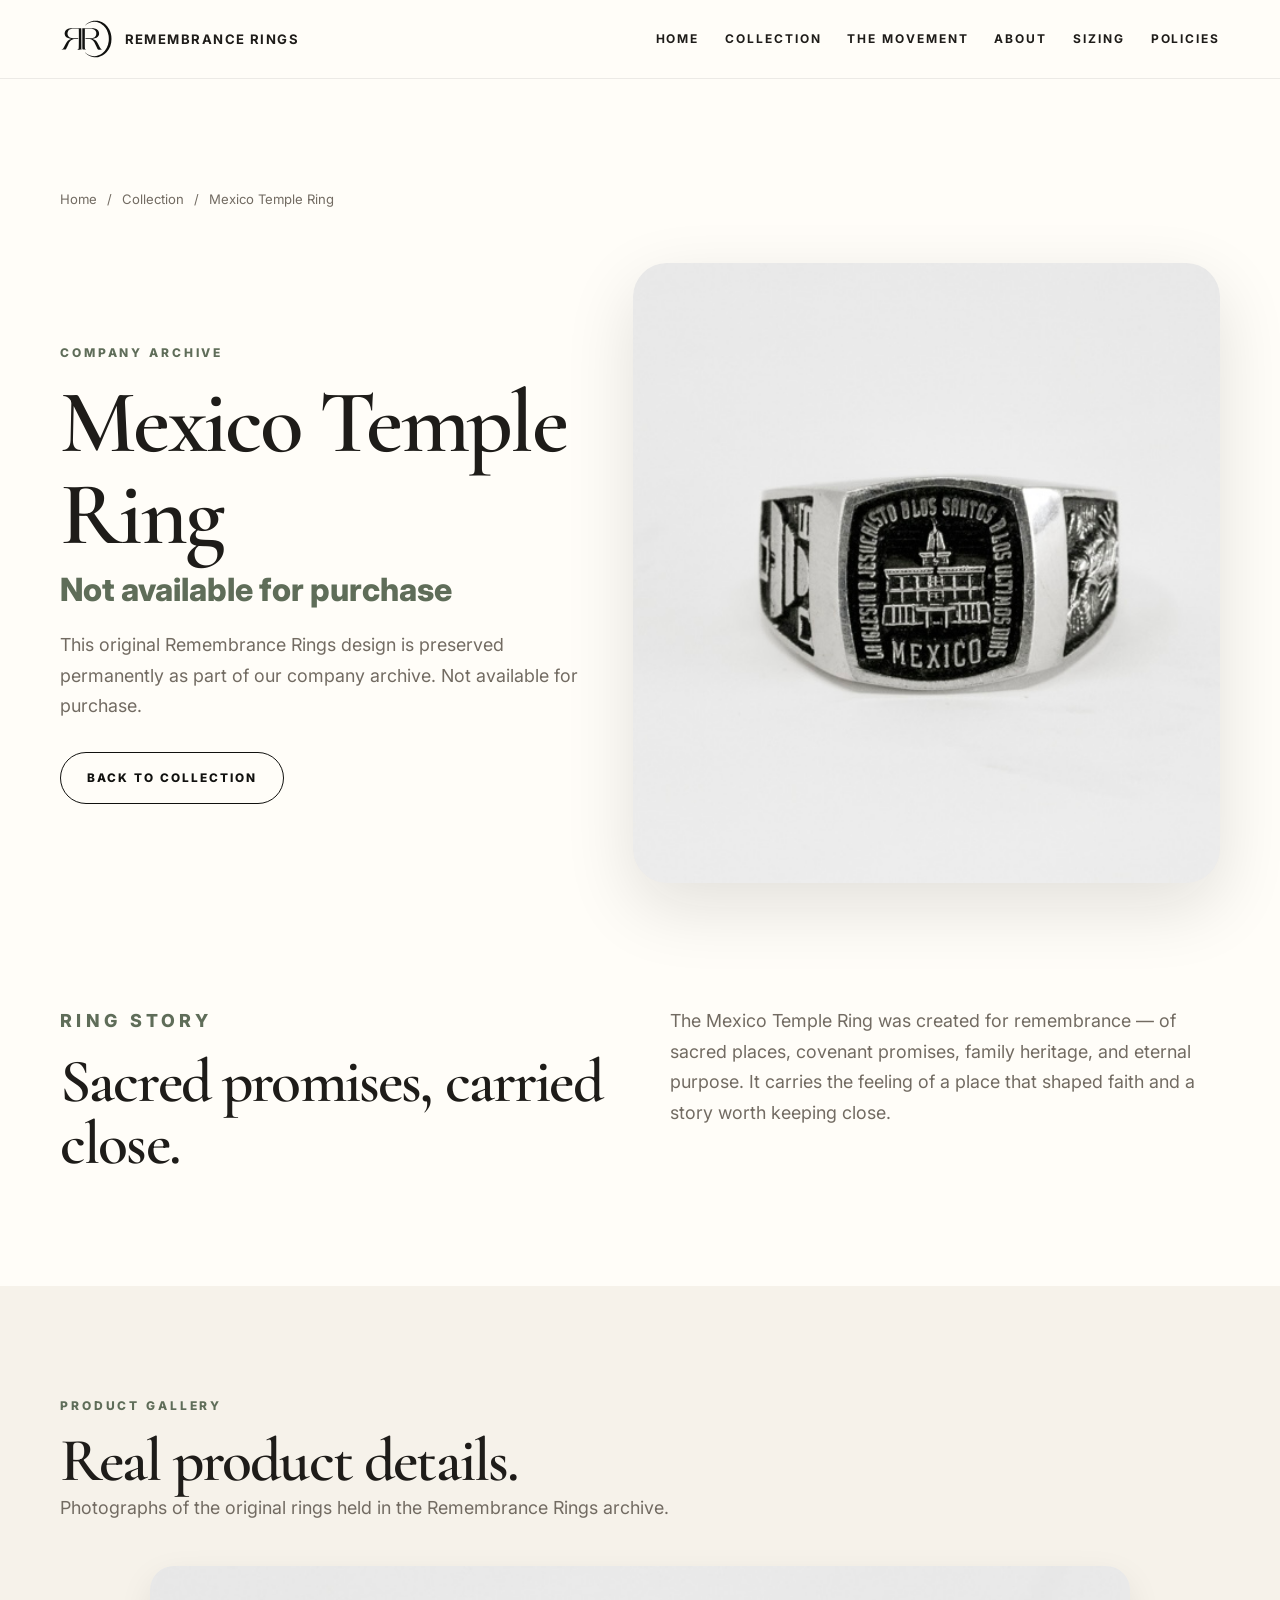
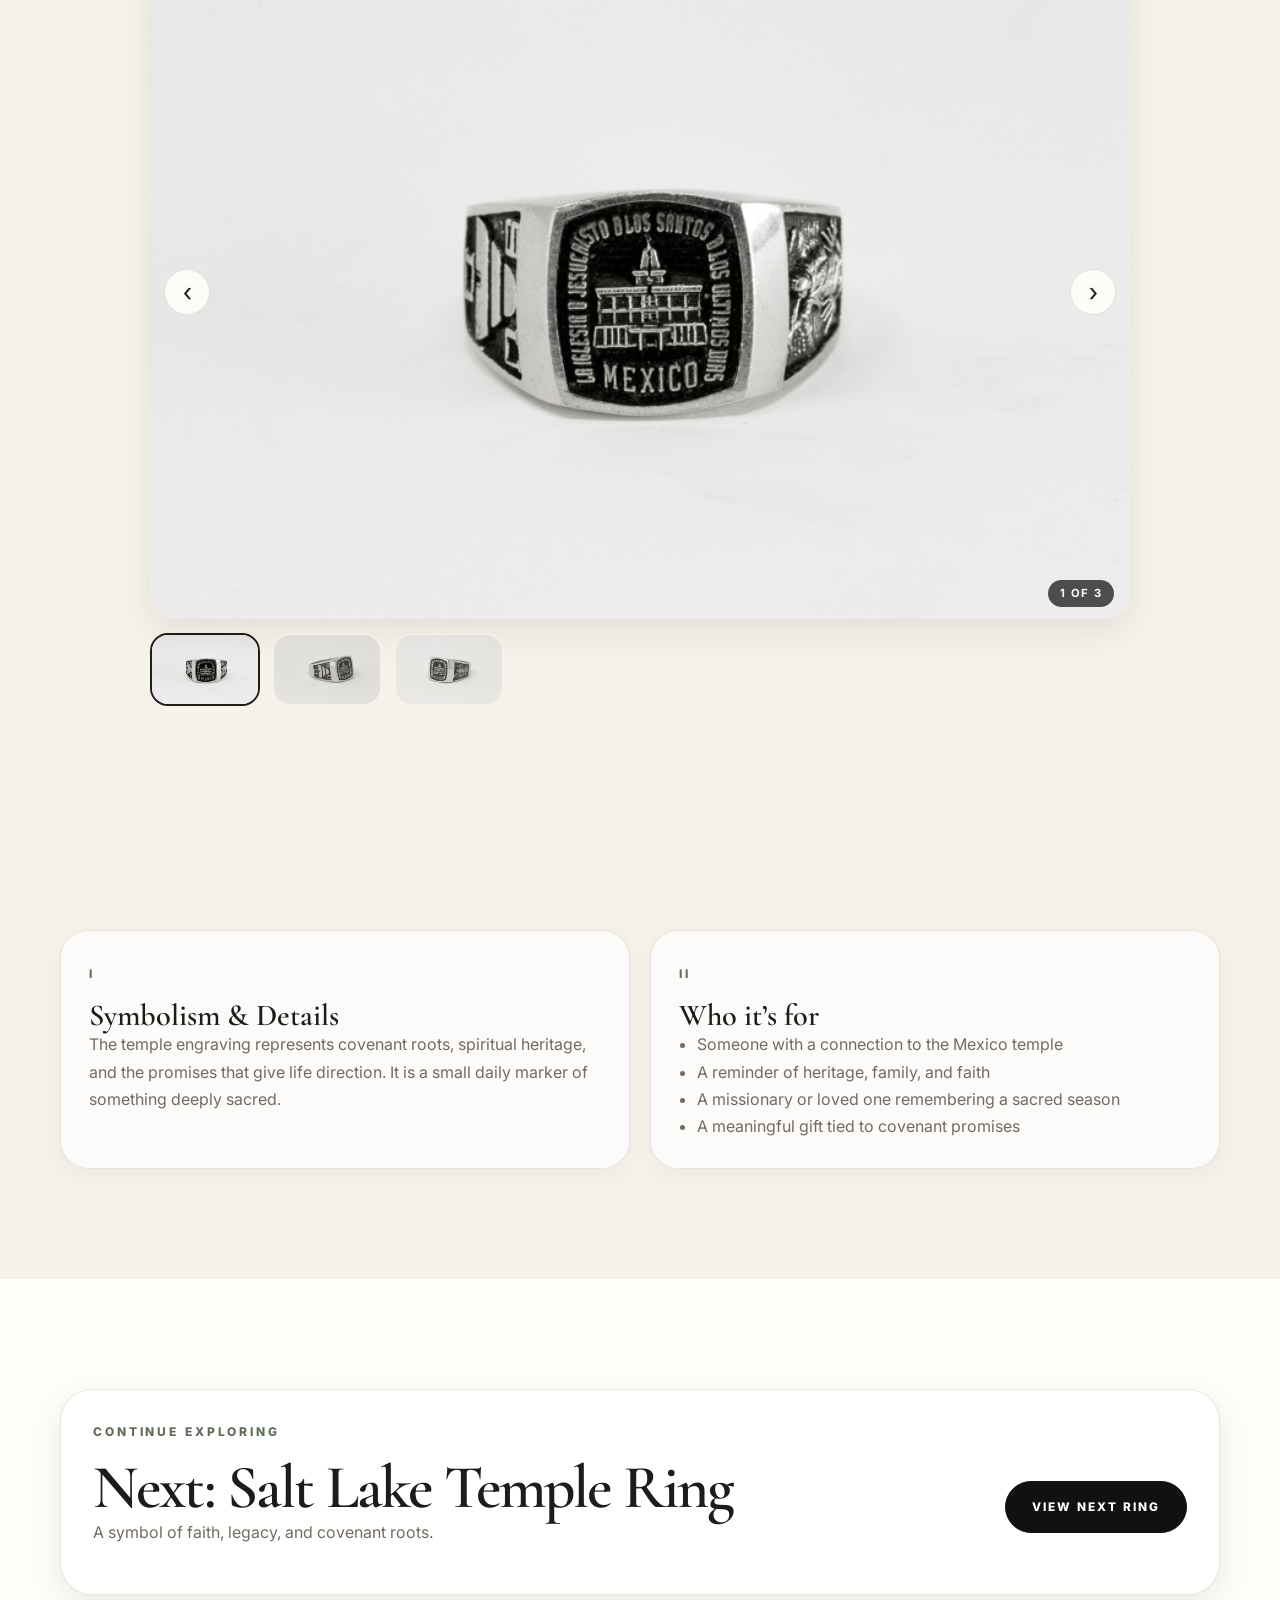
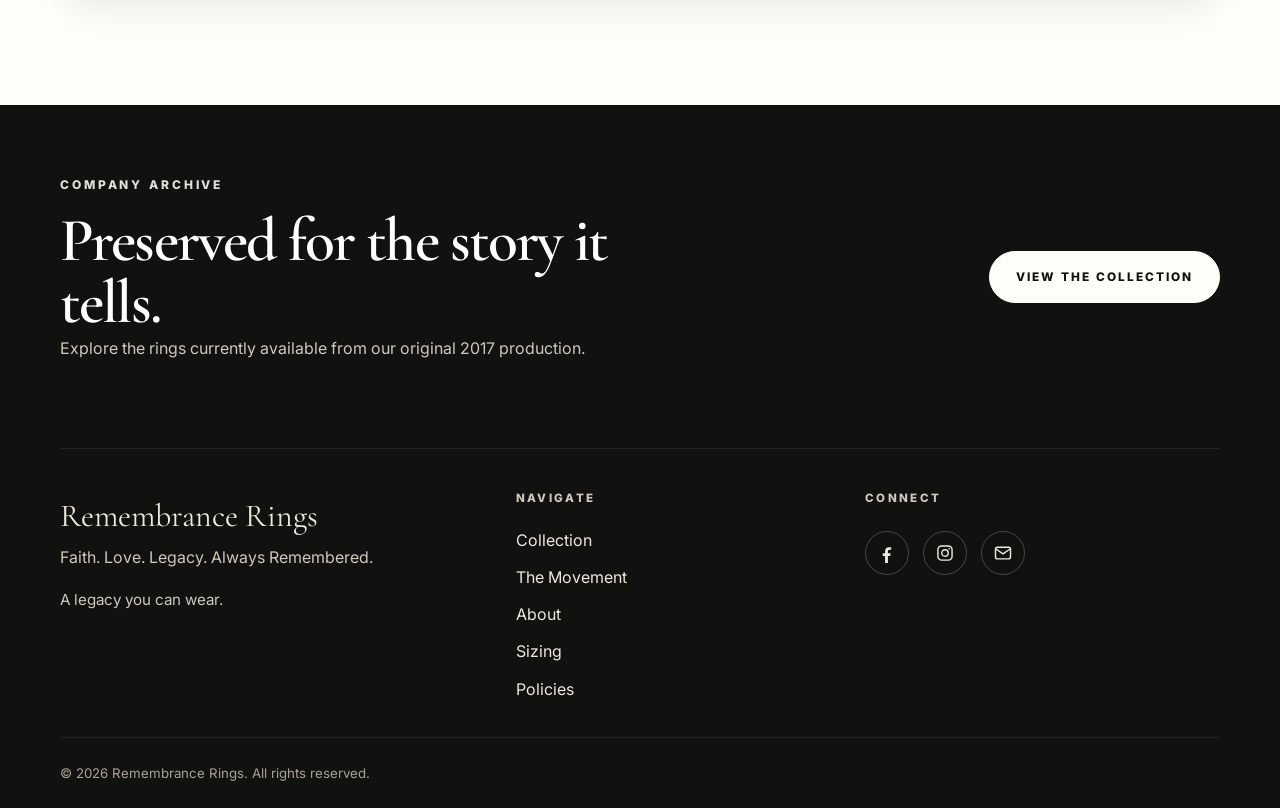
<file: rings/mexico-temple.html>
<!DOCTYPE html>
<html lang="en">
<head>
  <meta charset="UTF-8">
  <meta name="viewport" content="width=device-width, initial-scale=1.0">
  <title>Mexico Temple Ring — Company Archive | Remembrance Rings</title>
  <meta name="description" content="An original Remembrance Rings design preserved permanently in the company archive. Not available for purchase.">
  <meta name="theme-color" content="#11110f">
  <link rel="canonical" href="https://remembrancerings.com/rings/mexico-temple.html">
  <meta property="og:title" content="Mexico Temple Ring — Company Archive | Remembrance Rings">
  <meta property="og:description" content="An original Remembrance Rings design preserved permanently in the company archive. Not available for purchase.">
  <meta property="og:image" content="https://remembrancerings.com/assets/photos/social-preview/remembrance-rings-preview.png">
  <meta property="og:url" content="https://remembrancerings.com/rings/mexico-temple.html">
  <meta property="og:type" content="website">
  <meta name="twitter:card" content="summary_large_image">
  <meta name="twitter:title" content="Mexico Temple Ring — Company Archive | Remembrance Rings">
  <meta name="twitter:description" content="An original Remembrance Rings design preserved permanently in the company archive. Not available for purchase.">
  <meta name="twitter:image" content="https://remembrancerings.com/assets/photos/social-preview/remembrance-rings-preview.png">
  <link rel="icon" href="../favicon.svg" type="image/svg+xml">
  <link rel="icon" href="../favicon.ico" sizes="32x32">
  <link rel="apple-touch-icon" href="../apple-touch-icon.png">
  <link rel="preconnect" href="https://fonts.googleapis.com">
  <link rel="preconnect" href="https://fonts.gstatic.com" crossorigin>
  <link href="https://fonts.googleapis.com/css2?family=Cormorant+Garamond:wght@400;500;600;700&family=Inter:wght@300;400;500;600;700;800&display=swap" rel="stylesheet">
  <link rel="stylesheet" href="../styles.css">
</head>
<body>
<header class="site-header" data-header>
  <a class="skip-link" href="#main">Skip to content</a>
  <div class="container nav-shell">
    <a class="brand" href="../index.html" aria-label="Remembrance Rings home">
      <img class="brand-mark-logo" src="../assets/logo/rr-monogram-black.svg" alt="" width="53" height="40">
      <span class="brand-word">Remembrance Rings</span>
    </a>
    <button class="menu-toggle" type="button" aria-label="Open menu" aria-expanded="false" data-menu-toggle>
      <span></span><span></span><span></span>
    </button>
    <nav class="site-nav" data-site-nav>
      <a href="../index.html">Home</a>
      <a href="../collection.html">Collection</a>
      <a href="../movement.html">The Movement</a>
      <a href="../about.html">About</a>
      <a href="../sizing.html">Sizing</a>
      <a href="../policies.html">Policies</a>
      </nav>
  </div>
</header>
<main id="main" class="page-main">
  <section class="section ring-page-top">
    <div class="container"><nav class="breadcrumbs" aria-label="Breadcrumb">
      <a href="../index.html">Home</a>
      <span>/</span>
      <a href="../collection.html">Collection</a>
      <span>/</span>
      <span aria-current="page">Mexico Temple Ring</span>
    </nav></div>
    <div class="container ring-hero">
      <div class="ring-copy reveal is-visible">
        <p class="eyebrow">Company Archive</p>
        <h1>Mexico Temple Ring</h1>
        <p class="price large">Not available for purchase</p>
        <p>This original Remembrance Rings design is preserved permanently as part of our company archive. Not available for purchase.</p>
        <div class="hero-actions"><a class="button outline" href="../collection.html">Back to Collection</a></div>
      </div>
      <div class="ring-hero-image reveal"><img src="../assets/photos/products/mexico-temple/mexico-temple-closeup-front-1.jpeg" alt="Mexico Temple Ring silver signet ring with black recessed engraving"></div>
    </div>
  </section>

  <section class="section ring-story-section">
    <div class="container two-col">
      <div class="reveal"><p class="eyebrow">Ring Story</p><h2>Sacred promises, carried close.</h2></div>
      <div class="reveal"><p>The Mexico Temple Ring was created for remembrance — of sacred places, covenant promises, family heritage, and eternal purpose. It carries the feeling of a place that shaped faith and a story worth keeping close.</p></div>
    </div>
  </section>

  <section class="section gallery-section">
    <div class="container">
      <div class="section-heading reveal">
        <p class="eyebrow">Product Gallery</p>
        <h2>Real product details.</h2>
        <p>Photographs of the original rings held in the Remembrance Rings archive.</p>
      </div>
      <div class="carousel reveal" data-carousel aria-roledescription="carousel" aria-label="Mexico Temple Ring product gallery">
        <div class="carousel-stage">
          <button class="carousel-arrow prev" type="button" data-carousel-prev aria-label="Previous image"><span aria-hidden="true">&#8249;</span></button>
          <img data-carousel-main src="../assets/photos/products/mexico-temple/mexico-temple-closeup-front-1.jpeg" alt="Mexico Temple Ring silver signet ring, front view" width="1650" height="1100" fetchpriority="high">
          <button class="carousel-arrow next" type="button" data-carousel-next aria-label="Next image"><span aria-hidden="true">&#8250;</span></button>
          <p class="carousel-count" data-carousel-count aria-live="polite">1 of 3</p>
        </div>
        <div class="carousel-thumbs" role="tablist" aria-label="Mexico Temple Ring gallery thumbnails">
          <button class="carousel-thumb is-active" type="button" role="tab" aria-selected="true" tabindex="0" aria-label="Show image 1 of 3: front view" data-carousel-thumb data-image="../assets/photos/products/mexico-temple/mexico-temple-closeup-front-1.jpeg" data-alt="Mexico Temple Ring silver signet ring, front view"><img src="../assets/photos/products/mexico-temple/mexico-temple-closeup-front-1.jpeg" alt="" width="800" height="533" loading="eager"></button>
          <button class="carousel-thumb" type="button" role="tab" aria-selected="false" tabindex="-1" aria-label="Show image 2 of 3: left profile view" data-carousel-thumb data-image="../assets/photos/products/mexico-temple/mexico-temple-closeup-left-1.jpeg" data-alt="Mexico Temple Ring silver signet ring, left profile view"><img src="../assets/photos/products/mexico-temple/mexico-temple-closeup-left-1.jpeg" alt="" width="800" height="533" loading="lazy"></button>
          <button class="carousel-thumb" type="button" role="tab" aria-selected="false" tabindex="-1" aria-label="Show image 3 of 3: right profile view" data-carousel-thumb data-image="../assets/photos/products/mexico-temple/mexico-temple-closeup-right-1.jpeg" data-alt="Mexico Temple Ring silver signet ring, right profile view"><img src="../assets/photos/products/mexico-temple/mexico-temple-closeup-right-1.jpeg" alt="" width="800" height="533" loading="lazy"></button>
        </div>
      </div>
    </div>
  </section>

  <section class="section values values-soft">
    <div class="container value-grid two">
      <article class="reveal"><span>I</span><h3>Symbolism & Details</h3><p>The temple engraving represents covenant roots, spiritual heritage, and the promises that give life direction. It is a small daily marker of something deeply sacred.</p></article>
      <article class="reveal"><span>II</span><h3>Who it’s for</h3><ul><li>Someone with a connection to the Mexico temple</li><li>A reminder of heritage, family, and faith</li><li>A missionary or loved one remembering a sacred season</li><li>A meaningful gift tied to covenant promises</li></ul></article>
    </div>
  </section>

  <section class="section ring-next">
    <div class="container next-ring-card reveal">
      <div>
        <p class="eyebrow">Continue Exploring</p>
        <h2>Next: Salt Lake Temple Ring</h2>
        <p>A symbol of faith, legacy, and covenant roots.</p>
      </div>
      <div class="hero-actions"><a class="button dark" href="salt-lake-temple.html">View Next Ring</a></div>
    </div>
  </section>
</main>
<footer class="footer">
  <div class="container footer-top-cta reveal">
    <div>
      <p class="eyebrow light">Company Archive</p>
      <h2>Preserved for the story it tells.</h2>
      <p>Explore the rings currently available from our original 2017 production.</p>
    </div>
    <div class="footer-top-actions">
      <a class="button light" href="../collection.html">View the Collection</a>
    </div>
  </div>
  <div class="container footer-grid">
    <div class="footer-brand-block">
      <a class="footer-brand" href="../index.html">Remembrance Rings</a>
      <p>Faith. Love. Legacy. Always Remembered.</p>
      <p class="footer-small">A legacy you can wear.</p>
    </div>
    <div class="footer-links">
      <span class="footer-label">Navigate</span>
      <a href="../collection.html">Collection</a>
      <a href="../movement.html">The Movement</a>
      <a href="../about.html">About</a>
      <a href="../sizing.html">Sizing</a>
      <a href="../policies.html">Policies</a>
      </div>
    <div class="footer-links">
      <span class="footer-label">Connect</span>
      <div class="footer-social">
        <a href="https://www.facebook.com/remembrancerings" target="_blank" rel="noopener" aria-label="Remembrance Rings on Facebook"><svg viewBox="0 0 24 24" fill="currentColor" aria-hidden="true" focusable="false"><path d="M15.12 8.05H17V5.1a24.6 24.6 0 0 0-2.74-.14c-2.71 0-4.57 1.66-4.57 4.7v2.59H6.9v3.3h2.79V24h3.44v-8.35h2.78l.42-3.3h-3.2V9.98c0-.95.26-1.6 1.63-1.6z"/></svg></a>
        <a href="https://www.instagram.com/remembrancerings/" target="_blank" rel="noopener" aria-label="Remembrance Rings on Instagram"><svg viewBox="0 0 24 24" fill="none" stroke="currentColor" stroke-width="1.7" aria-hidden="true" focusable="false"><rect x="3.5" y="3.5" width="17" height="17" rx="4.6"/><circle cx="12" cy="12" r="3.9"/><circle cx="17.1" cy="6.9" r="1" fill="currentColor" stroke="none"/></svg></a>
        <a href="mailto:remembrancerings1@gmail.com" aria-label="Email Remembrance Rings"><svg viewBox="0 0 24 24" fill="none" stroke="currentColor" stroke-width="1.7" stroke-linecap="round" stroke-linejoin="round" aria-hidden="true" focusable="false"><rect x="3" y="5" width="18" height="14" rx="2.2"/><path d="m4 7.5 8 5.5 8-5.5"/></svg></a>
      </div>
    </div>
  </div>
  <div class="container footer-bottom">© 2026 Remembrance Rings. All rights reserved.</div>
</footer>
<script src="../script.js"></script>
<script src="../assets/js/carousel.js"></script>
</body>
</html>
</file>
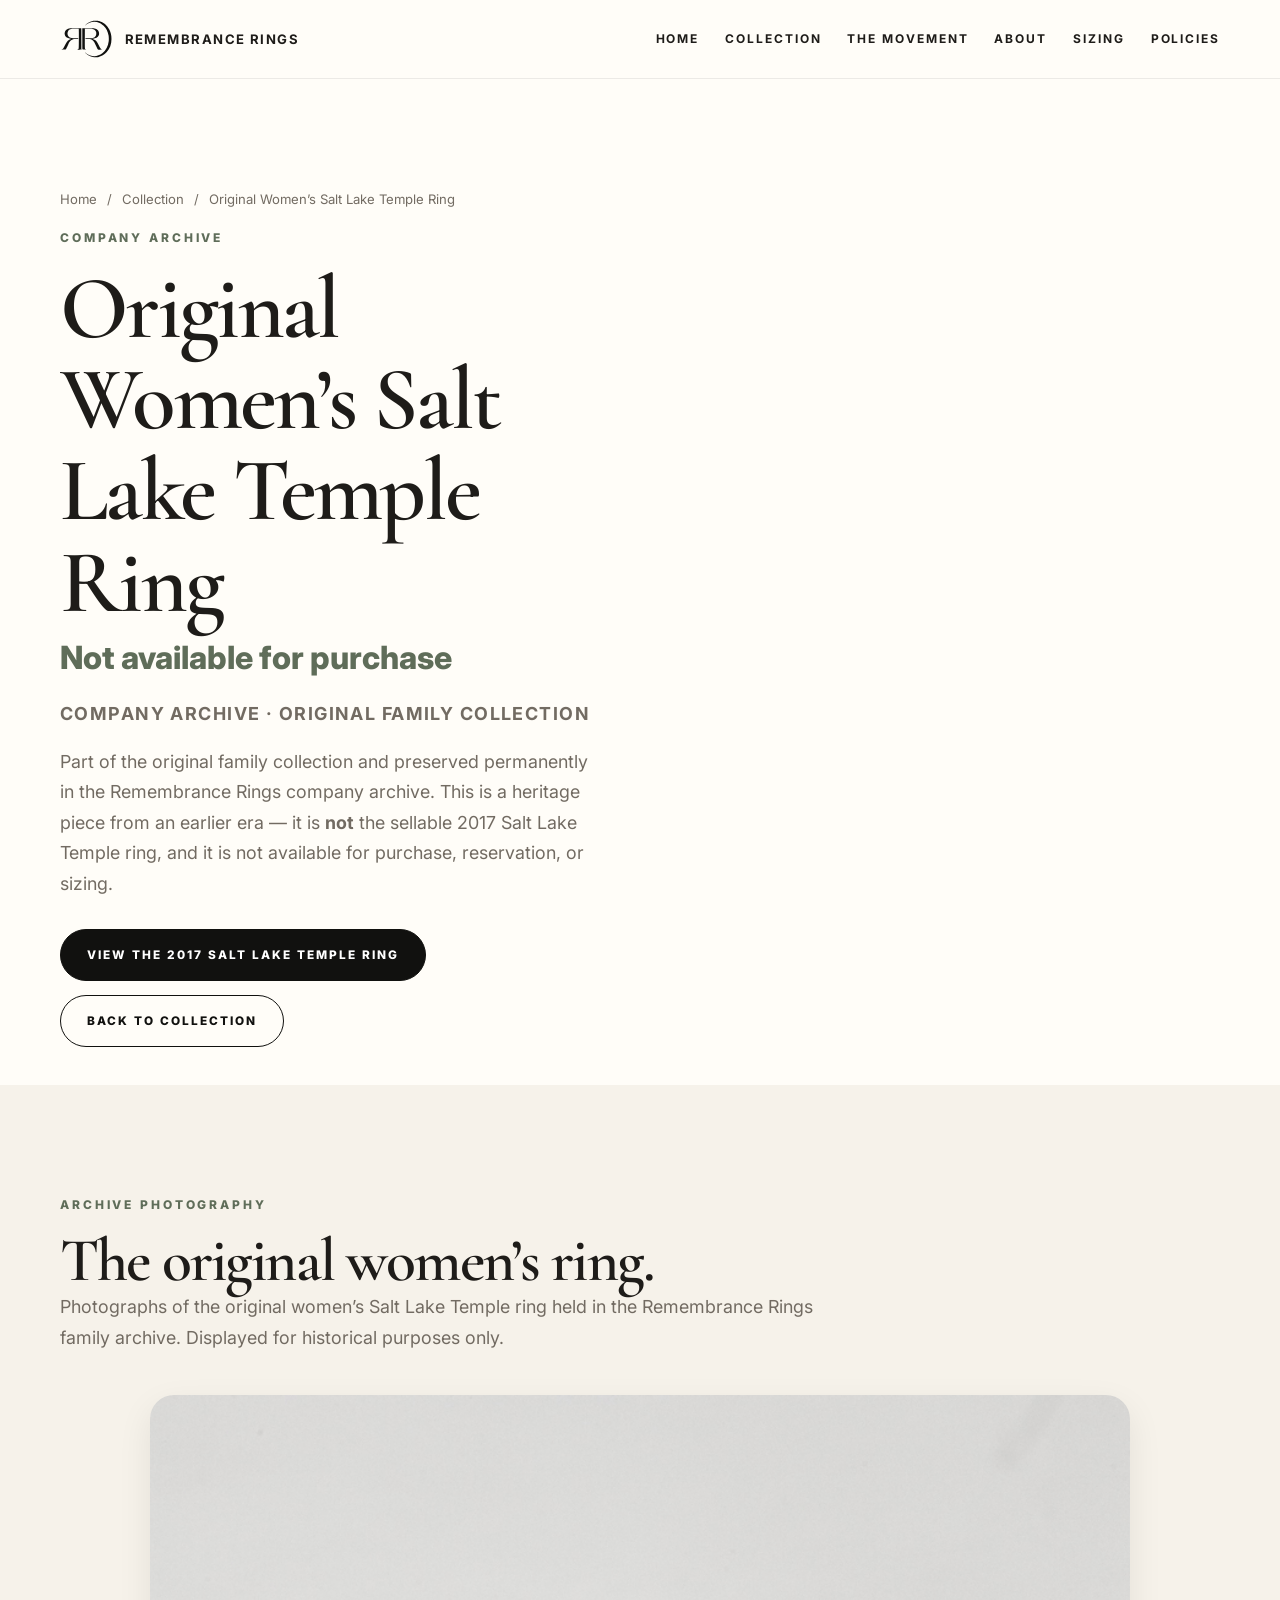
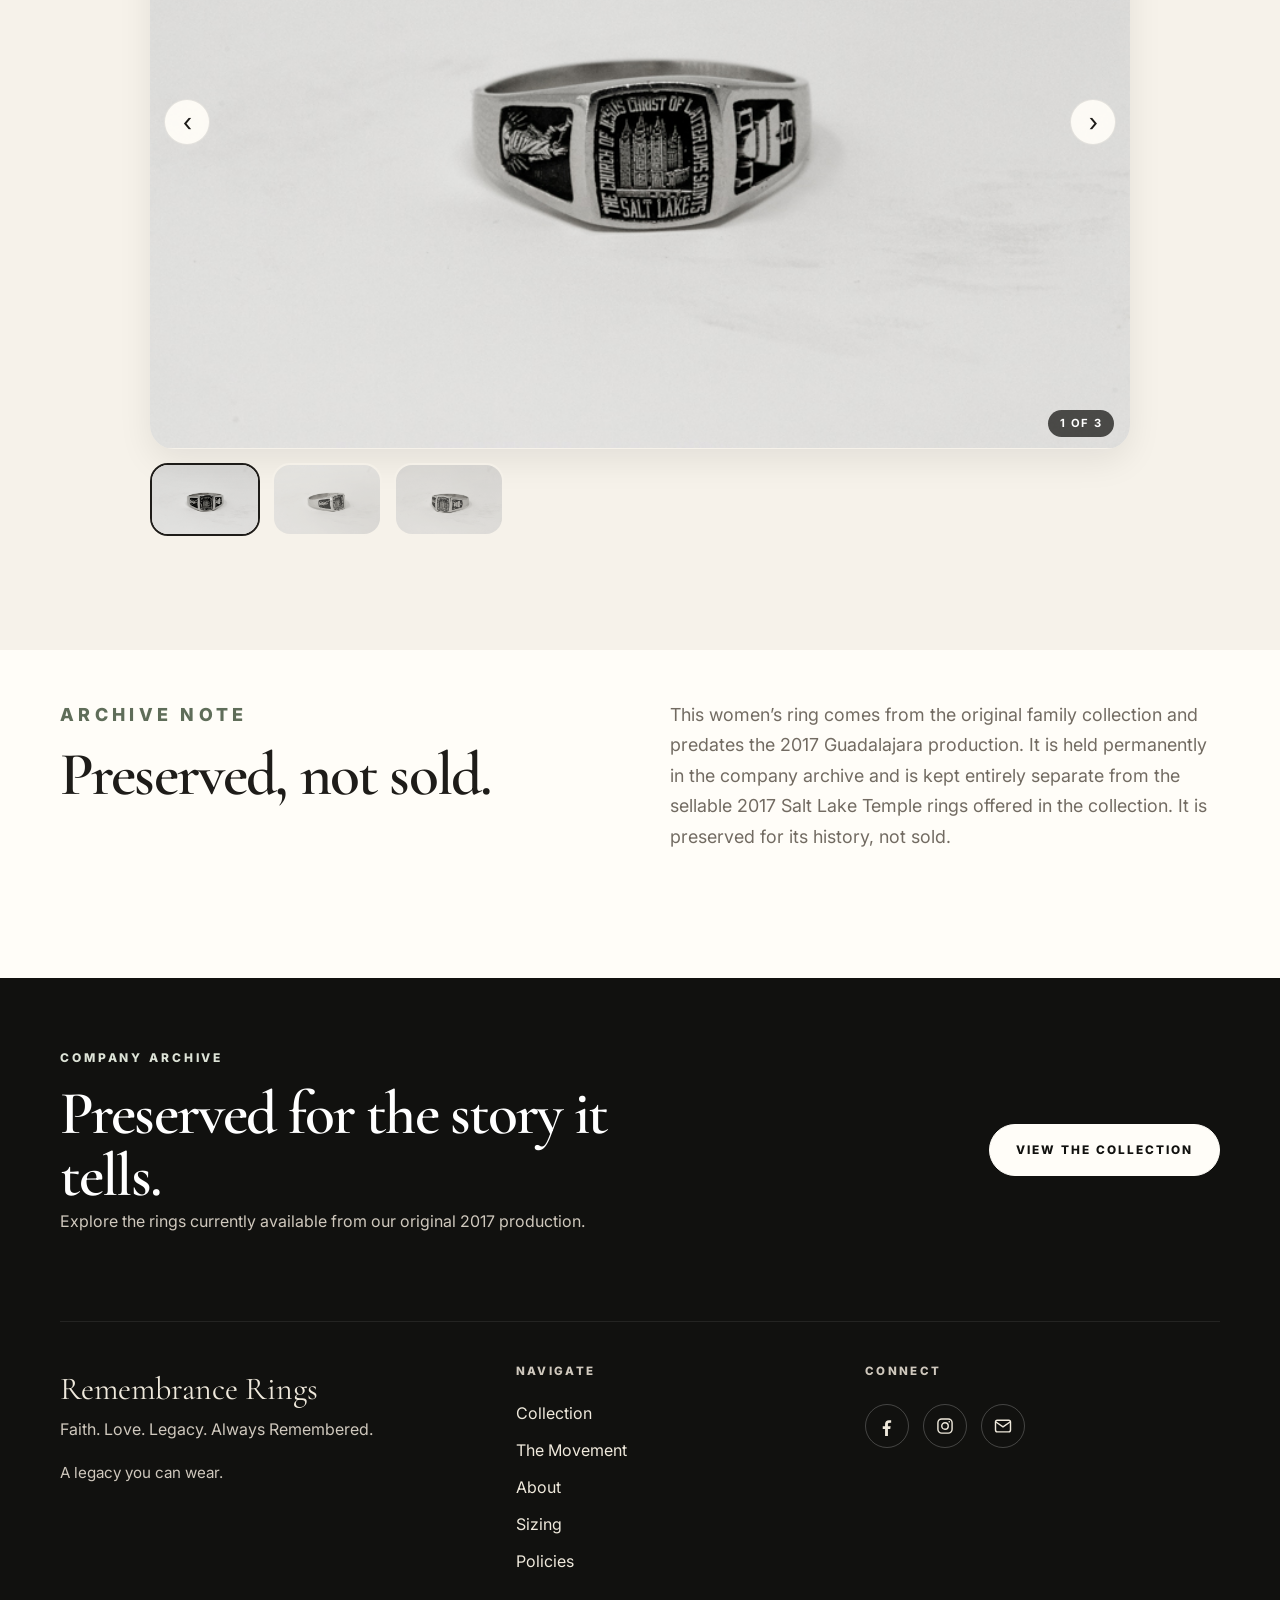
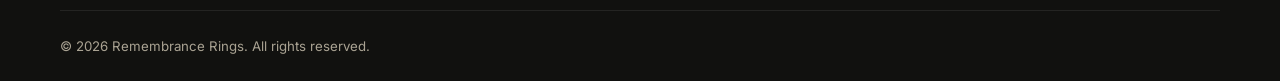
<file: rings/original-salt-lake-temple.html>
<!DOCTYPE html>
<html lang="en">
<head>
  <meta charset="UTF-8">
  <meta name="viewport" content="width=device-width, initial-scale=1.0">
  <title>Original Women&rsquo;s Salt Lake Temple Ring — Company Archive | Remembrance Rings</title>
  <meta name="description" content="An original women&rsquo;s Salt Lake Temple ring from the original family collection, preserved permanently in the Remembrance Rings company archive. Not available for purchase.">
  <meta name="theme-color" content="#11110f">
  <link rel="canonical" href="https://remembrancerings.com/rings/original-salt-lake-temple.html">
  <meta property="og:title" content="Original Women&rsquo;s Salt Lake Temple Ring — Company Archive | Remembrance Rings">
  <meta property="og:description" content="An original women&rsquo;s Salt Lake Temple ring from the original family collection, preserved permanently in the Remembrance Rings company archive. Not available for purchase.">
  <meta property="og:image" content="https://remembrancerings.com/assets/photos/social-preview/remembrance-rings-preview.png">
  <meta property="og:url" content="https://remembrancerings.com/rings/original-salt-lake-temple.html">
  <meta property="og:type" content="website">
  <meta name="twitter:card" content="summary_large_image">
  <meta name="twitter:title" content="Original Women&rsquo;s Salt Lake Temple Ring — Company Archive | Remembrance Rings">
  <meta name="twitter:description" content="An original women&rsquo;s Salt Lake Temple ring from the original family collection, preserved permanently in the Remembrance Rings company archive. Not available for purchase.">
  <meta name="twitter:image" content="https://remembrancerings.com/assets/photos/social-preview/remembrance-rings-preview.png">
  <link rel="icon" href="../favicon.svg" type="image/svg+xml">
  <link rel="icon" href="../favicon.ico" sizes="32x32">
  <link rel="apple-touch-icon" href="../apple-touch-icon.png">
  <link rel="preconnect" href="https://fonts.googleapis.com">
  <link rel="preconnect" href="https://fonts.gstatic.com" crossorigin>
  <link href="https://fonts.googleapis.com/css2?family=Cormorant+Garamond:wght@400;500;600;700&family=Inter:wght@300;400;500;600;700;800&display=swap" rel="stylesheet">
  <link rel="stylesheet" href="../styles.css">
</head>
<body>
<header class="site-header" data-header>
  <a class="skip-link" href="#main">Skip to content</a>
  <div class="container nav-shell">
    <a class="brand" href="../index.html" aria-label="Remembrance Rings home">
      <img class="brand-mark-logo" src="../assets/logo/rr-monogram-black.svg" alt="" width="53" height="40">
      <span class="brand-word">Remembrance Rings</span>
    </a>
    <button class="menu-toggle" type="button" aria-label="Open menu" aria-expanded="false" data-menu-toggle>
      <span></span><span></span><span></span>
    </button>
    <nav class="site-nav" data-site-nav>
      <a href="../index.html">Home</a>
      <a href="../collection.html">Collection</a>
      <a href="../movement.html">The Movement</a>
      <a href="../about.html">About</a>
      <a href="../sizing.html">Sizing</a>
      <a href="../policies.html">Policies</a>
      </nav>
  </div>
</header>
<main id="main" class="page-main">
  <section class="section ring-page-top">
    <div class="container"><nav class="breadcrumbs" aria-label="Breadcrumb">
      <a href="../index.html">Home</a>
      <span>/</span>
      <a href="../collection.html">Collection</a>
      <span>/</span>
      <span aria-current="page">Original Women&rsquo;s Salt Lake Temple Ring</span>
    </nav></div>
    <div class="container ring-hero">
      <div class="ring-copy reveal is-visible">
        <p class="eyebrow">Company Archive</p>
        <h1>Original Women&rsquo;s Salt Lake Temple Ring</h1>
        <p class="price large">Not available for purchase</p>
        <p class="archive-status">Company Archive &middot; Original Family Collection</p>
        <p>Part of the original family collection and preserved permanently in the Remembrance Rings company archive. This is a heritage piece from an earlier era &mdash; it is <strong>not</strong> the sellable 2017 Salt Lake Temple ring, and it is not available for purchase, reservation, or sizing.</p>
        <div class="hero-actions"><a class="button dark" href="salt-lake-temple.html">View the 2017 Salt Lake Temple Ring</a><a class="button outline" href="../collection.html">Back to Collection</a></div>
      </div>
    </div>
  </section>
  <section class="section gallery-section">
    <div class="container">
      <div class="section-heading reveal">
        <p class="eyebrow">Archive Photography</p>
        <h2>The original women&rsquo;s ring.</h2>
        <p>Photographs of the original women&rsquo;s Salt Lake Temple ring held in the Remembrance Rings family archive. Displayed for historical purposes only.</p>
      </div>
      <div class="carousel reveal" data-carousel aria-roledescription="carousel" aria-label="Original women's Salt Lake Temple ring archive gallery">
        <div class="carousel-stage">
          <button class="carousel-arrow prev" type="button" data-carousel-prev aria-label="Previous image"><span aria-hidden="true">&#8249;</span></button>
          <img data-carousel-main src="../assets/photos/archive/original-womens-salt-lake-temple/original-womens-salt-lake-temple-front.jpeg" alt="Original women's Salt Lake Temple ring, front view showing the Salt Lake Temple face" width="800" height="533" fetchpriority="high">
          <button class="carousel-arrow next" type="button" data-carousel-next aria-label="Next image"><span aria-hidden="true">&#8250;</span></button>
          <p class="carousel-count" data-carousel-count aria-live="polite">1 of 3</p>
        </div>
        <div class="carousel-thumbs" role="tablist" aria-label="Original women's Salt Lake Temple ring gallery thumbnails">
          <button class="carousel-thumb is-active" type="button" role="tab" aria-selected="true" tabindex="0" aria-label="Show image 1 of 3: front view" data-carousel-thumb data-image="../assets/photos/archive/original-womens-salt-lake-temple/original-womens-salt-lake-temple-front.jpeg" data-alt="Original women's Salt Lake Temple ring, front view"><img src="../assets/photos/archive/original-womens-salt-lake-temple/original-womens-salt-lake-temple-front.jpeg" alt="" width="800" height="533" loading="eager"></button>
          <button class="carousel-thumb" type="button" role="tab" aria-selected="false" tabindex="-1" aria-label="Show image 2 of 3: left profile view" data-carousel-thumb data-image="../assets/photos/archive/original-womens-salt-lake-temple/original-womens-salt-lake-temple-left.jpeg" data-alt="Original women's Salt Lake Temple ring, left profile view"><img src="../assets/photos/archive/original-womens-salt-lake-temple/original-womens-salt-lake-temple-left.jpeg" alt="" width="800" height="533" loading="lazy"></button>
          <button class="carousel-thumb" type="button" role="tab" aria-selected="false" tabindex="-1" aria-label="Show image 3 of 3: right profile view" data-carousel-thumb data-image="../assets/photos/archive/original-womens-salt-lake-temple/original-womens-salt-lake-temple-right.jpeg" data-alt="Original women's Salt Lake Temple ring, right profile view"><img src="../assets/photos/archive/original-womens-salt-lake-temple/original-womens-salt-lake-temple-right.jpeg" alt="" width="800" height="533" loading="lazy"></button>
        </div>
      </div>
    </div>
  </section>
  <section class="section ring-story-section">
    <div class="container two-col">
      <div class="reveal"><p class="eyebrow">Archive Note</p><h2>Preserved, not sold.</h2></div>
      <div class="reveal"><p>This women&rsquo;s ring comes from the original family collection and predates the 2017 Guadalajara production. It is held permanently in the company archive and is kept entirely separate from the sellable 2017 Salt Lake Temple rings offered in the collection. It is preserved for its history, not sold.</p></div>
    </div>
  </section>
</main>
<footer class="footer">
  <div class="container footer-top-cta reveal">
    <div>
      <p class="eyebrow light">Company Archive</p>
      <h2>Preserved for the story it tells.</h2>
      <p>Explore the rings currently available from our original 2017 production.</p>
    </div>
    <div class="footer-top-actions">
      <a class="button light" href="../collection.html">View the Collection</a>
    </div>
  </div>
  <div class="container footer-grid">
    <div class="footer-brand-block">
      <a class="footer-brand" href="../index.html">Remembrance Rings</a>
      <p>Faith. Love. Legacy. Always Remembered.</p>
      <p class="footer-small">A legacy you can wear.</p>
    </div>
    <div class="footer-links">
      <span class="footer-label">Navigate</span>
      <a href="../collection.html">Collection</a>
      <a href="../movement.html">The Movement</a>
      <a href="../about.html">About</a>
      <a href="../sizing.html">Sizing</a>
      <a href="../policies.html">Policies</a>
      </div>
    <div class="footer-links">
      <span class="footer-label">Connect</span>
      <div class="footer-social">
        <a href="https://www.facebook.com/remembrancerings" target="_blank" rel="noopener" aria-label="Remembrance Rings on Facebook"><svg viewBox="0 0 24 24" fill="currentColor" aria-hidden="true" focusable="false"><path d="M15.12 8.05H17V5.1a24.6 24.6 0 0 0-2.74-.14c-2.71 0-4.57 1.66-4.57 4.7v2.59H6.9v3.3h2.79V24h3.44v-8.35h2.78l.42-3.3h-3.2V9.98c0-.95.26-1.6 1.63-1.6z"/></svg></a>
        <a href="https://www.instagram.com/remembrancerings/" target="_blank" rel="noopener" aria-label="Remembrance Rings on Instagram"><svg viewBox="0 0 24 24" fill="none" stroke="currentColor" stroke-width="1.7" aria-hidden="true" focusable="false"><rect x="3.5" y="3.5" width="17" height="17" rx="4.6"/><circle cx="12" cy="12" r="3.9"/><circle cx="17.1" cy="6.9" r="1" fill="currentColor" stroke="none"/></svg></a>
        <a href="mailto:remembrancerings1@gmail.com" aria-label="Email Remembrance Rings"><svg viewBox="0 0 24 24" fill="none" stroke="currentColor" stroke-width="1.7" stroke-linecap="round" stroke-linejoin="round" aria-hidden="true" focusable="false"><rect x="3" y="5" width="18" height="14" rx="2.2"/><path d="m4 7.5 8 5.5 8-5.5"/></svg></a>
      </div>
    </div>
  </div>
  <div class="container footer-bottom">© 2026 Remembrance Rings. All rights reserved.</div>
</footer>
<script src="../script.js"></script>
<script src="../assets/js/carousel.js"></script>
</body>
</html>
</file>
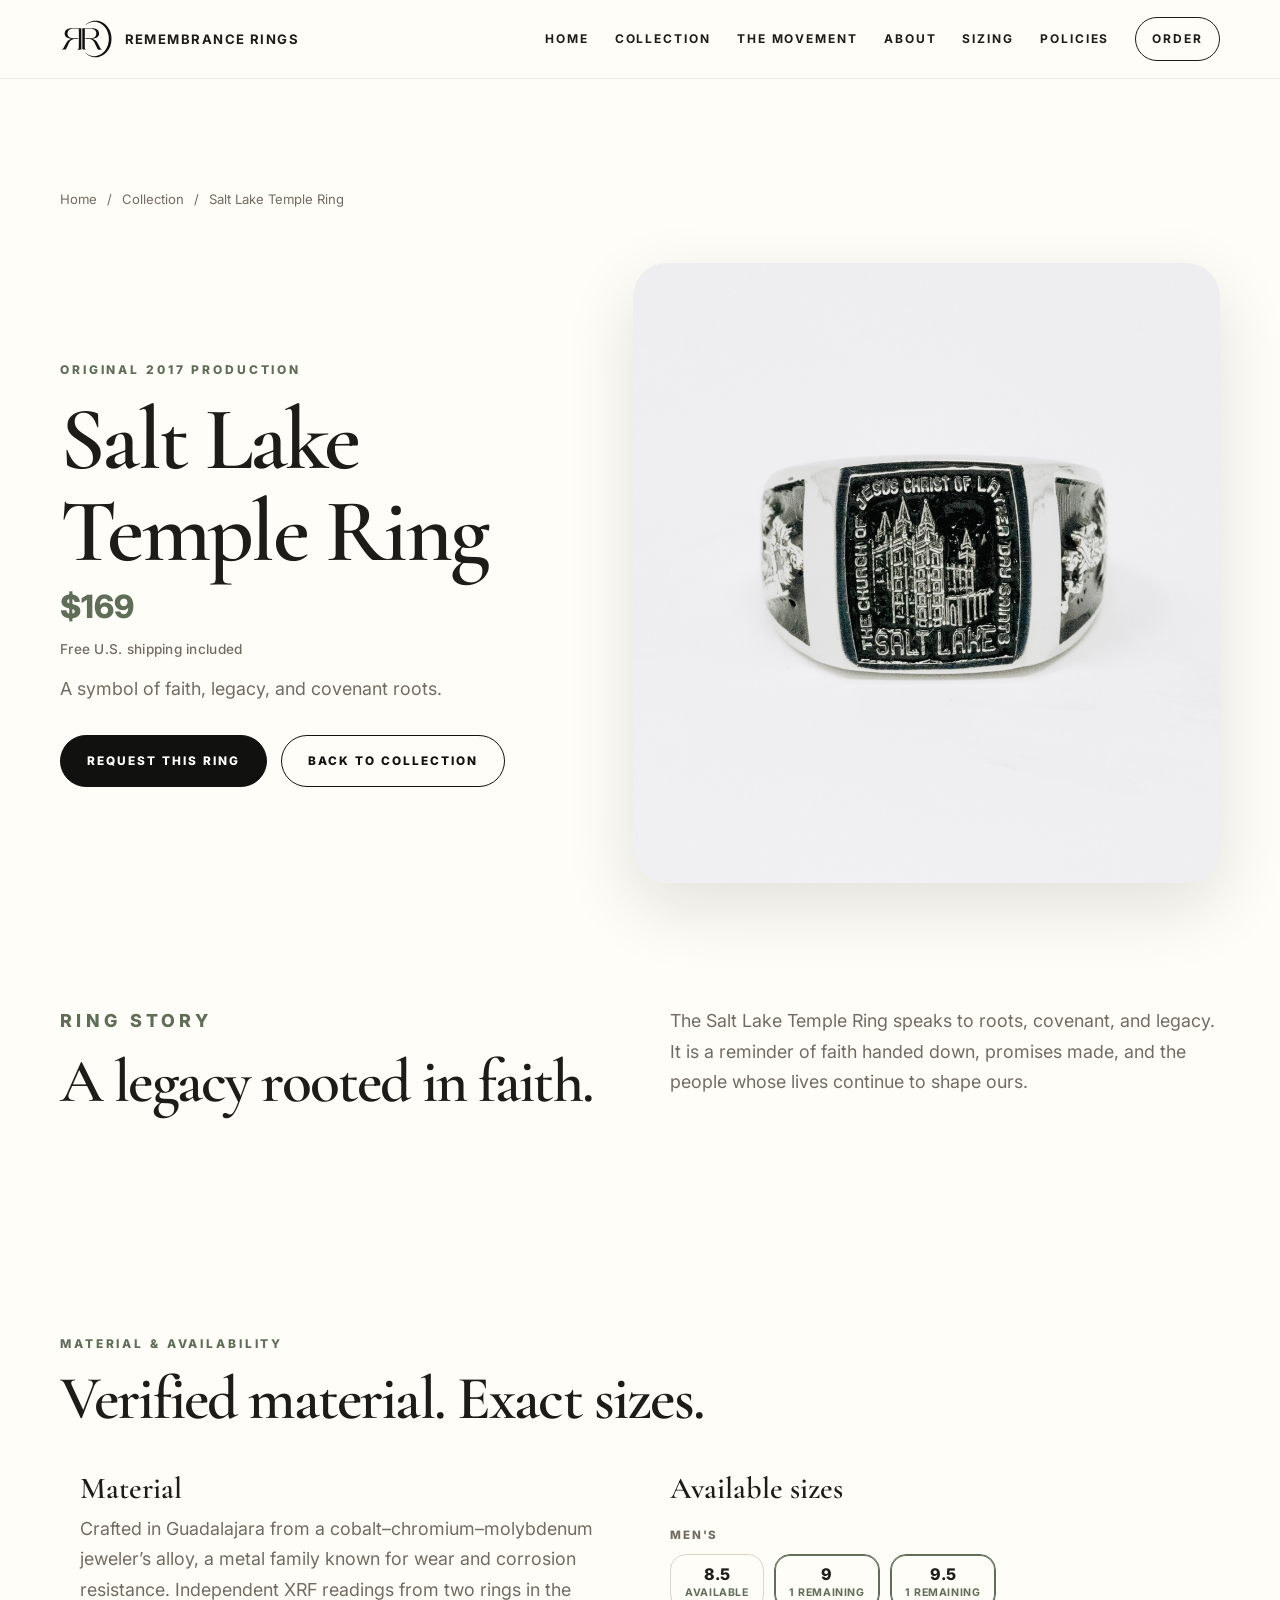
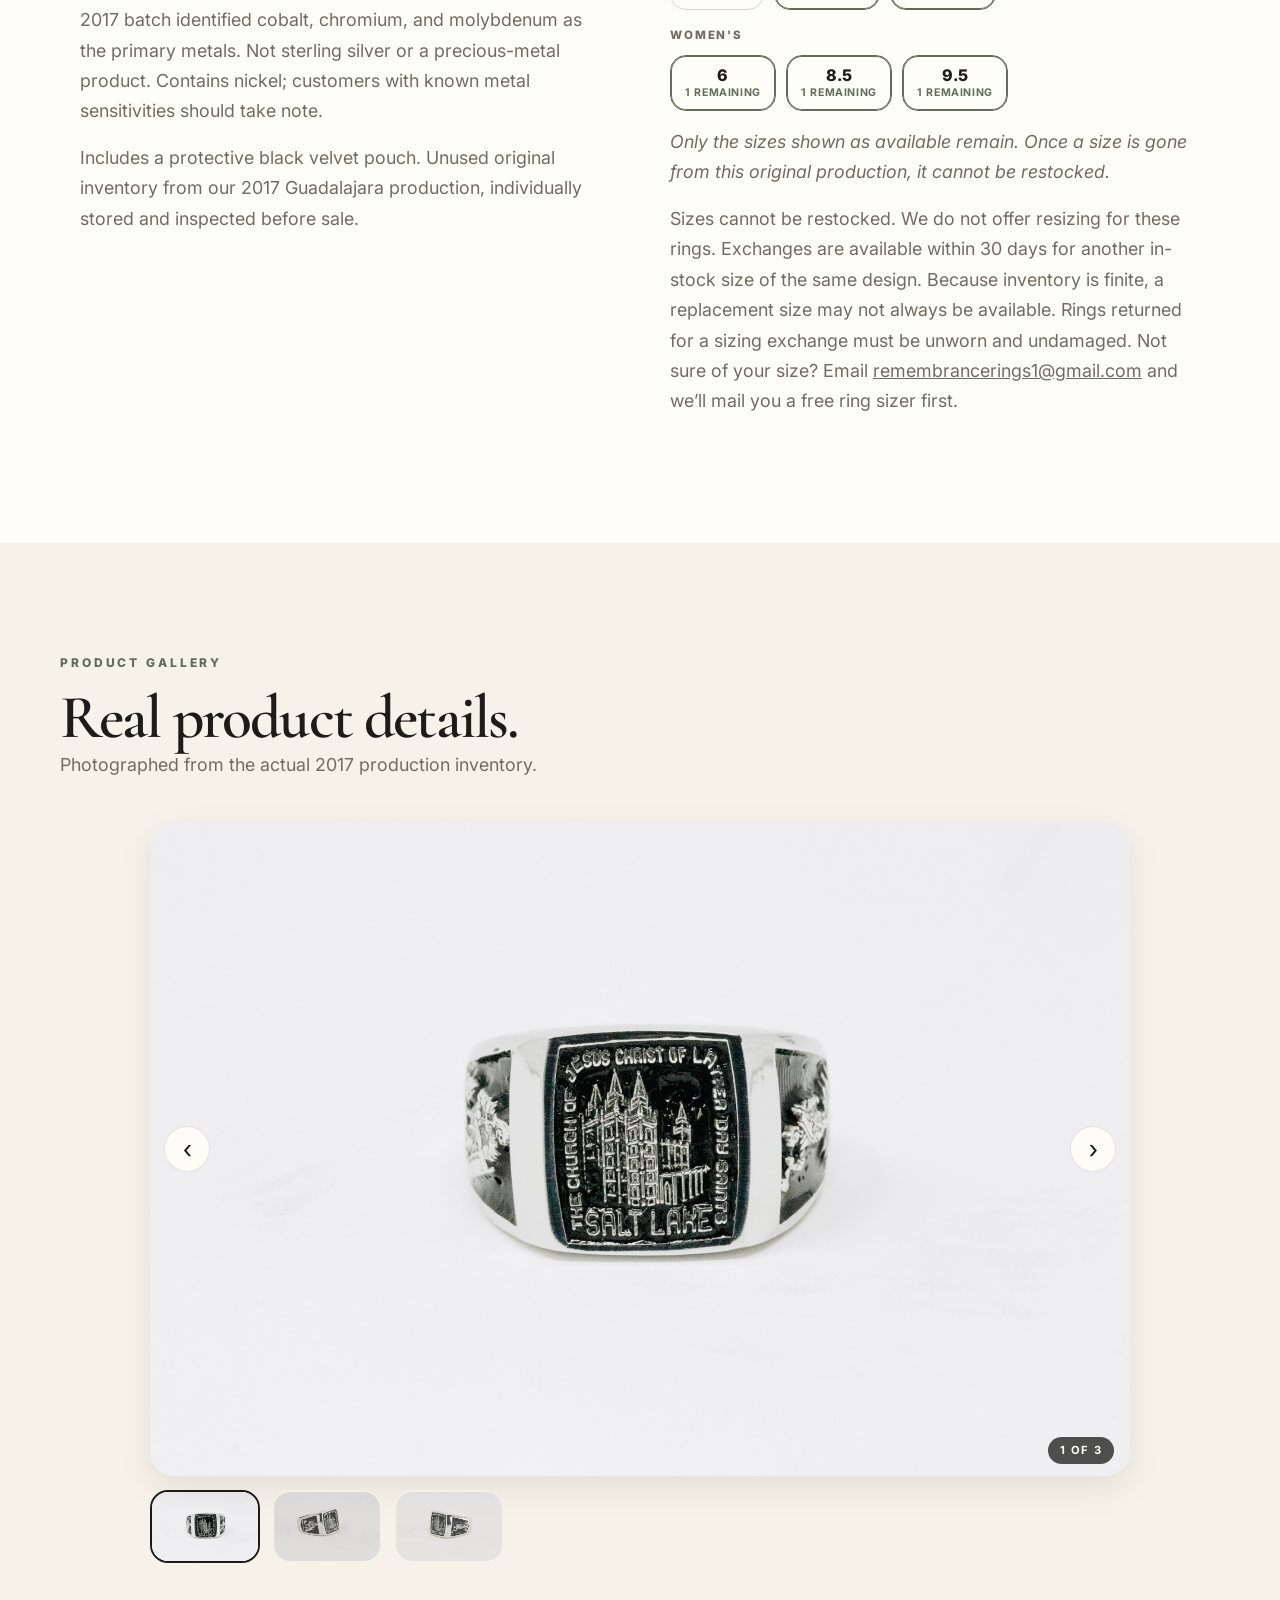
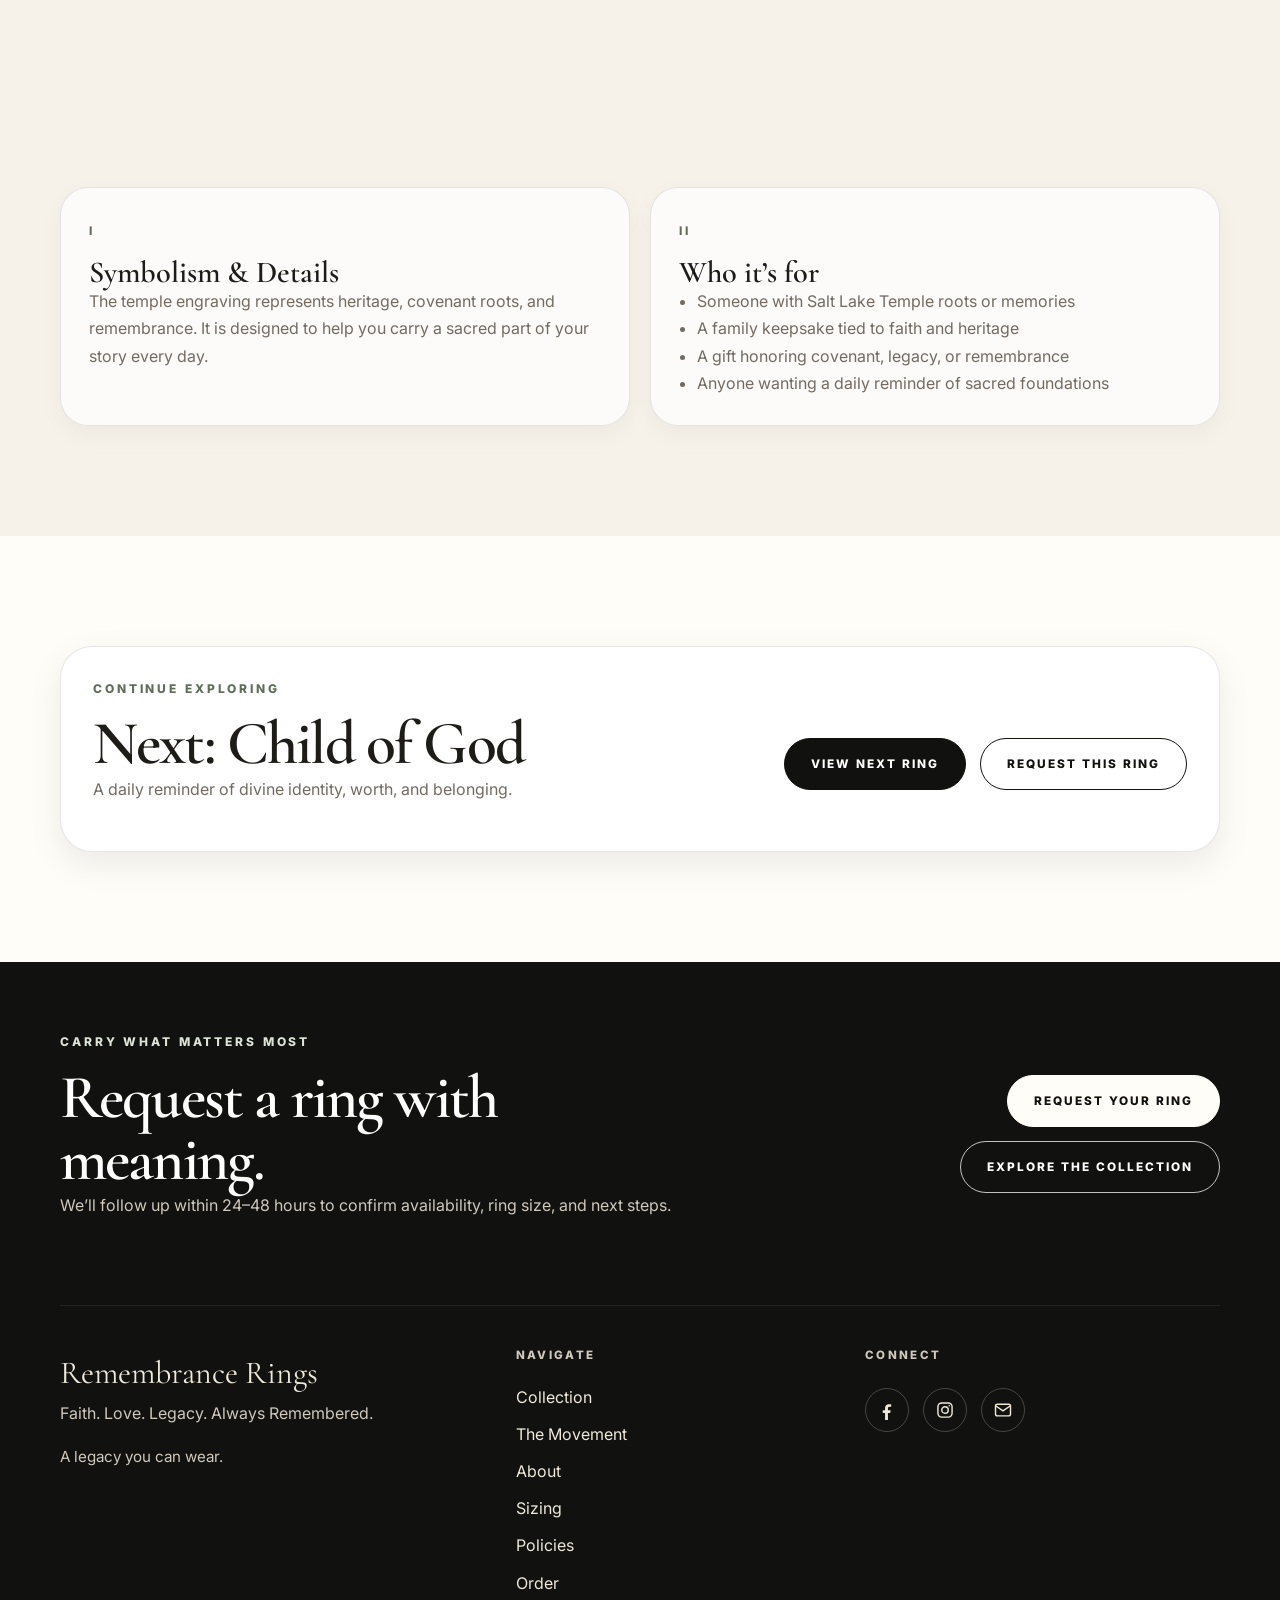
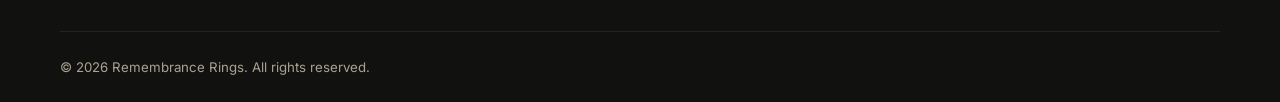
<file: rings/salt-lake-temple.html>
<!DOCTYPE html>
<html lang="en">
<head>
  <meta charset="UTF-8">
  <meta name="viewport" content="width=device-width, initial-scale=1.0">
  <title>Salt Lake Temple Ring | Remembrance Rings</title>
  <meta name="description" content="Salt Lake Temple ring — $169 with free U.S. shipping. Unused original inventory from our 2017 Guadalajara production. Verified cobalt-chromium alloy. Limited sizes remain.">
  <meta name="theme-color" content="#11110f">
  <link rel="canonical" href="https://remembrancerings.com/rings/salt-lake-temple.html">
  <meta property="og:title" content="Salt Lake Temple Ring | Remembrance Rings">
  <meta property="og:description" content="Salt Lake Temple ring — $169 with free U.S. shipping. Unused original inventory from our 2017 Guadalajara production. Verified cobalt-chromium alloy. Limited sizes remain.">
  <meta property="og:image" content="https://remembrancerings.com/assets/photos/social-preview/remembrance-rings-preview.png">
  <meta property="og:url" content="https://remembrancerings.com/rings/salt-lake-temple.html">
  <meta property="og:type" content="website">
  <meta name="twitter:card" content="summary_large_image">
  <meta name="twitter:title" content="Salt Lake Temple Ring | Remembrance Rings">
  <meta name="twitter:description" content="Salt Lake Temple ring — $169 with free U.S. shipping. Unused original inventory from our 2017 Guadalajara production. Verified cobalt-chromium alloy. Limited sizes remain.">
  <meta name="twitter:image" content="https://remembrancerings.com/assets/photos/social-preview/remembrance-rings-preview.png">
  <link rel="icon" href="../favicon.svg" type="image/svg+xml">
  <link rel="icon" href="../favicon.ico" sizes="32x32">
  <link rel="apple-touch-icon" href="../apple-touch-icon.png">
  <link rel="preconnect" href="https://fonts.googleapis.com">
  <link rel="preconnect" href="https://fonts.gstatic.com" crossorigin>
  <link href="https://fonts.googleapis.com/css2?family=Cormorant+Garamond:wght@400;500;600;700&family=Inter:wght@300;400;500;600;700;800&display=swap" rel="stylesheet">
  <link rel="stylesheet" href="../styles.css">
</head>
<body>
<header class="site-header" data-header>
  <a class="skip-link" href="#main">Skip to content</a>
  <div class="container nav-shell">
    <a class="brand" href="../index.html" aria-label="Remembrance Rings home">
      <img class="brand-mark-logo" src="../assets/logo/rr-monogram-black.svg" alt="" width="53" height="40">
      <span class="brand-word">Remembrance Rings</span>
    </a>
    <button class="menu-toggle" type="button" aria-label="Open menu" aria-expanded="false" data-menu-toggle>
      <span></span><span></span><span></span>
    </button>
    <nav class="site-nav" data-site-nav>
      <a href="../index.html">Home</a>
      <a href="../collection.html">Collection</a>
      <a href="../movement.html">The Movement</a>
      <a href="../about.html">About</a>
      <a href="../sizing.html">Sizing</a>
      <a href="../policies.html">Policies</a>
      <a class="nav-cta" href="../order.html">Order</a>
    </nav>
  </div>
</header>
<main id="main" class="page-main">
  <section class="section ring-page-top">
    <div class="container"><nav class="breadcrumbs" aria-label="Breadcrumb">
      <a href="../index.html">Home</a>
      <span>/</span>
      <a href="../collection.html">Collection</a>
      <span>/</span>
      <span aria-current="page">Salt Lake Temple Ring</span>
    </nav></div>
    <div class="container ring-hero">
      <div class="ring-copy reveal is-visible">
        <p class="eyebrow">Original 2017 Production</p>
        <h1>Salt Lake Temple Ring</h1>
        <p class="price large">$169 <span class="price-sub">Free U.S. shipping included</span></p>
        <p>A symbol of faith, legacy, and covenant roots.</p>
        <div class="hero-actions"><a class="button dark" href="../order.html?ring=salt-lake-temple">Request This Ring</a><a class="button outline" href="../collection.html">Back to Collection</a></div>
      </div>
      <div class="ring-hero-image reveal"><img src="../assets/photos/products/salt-lake-temple/salt-lake-temple-closeup-front-2.jpeg" alt="Salt Lake Temple Ring silver signet ring with black recessed engraving"></div>
    </div>
  </section>

  <section class="section ring-story-section">
    <div class="container two-col">
      <div class="reveal"><p class="eyebrow">Ring Story</p><h2>A legacy rooted in faith.</h2></div>
      <div class="reveal"><p>The Salt Lake Temple Ring speaks to roots, covenant, and legacy. It is a reminder of faith handed down, promises made, and the people whose lives continue to shape ours.</p></div>
    </div>
  </section>


  <section class="section specs-section">
    <div class="container">
      <div class="section-heading reveal">
        <p class="eyebrow">Material &amp; Availability</p>
        <h2>Verified material. Exact sizes.</h2>
      </div>
      <div class="container two-col specs-cols">
        <div class="reveal"><h3>Material</h3><p>Crafted in Guadalajara from a cobalt–chromium–molybdenum jeweler’s alloy, a metal family known for wear and corrosion resistance. Independent XRF readings from two rings in the 2017 batch identified cobalt, chromium, and molybdenum as the primary metals. Not sterling silver or a precious-metal product. Contains nickel; customers with known metal sensitivities should take note.</p><p>Includes a protective black velvet pouch. Unused original inventory from our 2017 Guadalajara production, individually stored and inspected before sale.</p></div>
        <div class="reveal"><h3>Available sizes</h3>
          <div class="size-chips-host" data-size-chips="Salt Lake Temple Ring"></div>
<p class="size-note">Sizes cannot be restocked. We do not offer resizing for these rings. Exchanges are available within 30 days for another in-stock size of the same design. Because inventory is finite, a replacement size may not always be available. Rings returned for a sizing exchange must be unworn and undamaged. Not sure of your size? Email <a href="mailto:remembrancerings1@gmail.com">remembrancerings1@gmail.com</a> and we&rsquo;ll mail you a free ring sizer first.</p>
        </div>
      </div>
    </div>
  </section>
  <section class="section gallery-section">
    <div class="container">
      <div class="section-heading reveal">
        <p class="eyebrow">Product Gallery</p>
        <h2>Real product details.</h2>
        <p>Photographed from the actual 2017 production inventory.</p>
      </div>
      <div class="carousel reveal" data-carousel aria-roledescription="carousel" aria-label="Salt Lake Temple Ring product gallery">
        <div class="carousel-stage">
          <button class="carousel-arrow prev" type="button" data-carousel-prev aria-label="Previous image"><span aria-hidden="true">&#8249;</span></button>
          <img data-carousel-main src="../assets/photos/products/salt-lake-temple/salt-lake-temple-closeup-front-2.jpeg" alt="Salt Lake Temple Ring silver signet ring, front view" width="1650" height="1100" fetchpriority="high">
          <button class="carousel-arrow next" type="button" data-carousel-next aria-label="Next image"><span aria-hidden="true">&#8250;</span></button>
          <p class="carousel-count" data-carousel-count aria-live="polite">1 of 3</p>
        </div>
        <div class="carousel-thumbs" role="tablist" aria-label="Salt Lake Temple Ring gallery thumbnails">
          <button class="carousel-thumb is-active" type="button" role="tab" aria-selected="true" tabindex="0" aria-label="Show image 1 of 3: front view" data-carousel-thumb data-image="../assets/photos/products/salt-lake-temple/salt-lake-temple-closeup-front-2.jpeg" data-alt="Salt Lake Temple Ring silver signet ring, front view"><img src="../assets/photos/products/salt-lake-temple/salt-lake-temple-closeup-front-2.jpeg" alt="" width="800" height="533" loading="eager"></button>
          <button class="carousel-thumb" type="button" role="tab" aria-selected="false" tabindex="-1" aria-label="Show image 2 of 3: left profile view" data-carousel-thumb data-image="../assets/photos/products/salt-lake-temple/salt-lake-temple-left-1.jpeg" data-alt="Salt Lake Temple Ring silver signet ring, left profile view"><img src="../assets/photos/products/salt-lake-temple/salt-lake-temple-left-1.jpeg" alt="" width="800" height="533" loading="lazy"></button>
          <button class="carousel-thumb" type="button" role="tab" aria-selected="false" tabindex="-1" aria-label="Show image 3 of 3: right profile view" data-carousel-thumb data-image="../assets/photos/products/salt-lake-temple/salt-lake-temple-right-1.jpeg" data-alt="Salt Lake Temple Ring silver signet ring, right profile view"><img src="../assets/photos/products/salt-lake-temple/salt-lake-temple-right-1.jpeg" alt="" width="800" height="533" loading="lazy"></button>
        </div>
      </div>
    </div>
  </section>

  <section class="section values values-soft">
    <div class="container value-grid two">
      <article class="reveal"><span>I</span><h3>Symbolism & Details</h3><p>The temple engraving represents heritage, covenant roots, and remembrance. It is designed to help you carry a sacred part of your story every day.</p></article>
      <article class="reveal"><span>II</span><h3>Who it’s for</h3><ul><li>Someone with Salt Lake Temple roots or memories</li><li>A family keepsake tied to faith and heritage</li><li>A gift honoring covenant, legacy, or remembrance</li><li>Anyone wanting a daily reminder of sacred foundations</li></ul></article>
    </div>
  </section>

  <section class="section ring-next">
    <div class="container next-ring-card reveal">
      <div>
        <p class="eyebrow">Continue Exploring</p>
        <h2>Next: Child of God</h2>
        <p>A daily reminder of divine identity, worth, and belonging.</p>
      </div>
      <div class="hero-actions"><a class="button dark" href="child-of-god.html">View Next Ring</a><a class="button outline" href="../order.html?ring=salt-lake-temple">Request This Ring</a></div>
    </div>
  </section>
</main>
<footer class="footer">
  <div class="container footer-top-cta reveal">
    <div>
      <p class="eyebrow light">Carry what matters most</p>
      <h2>Request a ring with meaning.</h2>
      <p>We’ll follow up within 24–48 hours to confirm availability, ring size, and next steps.</p>
    </div>
    <div class="footer-top-actions">
      <a class="button" href="../order.html">Request Your Ring</a>
      <a class="button ghost" href="../collection.html">Explore the Collection</a>
    </div>
  </div>
  <div class="container footer-grid">
    <div class="footer-brand-block">
      <a class="footer-brand" href="../index.html">Remembrance Rings</a>
      <p>Faith. Love. Legacy. Always Remembered.</p>
      <p class="footer-small">A legacy you can wear.</p>
    </div>
    <div class="footer-links">
      <span class="footer-label">Navigate</span>
      <a href="../collection.html">Collection</a>
      <a href="../movement.html">The Movement</a>
      <a href="../about.html">About</a>
      <a href="../sizing.html">Sizing</a>
      <a href="../policies.html">Policies</a>
      <a href="../order.html">Order</a>
    </div>
    <div class="footer-links">
      <span class="footer-label">Connect</span>
      <div class="footer-social">
        <a href="https://www.facebook.com/remembrancerings" target="_blank" rel="noopener" aria-label="Remembrance Rings on Facebook"><svg viewBox="0 0 24 24" fill="currentColor" aria-hidden="true" focusable="false"><path d="M15.12 8.05H17V5.1a24.6 24.6 0 0 0-2.74-.14c-2.71 0-4.57 1.66-4.57 4.7v2.59H6.9v3.3h2.79V24h3.44v-8.35h2.78l.42-3.3h-3.2V9.98c0-.95.26-1.6 1.63-1.6z"/></svg></a>
        <a href="https://www.instagram.com/remembrancerings/" target="_blank" rel="noopener" aria-label="Remembrance Rings on Instagram"><svg viewBox="0 0 24 24" fill="none" stroke="currentColor" stroke-width="1.7" aria-hidden="true" focusable="false"><rect x="3.5" y="3.5" width="17" height="17" rx="4.6"/><circle cx="12" cy="12" r="3.9"/><circle cx="17.1" cy="6.9" r="1" fill="currentColor" stroke="none"/></svg></a>
        <a href="mailto:remembrancerings1@gmail.com" aria-label="Email Remembrance Rings"><svg viewBox="0 0 24 24" fill="none" stroke="currentColor" stroke-width="1.7" stroke-linecap="round" stroke-linejoin="round" aria-hidden="true" focusable="false"><rect x="3" y="5" width="18" height="14" rx="2.2"/><path d="m4 7.5 8 5.5 8-5.5"/></svg></a>
      </div>
    </div>
  </div>
  <div class="container footer-bottom">© 2026 Remembrance Rings. All rights reserved.</div>
</footer>
<script src="../assets/js/inventory.js"></script>
<script src="../assets/js/sizes.js"></script>
<script src="../script.js"></script>
<script src="../assets/js/carousel.js"></script>
</body>
</html>
</file>
<file: styles.css>
:root{
  --black:#11110f;
  --ink:#1e1c19;
  --ivory:#f6f2ea;
  --paper:#fffdf8;
  --warm:#ddd4c6;
  --gray:#726b62;
  --green:#5f6d59;
  --silver:#c7c7c2;
  --line:rgba(17,17,15,.1);
  --shadow:0 24px 70px rgba(16,16,15,.12);
  --shadow-soft:0 12px 34px rgba(16,16,15,.08);
  --radius-xl:34px;
  --radius-lg:24px;
  --radius-md:18px;
  --serif:'Cormorant Garamond',Georgia,serif;
  --sans:'Inter',Arial,sans-serif;
}
*{box-sizing:border-box}
html{scroll-behavior:smooth}
body{margin:0;background:var(--paper);color:var(--ink);font-family:var(--sans);line-height:1.7;-webkit-font-smoothing:antialiased;text-rendering:optimizeLegibility}
body.menu-open{overflow:hidden}
img{display:block;max-width:100%}
a{color:inherit}
button,input,select,textarea{font:inherit}
.sr-only{position:absolute!important;width:1px;height:1px;padding:0;margin:-1px;overflow:hidden;clip:rect(0,0,0,0);white-space:nowrap;border:0}
.container{width:min(1160px,calc(100% - 40px));margin:0 auto}
.narrow{width:min(760px,calc(100% - 40px));margin:0 auto}
.center{text-align:center}
.skip-link{position:absolute;left:-999px;top:auto}.skip-link:focus{left:20px;top:20px;background:#fff;padding:10px 14px;border-radius:10px;z-index:9999}
h1,h2,h3{margin:0;font-family:var(--serif);line-height:1.02;color:var(--ink)}
h1{font-size:clamp(3rem,7vw,6.65rem);font-weight:600;letter-spacing:-.03em}
h1 span{font-weight:400}
h2{font-size:clamp(2.3rem,4.8vw,4.6rem);font-weight:600;letter-spacing:-.03em}
h3{font-size:1.9rem;font-weight:600}
p{margin:0 0 1rem;color:var(--gray)}
.eyebrow{margin:0 0 14px;font-size:.75rem;font-weight:800;letter-spacing:.24em;text-transform:uppercase;color:var(--green)}
.eyebrow.light{color:#dde3d7}
.reveal{opacity:0;transform:translateY(22px);transition:opacity .7s ease, transform .7s ease}
.reveal.is-visible{opacity:1;transform:none}
.button{display:inline-flex;align-items:center;justify-content:center;min-height:52px;padding:14px 26px;border:1px solid var(--paper);border-radius:999px;background:var(--paper);color:var(--black);font-size:.74rem;font-weight:800;letter-spacing:.17em;text-transform:uppercase;text-decoration:none;transition:transform .25s ease, box-shadow .25s ease, background-color .25s ease, color .25s ease, border-color .25s ease}
.button:hover{transform:translateY(-2px);box-shadow:var(--shadow-soft)}
.button.dark{background:var(--black);border-color:var(--black);color:#fff}
.button.outline{background:transparent;border-color:var(--black);color:var(--black)}
.button.ghost{background:transparent;color:#fff;border-color:rgba(255,255,255,.74)}
.button.small{min-height:44px;padding:10px 16px;font-size:.68rem}
.text-link{text-decoration:none;text-transform:uppercase;letter-spacing:.16em;font-size:.72rem;font-weight:800;border-bottom:1px solid currentColor;width:max-content}
.hero-actions{display:flex;gap:14px;flex-wrap:wrap;margin-top:30px}
.center-actions{justify-content:center}
.site-header{position:fixed;top:0;left:0;right:0;z-index:1000;background:rgba(255,253,248,.8);backdrop-filter:blur(16px);border-bottom:1px solid rgba(17,17,15,.08);transition:background-color .25s ease, box-shadow .25s ease}
.site-header.is-scrolled{background:rgba(255,253,248,.94);box-shadow:0 10px 26px rgba(17,17,15,.06)}
.nav-shell{height:78px;display:flex;align-items:center;justify-content:space-between;gap:20px}
.brand{display:flex;align-items:center;gap:12px;text-decoration:none;text-transform:uppercase;letter-spacing:.09em;font-weight:700}
.brand-mark{height:38px;width:38px;border-radius:50%;border:1px solid var(--ink);display:grid;place-items:center;font-family:var(--serif);font-size:18px}
.brand-word{font-size:.82rem}
.site-nav{display:flex;align-items:center;gap:26px}
.site-nav a{position:relative;text-decoration:none;font-size:.75rem;font-weight:700;letter-spacing:.16em;text-transform:uppercase;color:var(--ink)}
.site-nav a::after{content:'';position:absolute;left:0;bottom:-8px;width:100%;height:1px;background:currentColor;transform:scaleX(0);transform-origin:left;transition:transform .25s ease}
.site-nav a:hover::after,.site-nav a[aria-current="page"]::after{transform:scaleX(1)}
.nav-cta{border:1px solid var(--ink);border-radius:999px;padding:11px 16px}
.nav-cta::after{display:none}
.menu-toggle{display:none;background:none;border:0;padding:0;width:42px;height:42px;cursor:pointer}
.menu-toggle span{display:block;width:24px;height:1.5px;background:var(--ink);margin:5px auto;border-radius:999px;transition:transform .25s ease, opacity .25s ease}
.menu-toggle.is-open span:nth-child(1){transform:translateY(6.5px) rotate(45deg)}
.menu-toggle.is-open span:nth-child(2){opacity:0}
.menu-toggle.is-open span:nth-child(3){transform:translateY(-6.5px) rotate(-45deg)}
main{display:block}
.page-main{padding-top:78px}
.hero{position:relative;min-height:100svh;overflow:hidden;background:var(--black)}
.hero-media,.hero-media img,.hero-overlay{position:absolute;inset:0}
.hero-media img{width:100%;height:100%;object-fit:cover;object-position:center 35%}
.hero-overlay{background:linear-gradient(100deg,rgba(17,17,15,.88) 18%,rgba(17,17,15,.6) 48%,rgba(17,17,15,.24) 100%)}
.hero-shell{position:relative;z-index:2;min-height:100svh;display:grid;grid-template-columns:minmax(0,700px) minmax(240px,320px);align-items:end;gap:40px;padding:150px 0 70px}
.hero-content{max-width:640px;color:#fff}.hero-content h1,.hero-content p{color:#fff}.hero-content p{font-size:1.25rem;max-width:620px}.hero-meta{display:flex;gap:10px;flex-wrap:wrap;margin-top:26px}.hero-meta span{display:inline-flex;align-items:center;padding:10px 14px;border-radius:999px;background:rgba(255,255,255,.12);border:1px solid rgba(255,255,255,.16);font-size:.79rem;color:#f3efe8;backdrop-filter:blur(8px)}
.hero-note{align-self:end;background:rgba(255,253,248,.9);border:1px solid rgba(255,255,255,.38);padding:24px;border-radius:28px;box-shadow:var(--shadow);backdrop-filter:blur(8px);margin-bottom:18px}.hero-note h2{font-size:2rem;margin-bottom:.5rem}.hero-note p:last-child{margin-bottom:0;color:#4f4943}
.intro-section,.section{padding:110px 0}
.intro-section{background:var(--ivory)}
.section-heading{margin-bottom:42px;max-width:760px}
.section-heading p:last-child,.page-hero p,.split-copy p,.story-stack p,.cta-support,.thank-you-card p,.sizing-card p,.order-side-card p,.ring-copy p:not(.eyebrow):not(.price),.two-col p,.collection-support p{font-size:1.12rem}
.product-grid{display:grid;grid-template-columns:repeat(4,1fr);gap:24px}
.product-card{height:100%;display:flex;flex-direction:column;background:#fff;border:1px solid var(--line);border-radius:28px;overflow:hidden;box-shadow:var(--shadow-soft);transition:transform .25s ease, box-shadow .25s ease}
.product-card:hover{transform:translateY(-7px);box-shadow:var(--shadow)}
.product-image{display:block;aspect-ratio:1/1;background:linear-gradient(180deg,#f7f5ef,#ede8df);overflow:hidden}
.product-image img{width:100%;height:100%;object-fit:cover;transition:transform .35s ease}
.product-card:hover .product-image img{transform:scale(1.04)}
.product-card-body{display:flex;flex-direction:column;flex:1;padding:24px 24px 26px}
.product-card-body h3{font-size:2rem;margin-bottom:.35rem}
.price{font-size:1.15rem;font-weight:800;color:var(--green);margin-bottom:.8rem}
.price.large{font-size:2rem;margin:.2rem 0 .8rem}
.product-card-body p:last-of-type{margin-bottom:0}
.card-actions{margin-top:auto;padding-top:24px;display:flex;flex-direction:column;gap:14px}
.split-section{display:grid;grid-template-columns:1fr 1fr;min-height:620px;background:#fff}
.split-image img{width:100%;height:100%;min-height:620px;object-fit:cover}
.split-copy{display:flex;flex-direction:column;justify-content:center;padding:clamp(44px,7vw,90px);background:var(--paper)}
.values-soft{background:var(--ivory)}
.value-grid{display:grid;grid-template-columns:repeat(4,1fr);gap:20px}.value-grid.three{grid-template-columns:repeat(3,1fr)}.value-grid.two{grid-template-columns:repeat(2,1fr)}
.value-grid article{background:rgba(255,255,255,.7);border:1px solid var(--line);border-radius:28px;padding:28px;box-shadow:0 8px 24px rgba(16,16,15,.04)}
.value-grid span,.story-stack span{display:inline-block;margin-bottom:16px;font-size:.74rem;letter-spacing:.22em;font-weight:800;color:var(--green)}
.value-grid ul,.order-side-card ul{margin:0;padding-left:1.15rem;color:var(--gray)}
.movement-preview{padding:140px 0;background:linear-gradient(rgba(17,17,15,.68),rgba(17,17,15,.68)),url("./assets/photos/lifestyle/girl-temple-fountain-vertical.webp") center 36%/cover;color:#fff}
.movement-preview h2,.movement-preview p{color:#fff}
.final-cta{background:#fff}
.page-hero{padding:100px 0 60px}
.page-hero-soft{background:linear-gradient(180deg,#f9f7f1 0%, var(--ivory) 100%)}
.movement-hero{background:linear-gradient(rgba(17,17,15,.68),rgba(17,17,15,.68)),url("./assets/photos/lifestyle/girl-temple-door-vertical.webp") center 20%/cover;color:#fff}
.movement-hero h1,.movement-hero p{color:#fff}
.catalog{grid-template-columns:repeat(4,1fr)}
.collection-support{padding-top:0}
.story-stack{display:grid;gap:22px}
.story-stack article{padding:34px;border:1px solid var(--line);border-radius:28px;background:#fff;box-shadow:var(--shadow-soft)}
.about-split{background:var(--ivory)}
.sizing-card{background:#fff;border:1px solid var(--line);border-radius:34px;padding:42px;box-shadow:var(--shadow);max-width:860px;margin:0 auto}
.sizing-grid{display:grid;grid-template-columns:1fr 1fr;gap:26px;margin:26px 0 10px}.sizing-grid article{padding:26px;border-radius:24px;background:var(--ivory)}
.order-layout{display:grid;grid-template-columns:minmax(0,1fr) 320px;gap:28px;align-items:start}
.order-form{background:#fff;border:1px solid var(--line);border-radius:32px;padding:34px;box-shadow:var(--shadow)}
.form-grid{display:grid;grid-template-columns:repeat(2,1fr);gap:20px}
.order-form label,.full{display:grid;gap:8px;font-size:.76rem;font-weight:800;letter-spacing:.16em;text-transform:uppercase;color:var(--green)}
input,select,textarea{width:100%;padding:15px 16px;border:1px solid var(--warm);border-radius:16px;background:var(--paper);color:var(--ink);transition:border-color .25s ease, box-shadow .25s ease;text-transform:none;letter-spacing:normal}
input:focus,select:focus,textarea:focus{outline:none;border-color:var(--green);box-shadow:0 0 0 4px rgba(95,109,89,.12)}
textarea{resize:vertical;min-height:130px}
.form-note{margin:20px 0 0;padding:14px 16px;border-radius:18px;background:var(--ivory)}
.full-button{width:100%;margin-top:18px}
.order-side{display:grid;gap:18px}
.order-side-card{background:#fff;border:1px solid var(--line);border-radius:28px;padding:24px;box-shadow:var(--shadow-soft)}
.order-side-card.subtle{background:var(--ivory)}
.thank-you{padding:120px 0;min-height:72vh;display:grid;place-items:center}.thank-you-card{max-width:760px;background:#fff;border:1px solid var(--line);border-radius:34px;padding:44px;box-shadow:var(--shadow);text-align:center}.thank-you-mark{height:68px;width:68px;margin:0 auto 18px;border-radius:50%;display:grid;place-items:center;font-size:1.7rem;background:var(--ivory);color:var(--green);font-weight:800}
.breadcrumbs{display:flex;gap:10px;align-items:center;padding-bottom:18px;font-size:.82rem;color:var(--gray)}.breadcrumbs a{text-decoration:none}
.ring-page-top{padding-bottom:38px}
.ring-hero{display:grid;grid-template-columns:minmax(0,.95fr) minmax(0,1.05fr);gap:42px;align-items:center;min-height:calc(100vh - 210px)}
.ring-hero-image{overflow:hidden;border-radius:34px;background:linear-gradient(180deg,#faf8f3,#ede8df);box-shadow:var(--shadow)}.ring-hero-image img{width:100%;height:620px;object-fit:cover}
.ring-story-section{padding-top:50px}
.two-col{display:grid;grid-template-columns:1fr 1fr;gap:60px;align-items:start}
.gallery-section{background:var(--ivory)}
.product-gallery-page{display:grid;grid-template-columns:minmax(0,1fr) 240px;gap:22px}
.gallery-stage{border-radius:32px;overflow:hidden;background:#fff;box-shadow:var(--shadow-soft)}.gallery-stage img{width:100%;height:640px;object-fit:contain;background:#fff}
.gallery-thumbs{display:grid;gap:14px}.gallery-thumb{padding:0;border:2px solid transparent;border-radius:20px;overflow:hidden;background:#fff;cursor:pointer;box-shadow:0 6px 20px rgba(16,16,15,.06);transition:border-color .25s ease, transform .25s ease}.gallery-thumb:hover{transform:translateY(-2px)}.gallery-thumb.is-active{border-color:var(--green)}.gallery-thumb img{width:100%;height:132px;object-fit:cover}
.next-ring-card{display:flex;justify-content:space-between;gap:24px;align-items:center;background:#fff;border:1px solid var(--line);border-radius:32px;padding:32px;box-shadow:var(--shadow-soft)}
.footer{background:var(--black);color:#efe9dc;padding:0 0 24px}
.footer-top-cta{display:flex;justify-content:space-between;gap:24px;align-items:center;padding:70px 0;border-bottom:1px solid rgba(255,255,255,.08)}
.footer-top-cta h2,.footer-top-cta p{color:#fff;max-width:660px}.footer-top-actions{display:flex;gap:14px;flex-wrap:wrap;justify-content:flex-end}
.footer-grid{display:grid;grid-template-columns:1.2fr .9fr 1fr;gap:30px;padding:40px 0 0}.footer-brand{font-family:var(--serif);font-size:2rem;text-decoration:none}.footer p{color:#cfc8bd}.footer-small{font-size:.95rem}.footer-links{display:grid;gap:10px;align-content:start}.footer-links a{text-decoration:none;color:#efe9dc}.footer-label{font-size:.72rem;font-weight:800;letter-spacing:.2em;text-transform:uppercase;color:#cfc8bd;margin-bottom:8px}.footer-bottom{margin-top:34px;padding-top:24px;border-top:1px solid rgba(255,255,255,.08);font-size:.83rem;color:#aaa393}
@media (max-width:1100px){
  .product-grid,.catalog{grid-template-columns:repeat(2,1fr)}
  .value-grid,.value-grid.three,.value-grid.two,.sizing-grid,.two-col,.order-layout,.product-gallery-page,.ring-hero,.split-section,.footer-top-cta,.footer-grid,.next-ring-card{grid-template-columns:1fr;display:grid}
  .hero-shell{grid-template-columns:1fr;align-items:end}
  .hero-note{max-width:420px}
  .gallery-thumbs{grid-template-columns:repeat(4,1fr)}
  .footer-top-actions{justify-content:flex-start}
}
@media (max-width:860px){
  .site-nav{position:fixed;left:14px;right:14px;top:88px;display:none;flex-direction:column;align-items:flex-start;gap:18px;padding:24px;border:1px solid var(--line);border-radius:24px;background:rgba(255,253,248,.98);box-shadow:var(--shadow);max-height:calc(100svh - 120px);overflow:auto}
  .site-nav.is-open{display:flex}
  .menu-toggle{display:block}
  .brand-word{font-size:.76rem}
  .hero-shell{padding-top:132px}
  .hero-content p{font-size:1.12rem}
  .form-grid{grid-template-columns:1fr}
}
@media (max-width:620px){
  .container,.narrow{width:min(100% - 28px,1160px)}
  .nav-shell{height:74px}.page-main{padding-top:74px}.site-nav{top:84px}
  h1{font-size:3rem}h2{font-size:2.4rem}h3{font-size:1.65rem}
  .intro-section,.section{padding:78px 0}.page-hero{padding:80px 0 48px}
  .hero{min-height:820px}.hero-media img{object-position:center 32%}.hero-overlay{background:linear-gradient(180deg,rgba(17,17,15,.58) 0%,rgba(17,17,15,.72) 42%,rgba(17,17,15,.9) 100%)}
  .hero-shell{min-height:820px;align-content:end;padding:120px 0 42px}
  .hero-content{text-align:left}.hero-content p{font-size:1.03rem}
  .hero-note{margin-bottom:0;max-width:none;padding:22px}
  .hero-meta span{font-size:.72rem}
  .hero-actions,.footer-top-actions,.center-actions{display:grid;gap:12px}.button,.nav-cta{width:100%}
  .product-grid,.catalog,.value-grid,.value-grid.three,.value-grid.two,.gallery-thumbs,.sizing-grid{grid-template-columns:1fr}
  .product-card-body,.value-grid article,.sizing-card,.order-form,.order-side-card,.thank-you-card,.next-ring-card{padding:24px;border-radius:24px}
  .split-image img{min-height:420px}.split-copy{padding:40px 20px}
  .gallery-stage img{height:400px}.gallery-thumb img{height:100px}
  .ring-hero-image img{height:420px}
  .breadcrumbs{flex-wrap:wrap}
  .footer-top-cta{padding:58px 0}.footer-grid{padding-top:32px}
}

/* --- Product carousel --- */
.carousel{max-width:980px;margin:0 auto}
.carousel-stage{position:relative;aspect-ratio:3/2;border-radius:var(--radius-lg);overflow:hidden;background:var(--ivory);box-shadow:var(--shadow-soft)}
.carousel-stage img[data-carousel-main]{width:100%;height:100%;object-fit:contain;display:block}
.carousel-arrow{position:absolute;top:50%;transform:translateY(-50%);z-index:2;width:46px;height:46px;border-radius:50%;border:1px solid var(--line);background:rgba(255,253,248,.92);color:var(--ink);font-size:1.6rem;line-height:1;cursor:pointer;display:flex;align-items:center;justify-content:center;transition:background-color .2s ease, transform .2s ease}
.carousel-arrow:hover{background:#fff;transform:translateY(-50%) scale(1.06)}
.carousel-arrow:focus-visible{outline:2px solid var(--green);outline-offset:2px}
.carousel-arrow.prev{left:14px}
.carousel-arrow.next{right:14px}
.carousel-count{position:absolute;right:16px;bottom:12px;margin:0;padding:4px 12px;border-radius:999px;background:rgba(17,17,15,.72);color:#fff;font-size:.7rem;font-weight:700;letter-spacing:.12em;text-transform:uppercase}
.carousel-thumbs{display:flex;gap:12px;margin-top:14px;overflow-x:auto;padding-bottom:4px;scrollbar-width:thin}
.carousel-thumb{flex:0 0 auto;width:110px;aspect-ratio:3/2;padding:0;border:2px solid transparent;border-radius:var(--radius-md);overflow:hidden;background:var(--ivory);cursor:pointer;opacity:.75;transition:opacity .2s ease, border-color .2s ease}
.carousel-thumb img{width:100%;height:100%;object-fit:cover}
.carousel-thumb:hover{opacity:1}
.carousel-thumb.is-active{opacity:1;border-color:var(--ink)}
.carousel-thumb:focus-visible{outline:2px solid var(--green);outline-offset:2px;opacity:1}
@media (max-width:640px){
  .carousel-arrow{width:42px;height:42px}
  .carousel-thumb{width:86px}
}
@media (prefers-reduced-motion: reduce){
  .carousel-arrow,.carousel-thumb{transition:none}
}

/* Brand monogram in header */
.brand-mark-logo{height:40px;width:auto;display:block}

/* Site-truth launch additions */
.price-sub{display:block;font-size:.85rem;font-weight:500;color:var(--gray);letter-spacing:.02em;margin-top:4px}
.size-note{margin-top:14px;font-size:.92rem;color:var(--gray)}
.specs-cols h3{margin-bottom:10px}

/* ---- Inventory size chips (product pages) ------------------------------ */
.size-chips-host{margin:22px 0 8px}
.size-chip-row{margin:0 0 16px}
.size-chip-label{display:block;font-size:.72rem;font-weight:800;letter-spacing:.16em;text-transform:uppercase;color:var(--gray);margin-bottom:9px}
.size-chips{list-style:none;margin:0;padding:0;display:flex;flex-wrap:wrap;gap:10px}
.size-chip{display:inline-flex;flex-direction:column;align-items:center;justify-content:center;min-width:64px;min-height:56px;padding:8px 14px;border-radius:16px;border:1px solid var(--warm);background:var(--paper);line-height:1.1}
.size-chip-size{font-weight:800;font-size:1rem;color:var(--ink)}
.size-chip-state{margin-top:3px;font-size:.66rem;font-weight:700;letter-spacing:.06em;text-transform:uppercase;color:var(--gray)}
.size-chip.is-available{border-color:var(--warm)}
.size-chip.is-available .size-chip-state{color:var(--green)}
.size-chip.is-low{border-color:var(--green);box-shadow:0 0 0 1px var(--green) inset}
.size-chip.is-low .size-chip-state{color:var(--green)}
.size-chip.is-sold-out{background:transparent;border-style:solid;border-color:var(--line);opacity:.6}
.size-chip.is-sold-out .size-chip-size{text-decoration:line-through;color:var(--gray)}
.size-chip.is-not-produced{background:transparent;border-style:dashed;border-color:var(--warm);opacity:.55}
.size-chip.is-not-produced .size-chip-size{color:var(--gray)}
.size-chip-note{margin-top:6px;font-size:.86rem;color:var(--gray);font-style:italic}

/* ---- Order form: no-silent-loss fallback ------------------------------ */
.order-fallback{margin-top:20px;padding:20px 22px;border:1px solid var(--warm);border-radius:var(--radius-md);background:#fbf3ee}
.order-fallback p{margin:0 0 12px;color:var(--ink)}
.order-fallback .button{margin-bottom:12px}
.order-fallback-alt{font-size:.9rem;color:var(--gray)}
.order-fallback a{color:var(--ink)}

/* ---- Footer social icons ---------------------------------------------- */
.footer-social{display:flex;gap:14px;margin-top:4px}
.footer-social a{display:inline-flex;align-items:center;justify-content:center;width:44px;height:44px;border-radius:999px;border:1px solid rgba(255,255,255,.22);color:#efe9dc;transition:background-color .2s ease,border-color .2s ease,transform .2s ease}
.footer-social a svg{width:20px;height:20px;display:block}
.footer-social a:hover{background:rgba(255,255,255,.12);border-color:rgba(255,255,255,.5);transform:translateY(-2px)}
.footer-social a:focus-visible{outline:2px solid #efe9dc;outline-offset:3px;background:rgba(255,255,255,.12)}
.archive-status{margin:2px 0 18px;font-size:.82rem;font-weight:700;letter-spacing:.08em;text-transform:uppercase;color:var(--gray)}
.product-card.is-archive{border:1px dashed var(--warm);background:transparent}
.product-card.is-archive .price{color:var(--gray);font-weight:700}
.archive-section .section-heading{margin-bottom:26px}
.size-chip.is-pending{border-color:var(--warm)}
.size-chip.is-pending .size-chip-size{color:var(--ink)}
</file>
